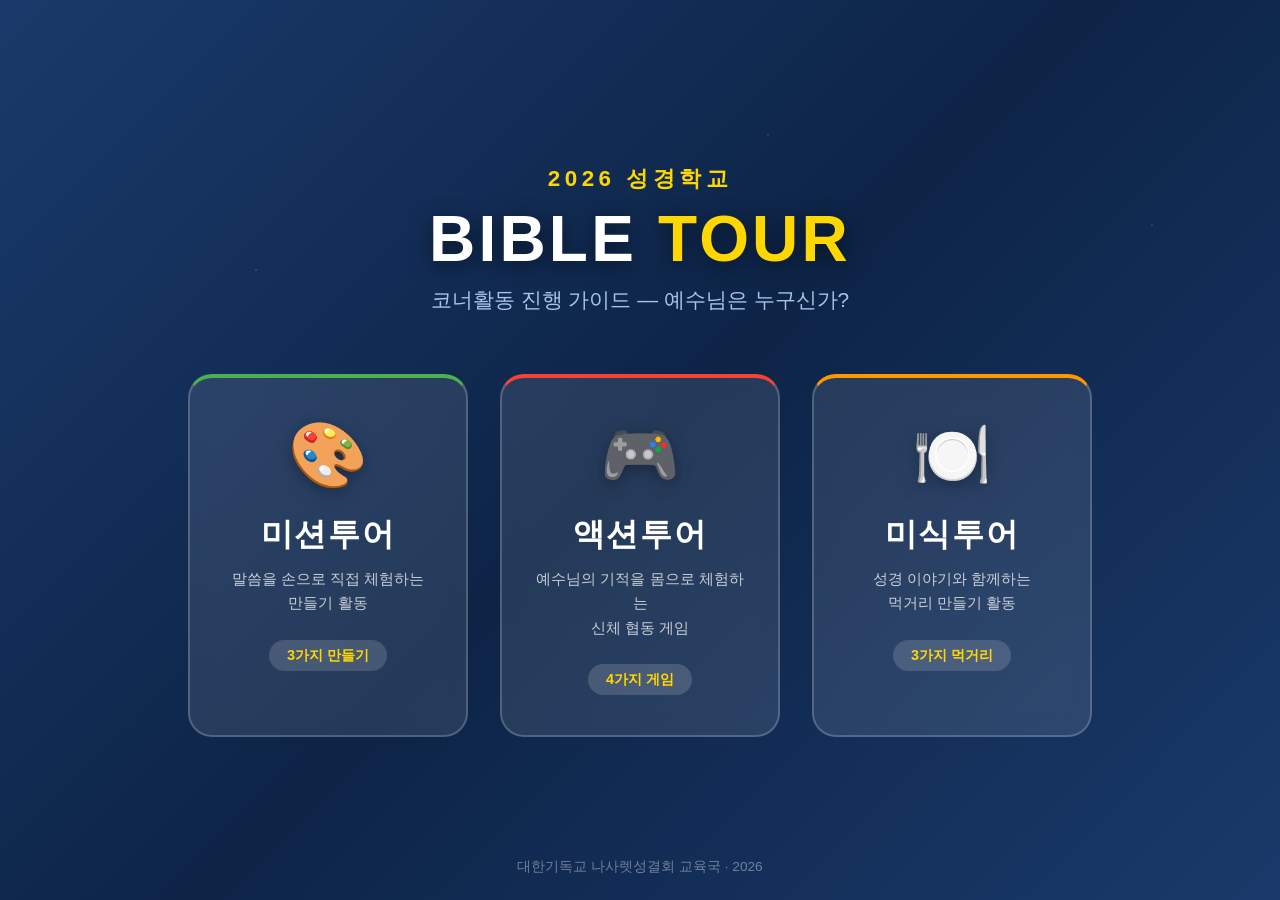
<file: html/index.html>
<!DOCTYPE html>
<html lang="ko">
<head>
<meta charset="UTF-8">
<meta name="viewport" content="width=device-width, initial-scale=1.0">
<title>BIBLE TOUR — 코너활동 진행 가이드</title>
<style>
  * { margin: 0; padding: 0; box-sizing: border-box; }
  body {
    font-family: 'Malgun Gothic', '맑은 고딕', sans-serif;
    background: linear-gradient(135deg, #1a3a6b 0%, #0d2447 50%, #1a3a6b 100%);
    min-height: 100vh;
    display: flex;
    flex-direction: column;
    align-items: center;
    justify-content: center;
    overflow: hidden;
  }
  .stars {
    position: fixed; inset: 0; pointer-events: none;
    background-image:
      radial-gradient(1px 1px at 20% 30%, rgba(255,255,255,0.4) 0%, transparent 100%),
      radial-gradient(1px 1px at 60% 15%, rgba(255,255,255,0.3) 0%, transparent 100%),
      radial-gradient(1px 1px at 80% 60%, rgba(255,255,255,0.4) 0%, transparent 100%),
      radial-gradient(1px 1px at 10% 80%, rgba(255,255,255,0.2) 0%, transparent 100%),
      radial-gradient(2px 2px at 45% 70%, rgba(255,220,100,0.3) 0%, transparent 100%),
      radial-gradient(1px 1px at 90% 25%, rgba(255,255,255,0.3) 0%, transparent 100%);
  }
  .main-title {
    text-align: center;
    margin-bottom: 60px;
    position: relative;
    z-index: 1;
  }
  .main-title .year { color: #ffd700; font-size: 1.4rem; font-weight: 600; letter-spacing: 0.2em; margin-bottom: 8px; }
  .main-title h1 {
    font-size: 4rem;
    font-weight: 900;
    color: #fff;
    text-shadow: 0 4px 20px rgba(0,0,0,0.5);
    letter-spacing: 0.05em;
  }
  .main-title h1 span { color: #ffd700; }
  .main-title .subtitle { color: #a8c4e8; font-size: 1.3rem; margin-top: 10px; }
  .tour-grid {
    display: flex;
    gap: 32px;
    position: relative;
    z-index: 1;
  }
  .tour-card {
    width: 280px;
    background: rgba(255,255,255,0.1);
    backdrop-filter: blur(10px);
    border: 2px solid rgba(255,255,255,0.2);
    border-radius: 24px;
    padding: 40px 28px;
    text-align: center;
    cursor: pointer;
    transition: all 0.3s ease;
    text-decoration: none;
    color: #fff;
    display: flex;
    flex-direction: column;
    align-items: center;
  }
  .tour-card:hover {
    transform: translateY(-8px);
    background: rgba(255,255,255,0.18);
    border-color: rgba(255,255,255,0.5);
    box-shadow: 0 20px 60px rgba(0,0,0,0.4);
  }
  .tour-card .icon {
    font-size: 4rem;
    margin-bottom: 20px;
    filter: drop-shadow(0 4px 8px rgba(0,0,0,0.3));
  }
  .tour-card .tour-name {
    font-size: 2rem;
    font-weight: 900;
    margin-bottom: 10px;
    letter-spacing: 0.05em;
  }
  .tour-card .tour-desc {
    font-size: 0.95rem;
    color: rgba(255,255,255,0.75);
    line-height: 1.6;
    margin-bottom: 24px;
  }
  .tour-card .tour-count {
    background: rgba(255,255,255,0.15);
    border-radius: 20px;
    padding: 6px 18px;
    font-size: 0.9rem;
    color: #ffd700;
    font-weight: 700;
  }
  .card-mission { border-top: 4px solid #4CAF50; }
  .card-action  { border-top: 4px solid #f44336; }
  .card-food    { border-top: 4px solid #FF9800; }
  .card-mission:hover { box-shadow: 0 20px 60px rgba(76,175,80,0.3); }
  .card-action:hover  { box-shadow: 0 20px 60px rgba(244,67,54,0.3); }
  .card-food:hover    { box-shadow: 0 20px 60px rgba(255,152,0,0.3); }
  .footer { position: fixed; bottom: 24px; color: rgba(255,255,255,0.4); font-size: 0.85rem; z-index: 1; }
  @media (max-width: 768px) {
    body { overflow-y: auto; justify-content: flex-start; padding: 48px 0 80px; }
    .main-title { margin-bottom: 32px; }
    .main-title h1 { font-size: 2.8rem; }
    .main-title .year { font-size: 1.1rem; }
    .main-title .subtitle { font-size: 1rem; }
    .tour-grid { flex-direction: column; gap: 14px; width: 100%; padding: 0 20px; }
    .tour-card { width: 100%; padding: 22px 20px; }
    .tour-card .icon { font-size: 3rem; margin-bottom: 12px; }
    .tour-card .tour-name { font-size: 1.5rem; }
    .footer { position: static; margin-top: 32px; text-align: center; }
  }
</style>
</head>
<body>
<div class="stars"></div>

<div class="main-title">
  <div class="year">2026 성경학교</div>
  <h1>BIBLE <span>TOUR</span></h1>
  <div class="subtitle">코너활동 진행 가이드 — 예수님은 누구신가?</div>
</div>

<div class="tour-grid">
  <a class="tour-card card-mission" href="mission-tour.html">
    <div class="icon">🎨</div>
    <div class="tour-name">미션투어</div>
    <div class="tour-desc">말씀을 손으로 직접 체험하는<br>만들기 활동</div>
    <div class="tour-count">3가지 만들기</div>
  </a>
  <a class="tour-card card-action" href="action-tour.html">
    <div class="icon">🎮</div>
    <div class="tour-name">액션투어</div>
    <div class="tour-desc">예수님의 기적을 몸으로 체험하는<br>신체 협동 게임</div>
    <div class="tour-count">4가지 게임</div>
  </a>
  <a class="tour-card card-food" href="food-tour.html">
    <div class="icon">🍽️</div>
    <div class="tour-name">미식투어</div>
    <div class="tour-desc">성경 이야기와 함께하는<br>먹거리 만들기 활동</div>
    <div class="tour-count">3가지 먹거리</div>
  </a>
</div>

<div class="footer">대한기독교 나사렛성결회 교육국 · 2026</div>
</body>
</html>
</file>
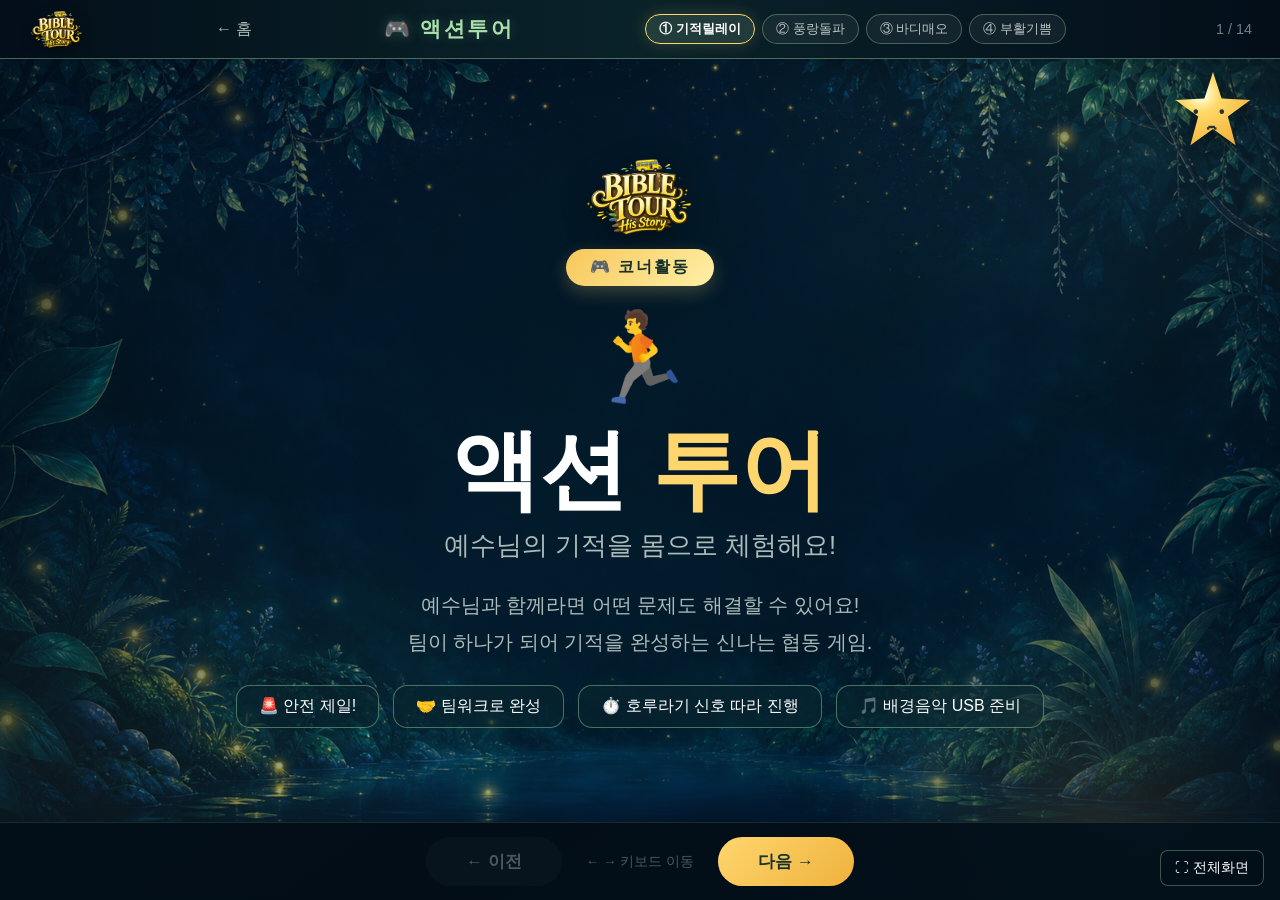
<file: html/action-tour.html>
<!DOCTYPE html>
<html lang="ko">
<head>
<meta charset="UTF-8">
<meta name="viewport" content="width=device-width, initial-scale=1.0">
<title>액션투어 — BIBLE TOUR 2026</title>
<style>
* { margin:0; padding:0; box-sizing:border-box; }
body { font-family:'Malgun Gothic','맑은 고딕',sans-serif; background:#12050a; color:#fff; height:100vh; overflow:hidden; display:flex; flex-direction:column; }
.top-nav { display:flex; align-items:center; justify-content:space-between; padding:12px 32px; background:rgba(0,0,0,.5); border-bottom:2px solid #c0392b; flex-shrink:0; }
.nav-home { color:rgba(255,255,255,.5); text-decoration:none; font-size:1rem; }
.nav-home:hover { color:#fff; }
.nav-title { font-size:1.3rem; font-weight:900; color:#f44336; letter-spacing:.12em; }
.progress-wrap { display:flex; align-items:center; gap:10px; }
.dots-row { display:flex; gap:7px; }
.dot { width:12px; height:12px; border-radius:50%; background:rgba(255,255,255,.18); cursor:pointer; transition:all .3s; }
.dot.active { background:#f44336; transform:scale(1.3); }
.dot.done { background:rgba(244,67,54,.4); }
.slide-ctr { font-size:.9rem; color:rgba(255,255,255,.45); min-width:55px; text-align:right; }
.slide-area { flex:1; position:relative; overflow:hidden; }
.slide { position:absolute; inset:0; display:flex; align-items:center; justify-content:center; opacity:0; transform:translateX(80px); transition:all .4s cubic-bezier(.4,0,.2,1); pointer-events:none; padding:28px 48px; }
.slide.active { opacity:1; transform:translateX(0); pointer-events:all; }
.slide.prev { opacity:0; transform:translateX(-80px); }

.s-cover { flex-direction:column; text-align:center; background:linear-gradient(135deg,#2d0808 0%,#110203 100%); }
.badge { display:inline-block; background:#f44336; color:#fff; font-weight:700; font-size:1rem; padding:8px 24px; border-radius:30px; letter-spacing:.12em; margin-bottom:20px; }
.cover-h1 { font-size:5.5rem; font-weight:900; line-height:1; }
.cover-h1 span { color:#f44336; }
.cover-sub { font-size:1.6rem; color:rgba(255,255,255,.65); margin-top:14px; }
.cover-body { max-width:700px; font-size:1.25rem; line-height:1.85; color:rgba(255,255,255,.8); margin-top:24px; }
.chip-row { display:flex; gap:14px; flex-wrap:wrap; justify-content:center; margin-top:24px; }
.chip { background:rgba(244,67,54,.18); border:1px solid rgba(244,67,54,.4); border-radius:14px; padding:10px 22px; font-size:1rem; }

.s-game-intro { flex-direction:column; align-items:flex-start; background:#100308; }
.act-badge { display:flex; align-items:center; gap:14px; margin-bottom:18px; }
.act-badge .num { width:52px; height:52px; background:#f44336; border-radius:50%; display:flex; align-items:center; justify-content:center; font-size:1.6rem; font-weight:900; flex-shrink:0; }
.act-badge .lbl { font-size:1rem; color:rgba(255,255,255,.5); letter-spacing:.12em; }
.act-h2 { font-size:3.2rem; font-weight:900; line-height:1.15; margin-bottom:18px; }
.act-h2 span { color:#f44336; }
.verse-box { width:100%; background:rgba(244,67,54,.12); border-left:6px solid #f44336; border-radius:0 16px 16px 0; padding:16px 24px; margin-bottom:20px; }
.verse-ref { font-size:.9rem; color:#f44336; font-weight:700; letter-spacing:.1em; margin-bottom:8px; }
.verse-text { font-size:1.2rem; line-height:1.75; color:rgba(255,255,255,.9); }
.obj-label { font-size:.85rem; color:#f44336; font-weight:700; letter-spacing:.15em; margin-bottom:10px; }
.obj-text { font-size:1.25rem; line-height:1.8; color:rgba(255,255,255,.85); }

.s-mat { flex-direction:column; align-items:flex-start; background:#100308; }
.mat-header { margin-bottom:24px; }
.mat-act-label { font-size:.9rem; color:#f44336; font-weight:700; letter-spacing:.12em; margin-bottom:6px; }
.mat-h2 { font-size:3rem; font-weight:900; }
.mat-grid { display:grid; grid-template-columns:repeat(3,1fr); gap:16px; width:100%; }
.mat-card { background:rgba(255,255,255,.06); border:2px solid rgba(244,67,54,.28); border-radius:18px; padding:20px 18px; display:flex; align-items:center; gap:14px; }
.mat-card .m-ico { font-size:2rem; flex-shrink:0; }
.mat-card .m-txt { font-size:1.1rem; line-height:1.5; color:rgba(255,255,255,.9); font-weight:600; }
.mat-card.wide { grid-column:span 3; }
.mat-card.span2 { grid-column:span 2; }

.s-infographic { flex-direction:column; align-items:flex-start; background:#100308; }
.info-header { margin-bottom:18px; }
.info-act-label { font-size:.9rem; color:#f44336; font-weight:700; letter-spacing:.12em; margin-bottom:6px; }
.info-h2 { font-size:2.6rem; font-weight:900; }
.info-flow { display:flex; align-items:stretch; gap:10px; width:100%; flex-wrap:nowrap; }
.flow-card { flex:1; min-width:0; background:rgba(244,67,54,.1); border:2px solid rgba(244,67,54,.3); border-radius:16px; padding:16px 12px; text-align:center; }
.flow-card .f-step { font-size:.75rem; color:#f44336; font-weight:700; letter-spacing:.1em; margin-bottom:8px; }
.flow-card .f-icon { font-size:2.2rem; margin-bottom:8px; }
.flow-card .f-txt { font-size:.95rem; line-height:1.45; color:rgba(255,255,255,.85); font-weight:600; }
.flow-arrow { font-size:1.8rem; color:rgba(244,67,54,.5); flex-shrink:0; display:flex; align-items:center; }
.step-cards { display:flex; gap:14px; width:100%; align-items:stretch; flex:1; }
.step-card {
  flex:1; text-align:center; padding:22px 10px; border-radius:22px;
  border:2px solid rgba(255,255,255,.1); background:rgba(255,255,255,.04);
  display:flex; flex-direction:column; align-items:center; gap:8px;
  transition:all .35s cubic-bezier(.4,0,.2,1);
  opacity:.28; transform:scale(.88);
}
.step-card.done { opacity:.52; transform:scale(.94); border-color:rgba(244,67,54,.35); background:rgba(244,67,54,.09); }
.step-card.active { opacity:1; transform:scale(1.06); border-color:#f44336; background:rgba(244,67,54,.22); box-shadow:0 0 34px rgba(244,67,54,.28); }
.sc-num { width:34px;height:34px; border-radius:50%; background:rgba(255,255,255,.12); display:flex;align-items:center;justify-content:center; font-size:.95rem; font-weight:900; flex-shrink:0; }
.step-card.active .sc-num { background:#f44336; color:#fff; }
.step-card.done .sc-num { background:rgba(244,67,54,.4); }
.sc-icon { display:flex; align-items:center; justify-content:center; width:100%; height:52px; transition:transform .35s; }
.sc-icon svg { width:90%; max-height:52px; }
.step-card.active .sc-icon { transform:scale(1.12); height:58px; }
.sc-label { font-size:.95rem; font-weight:700; color:rgba(255,255,255,.45); transition:all .35s; }
.step-card.active .sc-label { color:#fff; font-size:1.1rem; }
.sc-note { font-size:.78rem; color:rgba(255,255,255,.25); line-height:1.4; transition:color .35s; }
.step-card.active .sc-note { color:rgba(255,255,255,.72); }
.step-card.done .sc-label { color:rgba(255,255,255,.6); }
.step-card.done .sc-note { color:rgba(255,255,255,.4); }
.step-hint { font-size:.82rem; color:rgba(255,255,255,.28); text-align:center; margin-top:8px; letter-spacing:.05em; }
.s-infographic.has-photo .step-cards { flex:0 0 250px; }
.activity-photo { width:min(570px,100%); height:clamp(190px,34vh,380px); margin:14px auto 0; overflow:hidden; border:1px solid rgba(255,255,255,.18); border-radius:18px; box-shadow:0 10px 30px rgba(0,0,0,.28); background:rgba(0,0,0,.24); cursor:zoom-in; }
.activity-photo img { width:100%; height:100%; display:block; object-fit:contain; object-position:center; }
.photo-lightbox { position:fixed; inset:0; z-index:100; display:none; align-items:center; justify-content:center; padding:48px; background:rgba(0,0,0,.88); cursor:zoom-out; }
.photo-lightbox.open { display:flex; }
.photo-lightbox img { max-width:92vw; max-height:86vh; object-fit:contain; border-radius:18px; box-shadow:0 20px 70px rgba(0,0,0,.65); }
.photo-lightbox button { position:absolute; top:20px; right:28px; border:1px solid rgba(255,255,255,.45); border-radius:50%; width:42px; height:42px; color:#fff; background:rgba(0,0,0,.32); font-size:1.5rem; cursor:pointer; }
.s-infographic.has-step-gallery { display:grid; grid-template-columns:minmax(250px,300px) minmax(0,1fr); grid-template-rows:auto minmax(0,1fr) auto; column-gap:28px; row-gap:10px; align-items:stretch; }
.has-step-gallery .info-header { grid-column:1/-1; margin-bottom:0; }
.has-step-gallery .step-cards { grid-column:1; grid-row:2; flex:1; flex-direction:column; gap:10px; min-height:0; }
.has-step-gallery .step-card { min-height:0; padding:10px 14px; display:grid; grid-template-columns:34px 46px minmax(0,1fr); grid-template-rows:1fr 1fr; align-items:center; column-gap:8px; text-align:left; transform:none; cursor:pointer; }
.has-step-gallery .step-card.active { transform:none; }
.has-step-gallery .sc-num { grid-row:1/3; }
.has-step-gallery .sc-icon { grid-row:1/3; width:46px; height:46px; }
.has-step-gallery .sc-icon svg { width:100%; max-height:46px; }
.has-step-gallery .sc-label { align-self:end; font-size:.92rem; }
.has-step-gallery .step-card.active .sc-label { font-size:1rem; }
.has-step-gallery .sc-note { align-self:start; }
.has-step-gallery .step-hint { grid-column:1/-1; grid-row:3; margin-top:0; }
.step-detail { grid-column:2; grid-row:2; min-width:0; min-height:0; display:flex; flex-direction:column; gap:12px; padding:18px; overflow:hidden; border:1px solid rgba(255,255,255,.14); border-radius:22px; background:rgba(255,255,255,.04); box-shadow:0 10px 34px rgba(0,0,0,.18); }
.step-detail-head { display:flex; align-items:baseline; gap:10px; }
.step-detail-num { color:#f44336; font-weight:900; font-size:1rem; }
.step-detail-title { color:#fff; font-size:1.55rem; font-weight:900; }
.step-detail-photo { flex:1; min-height:0; display:flex; align-items:center; justify-content:center; overflow:hidden; border-radius:15px; background:rgba(0,0,0,.25); }
.step-detail-photo img { width:100%; height:100%; object-fit:contain; cursor:zoom-in; }
.step-detail-note { color:rgba(255,255,255,.68); font-size:1.05rem; line-height:1.5; text-align:center; }

.note-box { margin-top:14px; width:100%; background:rgba(255,215,0,.08); border:2px solid rgba(255,215,0,.25); border-radius:14px; padding:16px 22px; font-size:1.05rem; line-height:1.7; color:rgba(255,255,255,.85); }
.note-box strong { color:#ffd700; }

.s-imgfull { flex-direction:column; background:#080108; }
.imgfull-label { font-size:1rem; color:#f44336; font-weight:700; letter-spacing:.12em; margin-bottom:14px; }
.imgfull-wrap { flex:1; display:flex; align-items:center; justify-content:center; width:100%; }
.imgfull-wrap img { max-width:90%; max-height:72vh; border-radius:20px; box-shadow:0 12px 60px rgba(0,0,0,.7); object-fit:contain; }
.imgfull-caption { margin-top:14px; font-size:1.1rem; color:rgba(255,255,255,.6); text-align:center; }

.s-apply { flex-direction:column; align-items:flex-start; background:#100308; }
.apply-act-label { font-size:.9rem; color:#ffd700; font-weight:700; letter-spacing:.12em; margin-bottom:10px; }
.apply-h2 { font-size:2.8rem; font-weight:900; margin-bottom:22px; }
.apply-box { width:100%; background:rgba(255,215,0,.08); border:2px solid rgba(255,215,0,.3); border-radius:16px; padding:22px 28px; }
.apply-label { font-size:.85rem; color:#ffd700; font-weight:700; letter-spacing:.1em; margin-bottom:10px; }
.apply-text { font-size:1.25rem; line-height:1.85; color:rgba(255,255,255,.9); }
.apply-text strong { color:#ffd700; }
.q-row { display:flex; gap:14px; width:100%; margin-top:14px; }
.q-card { flex:1; background:rgba(255,255,255,.05); border:1px solid rgba(255,255,255,.12); border-radius:14px; padding:16px 18px; }
.q-type { font-size:.8rem; color:#f44336; font-weight:700; margin-bottom:8px; }
.q-text { font-size:1.05rem; line-height:1.65; }

.s-finale { flex-direction:column; text-align:center; background:linear-gradient(135deg,#2d0808 0%,#110203 100%); }
.prayer-box { background:rgba(244,67,54,.1); border:2px solid rgba(244,67,54,.3); border-radius:24px; padding:30px 40px; max-width:680px; text-align:center; margin-top:22px; }
.prayer-label { font-size:.9rem; color:#f44336; font-weight:700; letter-spacing:.12em; margin-bottom:14px; }
.prayer-text { font-size:1.2rem; line-height:2; color:rgba(255,255,255,.9); }

.controls { display:flex; align-items:center; justify-content:center; gap:24px; padding:14px; flex-shrink:0; background:rgba(0,0,0,.4); }
.btn { padding:13px 40px; border:none; border-radius:30px; font-size:1.05rem; font-weight:700; font-family:inherit; cursor:pointer; transition:all .2s; }
.btn-prev { background:rgba(255,255,255,.1); color:#fff; }
.btn-prev:hover { background:rgba(255,255,255,.2); }
.btn-next { background:#f44336; color:#fff; }
.btn-next:hover { background:#e53935; transform:scale(1.05); }
.btn:disabled { opacity:.3; cursor:not-allowed; transform:none !important; }
.key-hint { font-size:.85rem; color:rgba(255,255,255,.3); }
.fs-btn { position:fixed; bottom:14px; right:16px; background:rgba(255,255,255,.1); border:1px solid rgba(255,255,255,.2); color:#fff; border-radius:8px; padding:8px 14px; cursor:pointer; font-size:.85rem; font-family:inherit; }
.act-jumps { display:flex; gap:7px; }
.act-jump { background:rgba(255,255,255,.07); border:1.5px solid rgba(255,255,255,.2); color:rgba(255,255,255,.65); border-radius:20px; padding:5px 13px; cursor:pointer; font-size:.82rem; font-family:inherit; transition:all .2s; white-space:nowrap; }
.act-jump:hover { background:rgba(244,67,54,.25); border-color:#f44336; color:#fff; }
.act-jump.on { background:rgba(244,67,54,.25); border-color:#f44336; color:#fff; font-weight:700; }
@media (max-width: 768px) {
  /* NAV */
  .top-nav { padding:8px 12px; gap:6px; flex-wrap:wrap; }
  .brand-lockup { display:none; }
  .nav-title { font-size:.95rem; }
  .act-jumps { gap:4px; order:10; width:100%; justify-content:center; }
  .act-jump { padding:4px 9px; font-size:.7rem; }
  .progress-wrap, .journey-mascot, .key-hint, .fs-btn { display:none !important; }
  /* SLIDES */
  .slide { padding:14px 16px; overflow-y:auto; }
  /* COVER */
  .cover-h1 { font-size:2.6rem; }
  .cover-sub { font-size:.95rem; }
  .cover-body { font-size:.9rem; }
  /* GAME INTRO */
  .act-h2 { font-size:1.9rem; }
  .verse-text { font-size:1.05rem; }
  .obj-text { font-size:1.05rem; }
  /* MATERIALS */
  .mat-h2 { font-size:1.7rem; margin-bottom:16px; }
  .mat-grid { grid-template-columns:1fr 1fr; gap:10px; }
  .mat-card { padding:10px 12px; gap:10px; }
  .mat-card .m-ico { font-size:1.8rem; }
  .mat-card .m-txt { font-size:.9rem; }
  .mat-card.wide { grid-column:span 2; }
  .note-box { font-size:.9rem; padding:12px 16px; }
  /* STEP GALLERY */
  .info-h2, .apply-h2 { font-size:1.7rem; }
  .s-infographic.has-step-gallery {
    inset:0 !important;
    grid-template-columns:1fr !important;
    grid-template-rows:auto auto 1fr auto !important;
    padding:12px 14px 8px !important;
    overflow:hidden !important;
  }
  .has-step-gallery .info-header { margin-bottom:6px; }
  .has-step-gallery .info-h2 { font-size:1.5rem; }
  .has-step-gallery .step-cards {
    grid-column:1 !important; grid-row:2 !important;
    flex-direction:row !important; overflow-x:auto;
    gap:8px; height:100px; max-height:100px;
    padding-bottom:4px; min-height:0; flex-shrink:0;
  }
  .has-step-gallery .step-card {
    min-width:84px; max-width:84px; flex-shrink:0;
    display:flex !important; flex-direction:column !important;
    align-items:center; text-align:center; padding:6px 4px;
  }
  .has-step-gallery .sc-num { grid-row:unset; width:28px; height:28px; font-size:.8rem; }
  .has-step-gallery .sc-icon { grid-row:unset; width:30px; height:30px; }
  .has-step-gallery .sc-icon svg { max-height:30px; }
  .has-step-gallery .sc-label { font-size:.72rem; }
  .has-step-gallery .sc-note { display:none; }
  .has-step-gallery .step-detail {
    grid-column:1 !important; grid-row:3 !important;
    min-height:0; overflow:hidden; padding:12px !important;
    display:flex; flex-direction:column; gap:8px;
  }
  .has-step-gallery .step-hint { grid-column:1 !important; grid-row:4 !important; font-size:.75rem; }
  .step-detail-title { font-size:1.15rem; }
  .step-detail-photo { flex:1; min-height:0; }
  .step-detail-note { font-size:.9rem; }
  .has-step-gallery .step-progress { display:none !important; }
  /* APPLY */
  .q-row { flex-direction:column; }
  /* CONTROLS */
  .controls { padding:8px 12px; gap:10px; }
  .btn { padding:9px 20px; font-size:.9rem; }
  .prayer-box { padding:18px 20px; }
}
</style>
<link rel="stylesheet" href="theme-night-garden.css">
</head>
<body>
<div class="journey-mascot" aria-hidden="true"><span>⌣</span></div>

<div class="top-nav">
  <div class="brand-lockup"><img class="tour-brand-logo" src="img/brand/bible-tour-logo.png" alt="BIBLE TOUR His Story"></div>
  <a class="nav-home" href="index.html">← 홈</a>
  <div class="nav-title">🎮 액션투어</div>
  <div class="act-jumps">
    <button class="act-jump on" onclick="go(1)" id="aj1">① 기적릴레이</button>
    <button class="act-jump" onclick="go(5)" id="aj2">② 풍랑돌파</button>
    <button class="act-jump" onclick="go(7)" id="aj3">③ 바디매오</button>
    <button class="act-jump" onclick="go(9)" id="aj4">④ 부활기쁨</button>
  </div>
  <div class="progress-wrap">
    <div class="dots-row" id="dots"></div>
    <div class="slide-ctr" id="ctr">1 / 14</div>
  </div>
</div>

<div class="slide-area">

<!-- 0. COVER -->
<div class="slide s-cover active" data-i="0">
  <img class="cover-tour-logo" src="img/brand/bible-tour-logo.png" alt="BIBLE TOUR His Story">
  <div class="badge">🎮 코너활동</div>
  <div style="font-size:5.5rem; margin-bottom:16px;">🏃</div>
  <div class="cover-h1">액션 <span>투어</span></div>
  <div class="cover-sub">예수님의 기적을 몸으로 체험해요!</div>
  <div class="cover-body">예수님과 함께라면 어떤 문제도 해결할 수 있어요!<br>팀이 하나가 되어 기적을 완성하는 신나는 협동 게임.</div>
  <div class="chip-row">
    <div class="chip">🚨 안전 제일!</div>
    <div class="chip">🤝 팀워크로 완성</div>
    <div class="chip">⏱️ 호루라기 신호 따라 진행</div>
    <div class="chip">🎵 배경음악 USB 준비</div>
  </div>
</div>

<!-- 1. 게임1 인트로 -->
<div class="slide s-game-intro" data-i="1">
  <div class="act-badge"><div class="num">1</div><div class="lbl">첫번째 게임</div></div>
  <div class="act-h2">최고의 해결사!<br><span>기적의 릴레이</span> 🥄</div>
  <div class="verse-box">
    <div class="verse-ref">📖 요한복음 2장 7절</div>
    <div class="verse-text">예수께서 그들에게 이르시되 항아리에 <strong>물을 채우라</strong> 하신대 그들이 아귀까지 채우니</div>
  </div>
  <div class="obj-label">게임 핵심 메시지</div>
  <div class="obj-text">
    가나 잔칫집 하인들처럼, 팀이 힘을 모아<br>
    <strong style="color:#f44336;">숟가락으로 볼풍공(물)을 날라 빈 항아리를 채워요!</strong><br>
    순종의 발걸음 하나하나가 기적을 만듭니다.
  </div>
</div>

<!-- 2. 게임1 준비물 -->
<div class="slide s-mat" data-i="2">
  <div class="mat-header">
    <div class="mat-act-label">첫번째 게임 — 기적의 릴레이</div>
    <div class="mat-h2">📦 준비물</div>
  </div>
  <div class="mat-grid">
    <div class="mat-card"><div class="m-ico">🥄</div><div class="m-txt">플라스틱 숟가락<br><span style="font-size:.85rem;color:rgba(255,255,255,.5);">인원수+여유분</span></div></div>
    <div class="mat-card"><div class="m-ico">⚪</div><div class="m-txt">볼풍공<br><span style="font-size:.85rem;color:rgba(255,255,255,.5);">흰색/투명, 다수</span></div></div>
    <div class="mat-card"><div class="m-ico">🧺</div><div class="m-txt">바구니 1개<br>긴 통 2개<br><span style="font-size:.85rem;color:rgba(255,255,255,.5);">(항아리 역할)</span></div></div>
    <div class="mat-card"><div class="m-ico">📣</div><div class="m-txt">호루라기</div></div>
    <div class="mat-card"><div class="m-ico">🚧</div><div class="m-txt">기준선 표지판</div></div>
    <div class="mat-card"><div class="m-ico">🎵</div><div class="m-txt">배경음악<br><span style="font-size:.85rem;color:rgba(255,255,255,.5);">USB 참조</span></div></div>
  </div>
</div>

<!-- 3. 게임1 진행 인포그래픽 -->
<div class="slide s-infographic has-step-gallery" data-i="3" data-gallery="action-relay">
  <div class="info-header">
    <div class="info-act-label">첫번째 게임 — 기적의 릴레이</div>
    <div class="info-h2">🎮 게임 진행 방법</div>
  </div>
  <div class="step-cards">
    <div class="step-card active">
      <div class="sc-num">1</div>
      <div class="sc-icon"><svg viewBox="0 0 80 55" xmlns="http://www.w3.org/2000/svg"><circle cx="26" cy="16" r="8" fill="rgba(244,67,54,.5)" stroke="#f44336" stroke-width="1.5"/><rect x="19" y="27" width="14" height="18" rx="4" fill="rgba(244,67,54,.35)" stroke="#f44336" stroke-width="1.5"/><circle cx="54" cy="16" r="8" fill="rgba(244,67,54,.5)" stroke="#f44336" stroke-width="1.5"/><rect x="47" y="27" width="14" height="18" rx="4" fill="rgba(244,67,54,.35)" stroke="#f44336" stroke-width="1.5"/><line x1="8" y1="47" x2="72" y2="47" stroke="rgba(255,255,255,.4)" stroke-width="2" stroke-dasharray="5,3"/><text x="40" y="44" fill="rgba(255,255,255,.5)" font-size="7" text-anchor="middle">출발선</text></svg></div>
      <div class="sc-label">팀 나누기</div>
      <div class="sc-note">출발선에<br>줄 서기</div>
    </div>
    <div class="step-card">
      <div class="sc-num">2</div>
      <div class="sc-icon"><svg viewBox="0 0 80 55" xmlns="http://www.w3.org/2000/svg"><ellipse cx="28" cy="38" rx="16" ry="9" fill="rgba(200,150,80,.3)" stroke="rgba(200,150,80,.6)" stroke-width="1.5"/><ellipse cx="28" cy="31" rx="16" ry="5" fill="rgba(200,150,80,.4)" stroke="rgba(200,150,80,.7)" stroke-width="1.5"/><circle cx="24" cy="25" r="5" fill="rgba(255,255,255,.3)" stroke="rgba(255,255,255,.5)" stroke-width="1.5"/><circle cx="32" cy="25" r="5" fill="rgba(255,255,255,.3)" stroke="rgba(255,255,255,.5)" stroke-width="1.5"/><line x1="13" y1="12" x2="19" y2="25" stroke="#ccc" stroke-width="2"/><line x1="23" y1="10" x2="24" y2="20" stroke="#ccc" stroke-width="2"/><text x="28" y="44" fill="rgba(200,150,80,.8)" font-size="6" text-anchor="middle">바구니</text><rect x="49" y="20" width="24" height="10" rx="3" fill="rgba(200,150,80,.4)" stroke="rgba(200,150,80,.7)" stroke-width="1.5"/><circle cx="61" cy="14" r="6" fill="rgba(255,255,255,.25)" stroke="rgba(255,255,255,.5)" stroke-width="1.5"/><text x="61" y="38" fill="rgba(200,150,80,.8)" font-size="6" text-anchor="middle">숟가락</text></svg></div>
      <div class="sc-label">도구 확인</div>
      <div class="sc-note">바구니·볼풍공<br>숟가락</div>
    </div>
    <div class="step-card">
      <div class="sc-num">3</div>
      <div class="sc-icon"><svg viewBox="0 0 80 55" xmlns="http://www.w3.org/2000/svg"><ellipse cx="35" cy="28" rx="22" ry="20" fill="rgba(244,67,54,.15)" stroke="rgba(244,67,54,.5)" stroke-width="1.5"/><line x1="35" y1="4" x2="35" y2="8" stroke="#f44336" stroke-width="2.5"/><line x1="35" y1="8" x2="35" y2="28" stroke="rgba(244,67,54,.5)" stroke-width="1.5"/><path d="M20,22 Q35,38 50,22" fill="none" stroke="#f44336" stroke-width="2"/><text x="35" y="32" fill="#f44336" font-size="10" text-anchor="middle" font-weight="bold">GO!</text><polygon points="58,22 70,28 58,34" fill="#ffd700" opacity=".8"/></svg></div>
      <div class="sc-label">출발 신호!</div>
      <div class="sc-note">호루라기 후<br>숟가락으로 이동</div>
    </div>
    <div class="step-card">
      <div class="sc-num">4</div>
      <div class="sc-icon"><svg viewBox="0 0 80 55" xmlns="http://www.w3.org/2000/svg"><circle cx="40" cy="32" r="8" fill="rgba(255,255,255,.25)" stroke="rgba(255,255,255,.5)" stroke-width="1.5"/><path d="M28,14 Q18,22 22,33" fill="none" stroke="rgba(244,67,54,.7)" stroke-width="2" stroke-dasharray="3,2"/><polygon points="19,32 25,38 26,30" fill="rgba(244,67,54,.7)"/><path d="M52,14 Q62,22 58,33" fill="none" stroke="rgba(76,175,80,.7)" stroke-width="2"/><polygon points="61,32 55,38 54,30" fill="rgba(76,175,80,.7)"/><text x="40" y="20" fill="rgba(244,67,54,.9)" font-size="14" text-anchor="middle">↓</text><text x="40" y="51" fill="rgba(76,175,80,.9)" font-size="7" text-anchor="middle">다시 줍고 계속!</text></svg></div>
      <div class="sc-label">떨어뜨리면</div>
      <div class="sc-note">다시 줍고<br>계속!</div>
    </div>
    <div class="step-card">
      <div class="sc-num">5</div>
      <div class="sc-icon"><svg viewBox="0 0 80 55" xmlns="http://www.w3.org/2000/svg"><polygon points="40,5 45,18 60,18 48,27 52,40 40,32 28,40 32,27 20,18 35,18" fill="rgba(255,215,0,.8)" stroke="#ffd700" stroke-width="1.5"/><ellipse cx="40" cy="47" rx="18" ry="6" fill="rgba(255,215,0,.2)" stroke="rgba(255,215,0,.4)" stroke-width="1"/><line x1="40" y1="40" x2="40" y2="44" stroke="#ffd700" stroke-width="2"/></svg></div>
      <div class="sc-label">더 많이 채운 팀!</div>
      <div class="sc-note">제한시간 안에<br>승리!</div>
    </div>
  </div>
  <div class="step-hint">→ 키로 다음 단계 &nbsp;|&nbsp; 안전: 아이들 간 적정 간격 유지 · 손 대지 않고 숟가락만 사용!</div>
  <div class="step-detail"><div class="step-detail-head"><span class="step-detail-num">01</span><span class="step-detail-title"></span></div><div class="step-detail-photo"><img class="step-detail-img" alt=""></div><div class="step-detail-note"></div></div>
</div>

<!-- 4. 게임1 교육 포인트 -->
<div class="slide s-apply" data-i="4">
  <div class="apply-act-label">첫번째 게임 마무리</div>
  <div class="apply-h2">🎯 교육 포인트 &amp; 마무리</div>
  <div class="apply-box">
    <div class="apply-label">💬 마무리 멘트</div>
    <div class="apply-text">
      오늘 우리가 체험한 이 게임처럼, 잔칫집의 하인들도<br>
      예수님 말씀에 따라 항아리에 물을 가득 채웠어요.<br>
      평범한 물이었지만, <strong>예수님의 말씀에 끝까지 순종했을 때<br>
      세상에서 가장 맛있는 포도주로 변하는 기적이 일어났어요!</strong><br><br>
      막막하고 어려운 문제가 생길 때, 최고의 해결사이신<br>
      예수님께 나아가세요. 마음을 모아 순종할 때, 기적이 일어납니다!
    </div>
  </div>
  <div class="q-row">
    <div class="q-card"><div class="q-type">🔍 나눔 질문</div><div class="q-text">"오늘 게임에서 가장 힘들었던 순간은? 그때 어떻게 했나요?"</div></div>
    <div class="q-card"><div class="q-type">❤️ 적용 질문</div><div class="q-text">"예수님께 맡기고 싶은 나의 '항아리 빈 곳'은 무엇인가요?"</div></div>
  </div>
</div>

<!-- 5. 게임2 인트로 -->
<div class="slide s-game-intro" data-i="5">
  <div class="act-badge"><div class="num">2</div><div class="lbl">두번째 게임</div></div>
  <div class="act-h2">풍랑을 뚫고<br><span>전진하라!</span> 🌊</div>
  <div class="verse-box">
    <div class="verse-ref">📖 마태복음 8장 26절</div>
    <div class="verse-text"><strong>"잠잠하라 고요하라"</strong> — 예수께서 바람과 바다를 꾸짖으시니 아주 잔잔하게 되거늘</div>
  </div>
  <div class="obj-label">게임 핵심 메시지</div>
  <div class="obj-text">
    예수님과 함께라면 큰 풍랑도 이겨낼 수 있어요!<br>
    발판(원형 박스 조각)을 이어가며 <strong style="color:#f44336;">팀이 함께 목적지까지</strong> 건너가는 협동 게임.
  </div>
</div>

<!-- 6. 게임2 진행 -->
<div class="slide s-infographic has-step-gallery" data-i="6" data-gallery="action-storm">
  <div class="info-header">
    <div class="info-act-label">두번째 게임 — 풍랑을 뚫고 전진</div>
    <div class="info-h2">🎮 게임 진행 방법</div>
  </div>
  <div class="step-cards">
    <div class="step-card active">
      <div class="sc-num">1</div>
      <div class="sc-icon"><svg viewBox="0 0 80 55" xmlns="http://www.w3.org/2000/svg"><line x1="10" y1="44" x2="70" y2="44" stroke="rgba(255,255,255,.4)" stroke-width="2" stroke-dasharray="5,3"/><line x1="10" y1="10" x2="70" y2="10" stroke="rgba(255,255,255,.4)" stroke-width="2" stroke-dasharray="5,3"/><text x="8" y="9" fill="rgba(255,255,255,.5)" font-size="7">출발</text><text x="58" y="9" fill="rgba(255,255,255,.5)" font-size="7">도착</text><circle cx="22" cy="28" r="7" fill="rgba(244,67,54,.5)" stroke="#f44336" stroke-width="1.5"/><rect x="16" y="37" width="12" height="13" rx="3" fill="rgba(244,67,54,.3)" stroke="#f44336" stroke-width="1.5"/><circle cx="40" cy="28" r="7" fill="rgba(244,67,54,.5)" stroke="#f44336" stroke-width="1.5"/><rect x="34" y="37" width="12" height="13" rx="3" fill="rgba(244,67,54,.3)" stroke="#f44336" stroke-width="1.5"/><rect x="57" y="18" width="14" height="36" rx="3" fill="rgba(255,152,0,.4)" stroke="rgba(255,152,0,.8)" stroke-width="1.5"/></svg></div>
      <div class="sc-label">준비</div>
      <div class="sc-note">출발·도착선 설정<br>팀 나누기</div>
    </div>
    <div class="step-card">
      <div class="sc-num">2</div>
      <div class="sc-icon"><svg viewBox="0 0 80 55" xmlns="http://www.w3.org/2000/svg"><circle cx="22" cy="14" r="8" fill="rgba(244,67,54,.5)" stroke="#f44336" stroke-width="1.5"/><rect x="16" y="24" width="12" height="16" rx="3" fill="rgba(244,67,54,.35)" stroke="#f44336" stroke-width="1.5"/><rect x="12" y="38" width="8" height="12" rx="2" fill="rgba(244,67,54,.3)" stroke="#f44336" stroke-width="1"/><rect x="26" y="38" width="8" height="12" rx="2" fill="rgba(244,67,54,.3)" stroke="#f44336" stroke-width="1"/><rect x="32" y="22" width="18" height="12" rx="3" fill="rgba(255,152,0,.5)" stroke="rgba(255,152,0,.8)" stroke-width="1.5"/><rect x="55" y="28" width="18" height="12" rx="3" fill="rgba(255,152,0,.4)" stroke="rgba(255,152,0,.7)" stroke-width="1.5"/><line x1="50" y1="28" x2="55" y2="34" stroke="rgba(244,67,54,.6)" stroke-width="2" stroke-dasharray="2,2"/></svg></div>
      <div class="sc-label">개인전</div>
      <div class="sc-note">발판 1개씩<br>직접 이어가기</div>
    </div>
    <div class="step-card">
      <div class="sc-num">3</div>
      <div class="sc-icon"><svg viewBox="0 0 80 55" xmlns="http://www.w3.org/2000/svg"><circle cx="22" cy="12" r="7" fill="rgba(244,67,54,.5)" stroke="#f44336" stroke-width="1.5"/><circle cx="40" cy="12" r="7" fill="rgba(244,67,54,.5)" stroke="#f44336" stroke-width="1.5"/><circle cx="58" cy="12" r="7" fill="rgba(244,67,54,.5)" stroke="#f44336" stroke-width="1.5"/><rect x="12" y="22" width="56" height="18" rx="4" fill="rgba(255,152,0,.4)" stroke="rgba(255,152,0,.8)" stroke-width="2"/><text x="40" y="35" fill="rgba(255,152,0,.9)" font-size="8" text-anchor="middle" font-weight="bold">공유 발판</text><line x1="16" y1="40" x2="16" y2="50" stroke="rgba(244,67,54,.5)" stroke-width="2"/><line x1="40" y1="40" x2="40" y2="50" stroke="rgba(244,67,54,.5)" stroke-width="2"/><line x1="64" y1="40" x2="64" y2="50" stroke="rgba(244,67,54,.5)" stroke-width="2"/></svg></div>
      <div class="sc-label">팀전</div>
      <div class="sc-note">큰 발판 공유<br>팀원 모두 함께!</div>
    </div>
    <div class="step-card">
      <div class="sc-num">4</div>
      <div class="sc-icon"><svg viewBox="0 0 80 55" xmlns="http://www.w3.org/2000/svg"><rect x="22" y="18" width="36" height="28" rx="4" fill="rgba(255,152,0,.3)" stroke="rgba(255,152,0,.8)" stroke-width="2"/><text x="40" y="38" fill="rgba(255,152,0,.9)" font-size="20" text-anchor="middle" font-weight="bold">!</text><text x="40" y="14" fill="rgba(255,152,0,.8)" font-size="10" text-anchor="middle">⚠</text><circle cx="22" cy="14" r="6" fill="rgba(244,67,54,.5)" stroke="#f44336" stroke-width="1.5"/><line x1="26" y1="47" x2="6" y2="55" stroke="rgba(244,67,54,.6)" stroke-width="1.5" stroke-dasharray="3,2"/><text x="6" y="50" fill="rgba(255,255,255,.5)" font-size="6">OUT!</text></svg></div>
      <div class="sc-label">규칙</div>
      <div class="sc-note">발판 밖 밟으면<br>출발 다시!</div>
    </div>
    <div class="step-card">
      <div class="sc-num">5</div>
      <div class="sc-icon"><svg viewBox="0 0 80 55" xmlns="http://www.w3.org/2000/svg"><polygon points="40,5 45,18 60,18 48,27 52,40 40,32 28,40 32,27 20,18 35,18" fill="rgba(255,215,0,.8)" stroke="#ffd700" stroke-width="1.5"/><ellipse cx="40" cy="47" rx="18" ry="6" fill="rgba(255,215,0,.2)" stroke="rgba(255,215,0,.4)" stroke-width="1"/><line x1="40" y1="40" x2="40" y2="44" stroke="#ffd700" stroke-width="2"/></svg></div>
      <div class="sc-label">전원 먼저 도착!</div>
      <div class="sc-note">팀 전원 도착<br>먼저 한 팀 승리</div>
    </div>
  </div>
  <div class="step-hint">→ 키로 다음 단계 &nbsp;|&nbsp; 발판 = 예수님과 함께하는 한 걸음 · 풍랑(바닥) = 두려움과 문제</div>
  <div class="step-detail"><div class="step-detail-head"><span class="step-detail-num">01</span><span class="step-detail-title"></span></div><div class="step-detail-photo"><img class="step-detail-img" alt=""></div><div class="step-detail-note"></div></div>
</div>

<!-- 7. 게임3 인트로 -->
<div class="slide s-game-intro" data-i="7">
  <div class="act-badge"><div class="num">3</div><div class="lbl">세번째 게임</div></div>
  <div class="act-h2">바디매오의<br><span>간절한 외침!</span> 🙏</div>
  <div class="verse-box">
    <div class="verse-ref">📖 누가복음 18장 38절</div>
    <div class="verse-text">그가 외쳐 이르되 <strong>"다윗의 자손 예수여 나를 불쌍히 여기소서!"</strong></div>
  </div>
  <div class="obj-label">게임 핵심 메시지</div>
  <div class="obj-text">
    앞을 못 보는 절망 속에서도 예수님만을 향해 외쳤던 바디매오처럼,<br>
    <strong style="color:#f44336;">안대를 쓰고 팀원 목소리만 믿고 바구니에 볼풍공을 던지는</strong> 팀 대항 게임!
  </div>
</div>

<!-- 8. 게임3 진행 -->
<div class="slide s-infographic has-step-gallery" data-i="8" data-gallery="action-bartimaeus">
  <div class="info-header">
    <div class="info-act-label">세번째 게임 — 바디매오의 간절한 외침</div>
    <div class="info-h2">🎮 게임 진행 방법</div>
  </div>
  <div class="step-cards">
    <div class="step-card active">
      <div class="sc-num">1</div>
      <div class="sc-icon"><svg viewBox="0 0 80 55" xmlns="http://www.w3.org/2000/svg"><circle cx="40" cy="22" r="14" fill="rgba(244,67,54,.2)" stroke="rgba(244,67,54,.5)" stroke-width="1.5"/><rect x="26" y="18" width="28" height="8" rx="4" fill="rgba(244,67,54,.6)" stroke="#f44336" stroke-width="1.5"/><rect x="23" y="17" width="5" height="10" rx="2" fill="rgba(180,50,30,.7)"/><rect x="52" y="17" width="5" height="10" rx="2" fill="rgba(180,50,30,.7)"/><path d="M28,28 Q40,35 52,28" fill="none" stroke="rgba(244,67,54,.5)" stroke-width="1.5"/><text x="40" y="47" fill="rgba(255,255,255,.5)" font-size="7" text-anchor="middle">실명 체험</text></svg></div>
      <div class="sc-label">안대 착용</div>
      <div class="sc-note">던지는 사람<br>실명 체험</div>
    </div>
    <div class="step-card">
      <div class="sc-num">2</div>
      <div class="sc-icon"><svg viewBox="0 0 80 55" xmlns="http://www.w3.org/2000/svg"><ellipse cx="52" cy="22" rx="20" ry="14" fill="rgba(244,67,54,.15)" stroke="rgba(244,67,54,.5)" stroke-width="1.5"/><path d="M36,16 Q52,10 68,16 L68,28 Q52,34 36,28 Z" fill="rgba(244,67,54,.2)" stroke="rgba(244,67,54,.6)" stroke-width="1.5"/><text x="52" y="26" fill="#f44336" font-size="9" text-anchor="middle" font-weight="bold">이쪽!</text><circle cx="18" cy="22" r="10" fill="rgba(244,67,54,.2)" stroke="rgba(244,67,54,.4)" stroke-width="1.5"/><rect x="12" y="16" width="12" height="12" rx="3" fill="rgba(244,67,54,.4)"/><line x1="28" y1="22" x2="34" y2="22" stroke="rgba(244,67,54,.6)" stroke-width="1.5"/><polygon points="32,19 36,22 32,25" fill="rgba(244,67,54,.6)"/></svg></div>
      <div class="sc-label">방향 안내</div>
      <div class="sc-note">팀원들이<br>"이쪽이에요!" 외침</div>
    </div>
    <div class="step-card">
      <div class="sc-num">3</div>
      <div class="sc-icon"><svg viewBox="0 0 80 55" xmlns="http://www.w3.org/2000/svg"><circle cx="22" cy="28" r="10" fill="rgba(255,255,255,.3)" stroke="rgba(255,255,255,.6)" stroke-width="2"/><rect x="18" y="22" width="8" height="8" rx="2" fill="rgba(244,67,54,.6)"/><line x1="32" y1="22" x2="50" y2="22" stroke="rgba(255,255,255,.4)" stroke-width="2" stroke-dasharray="3,2"/><polygon points="48,18 58,22 48,26" fill="rgba(255,255,255,.6)"/><ellipse cx="62" cy="37" rx="12" ry="10" fill="rgba(200,150,80,.3)" stroke="rgba(200,150,80,.6)" stroke-width="1.5"/><ellipse cx="62" cy="32" rx="12" ry="5" fill="rgba(200,150,80,.4)" stroke="rgba(200,150,80,.7)" stroke-width="1.5"/></svg></div>
      <div class="sc-label">볼풍공 던지기!</div>
      <div class="sc-note">소리만 믿고<br>던지기!</div>
    </div>
    <div class="step-card">
      <div class="sc-num">4</div>
      <div class="sc-icon"><svg viewBox="0 0 80 55" xmlns="http://www.w3.org/2000/svg"><polygon points="40,5 45,18 60,18 48,27 52,40 40,32 28,40 32,27 20,18 35,18" fill="rgba(255,215,0,.8)" stroke="#ffd700" stroke-width="1.5"/><ellipse cx="40" cy="47" rx="18" ry="6" fill="rgba(255,215,0,.2)" stroke="rgba(255,215,0,.4)" stroke-width="1"/><line x1="40" y1="40" x2="40" y2="44" stroke="#ffd700" stroke-width="2"/></svg></div>
      <div class="sc-label">더 많이 넣은 팀!</div>
      <div class="sc-note">시간 내<br>승리!</div>
    </div>
  </div>
  <div class="step-hint">→ 키로 다음 단계 &nbsp;|&nbsp; 안대=실명 · 볼풍공=외침 · 바구니=예수님 &nbsp; 안대 착용 시 보조 교사 옆 배치!</div>
  <div class="step-detail"><div class="step-detail-head"><span class="step-detail-num">01</span><span class="step-detail-title"></span></div><div class="step-detail-photo"><img class="step-detail-img" alt=""></div><div class="step-detail-note"></div></div>
</div>

<!-- 9. 게임4 인트로 -->
<div class="slide s-game-intro" data-i="9">
  <div class="act-badge"><div class="num">4</div><div class="lbl">네번째 게임</div></div>
  <div class="act-h2">점점 커지는<br><span>부활의 기쁨!</span> 🎈</div>
  <div class="verse-box">
    <div class="verse-ref">📖 누가복음 24장 9절</div>
    <div class="verse-text">무덤에서 돌아가 이 모든 것을 열한 사도와 <strong>다른 모든 이에게 알리니</strong></div>
  </div>
  <div class="obj-label">게임 핵심 메시지</div>
  <div class="obj-text">
    부활 소식을 들은 여인들이 달려가 기쁨을 전했던 것처럼,<br>
    팀원이 한 명씩 <strong style="color:#f44336;">풍선(부활의 기쁨)을 더해가며</strong> 온 세상에 전하는 릴레이!
  </div>
</div>

<!-- 10. 게임4 진행 -->
<div class="slide s-infographic has-step-gallery" data-i="10" data-gallery="action-resurrection">
  <div class="info-header">
    <div class="info-act-label">네번째 게임 — 점점 커지는 부활의 기쁨</div>
    <div class="info-h2">🎮 게임 진행 방법</div>
  </div>
  <div class="step-cards">
    <div class="step-card active">
      <div class="sc-num">1</div>
      <div class="sc-icon"><svg viewBox="0 0 80 55" xmlns="http://www.w3.org/2000/svg"><ellipse cx="22" cy="37" rx="14" ry="9" fill="rgba(200,150,80,.3)" stroke="rgba(200,150,80,.6)" stroke-width="1.5"/><ellipse cx="22" cy="30" rx="14" ry="5" fill="rgba(200,150,80,.4)" stroke="rgba(200,150,80,.7)" stroke-width="1.5"/><ellipse cx="36" cy="20" rx="10" ry="13" fill="rgba(244,67,54,.5)" stroke="#f44336" stroke-width="1.5"/><line x1="36" y1="33" x2="36" y2="37" stroke="#f44336" stroke-width="1.5"/><ellipse cx="55" cy="22" rx="9" ry="11" fill="rgba(255,152,0,.5)" stroke="rgba(255,152,0,.8)" stroke-width="1.5"/><line x1="55" y1="33" x2="55" y2="37" stroke="rgba(255,152,0,.8)" stroke-width="1.5"/><ellipse cx="70" cy="24" rx="8" ry="10" fill="rgba(76,175,80,.5)" stroke="#4CAF50" stroke-width="1.5"/><line x1="70" y1="34" x2="70" y2="37" stroke="#4CAF50" stroke-width="1.5"/></svg></div>
      <div class="sc-label">풍선 준비</div>
      <div class="sc-note">출발선 바구니에<br>풍선 가득</div>
    </div>
    <div class="step-card">
      <div class="sc-num">2</div>
      <div class="sc-icon"><svg viewBox="0 0 80 55" xmlns="http://www.w3.org/2000/svg"><circle cx="35" cy="20" r="8" fill="rgba(244,67,54,.5)" stroke="#f44336" stroke-width="1.5"/><rect x="29" y="30" width="12" height="16" rx="3" fill="rgba(244,67,54,.35)" stroke="#f44336" stroke-width="1.5"/><ellipse cx="55" cy="15" rx="9" ry="11" fill="rgba(244,67,54,.5)" stroke="#f44336" stroke-width="1.5"/><line x1="55" y1="26" x2="55" y2="36" stroke="#f44336" stroke-width="1.5"/><text x="55" y="12" fill="white" font-size="10" text-anchor="middle" font-weight="bold">1</text><line x1="37" y1="46" x2="65" y2="46" stroke="rgba(255,255,255,.3)" stroke-width="1.5" stroke-dasharray="4,3"/><polygon points="48,36 55,28 62,36" fill="rgba(244,67,54,.4)" stroke="rgba(244,67,54,.6)" stroke-width="1"/></svg></div>
      <div class="sc-label">1번 주자</div>
      <div class="sc-note">풍선 1개<br>들고 달리기</div>
    </div>
    <div class="step-card">
      <div class="sc-num">3</div>
      <div class="sc-icon"><svg viewBox="0 0 80 55" xmlns="http://www.w3.org/2000/svg"><ellipse cx="20" cy="26" rx="8" ry="10" fill="rgba(244,67,54,.5)" stroke="#f44336" stroke-width="1.5"/><line x1="20" y1="36" x2="20" y2="42" stroke="#f44336" stroke-width="1.5"/><ellipse cx="36" cy="22" rx="8" ry="10" fill="rgba(255,152,0,.5)" stroke="rgba(255,152,0,.8)" stroke-width="1.5"/><line x1="36" y1="32" x2="36" y2="42" stroke="rgba(255,152,0,.8)" stroke-width="1.5"/><ellipse cx="52" cy="18" rx="8" ry="10" fill="rgba(76,175,80,.5)" stroke="#4CAF50" stroke-width="1.5"/><line x1="52" y1="28" x2="52" y2="42" stroke="#4CAF50" stroke-width="1.5"/><text x="65" y="22" fill="rgba(255,215,0,.9)" font-size="14" text-anchor="middle" font-weight="bold">+1</text><text x="40" y="52" fill="rgba(255,255,255,.5)" font-size="7" text-anchor="middle">주자마다 +1</text></svg></div>
      <div class="sc-label">점점 늘어나요!</div>
      <div class="sc-note">2개, 3개…<br>주자마다 +1</div>
    </div>
    <div class="step-card">
      <div class="sc-num">4</div>
      <div class="sc-icon"><svg viewBox="0 0 80 55" xmlns="http://www.w3.org/2000/svg"><ellipse cx="40" cy="22" rx="10" ry="12" fill="rgba(244,67,54,.4)" stroke="#f44336" stroke-width="1.5"/><line x1="40" y1="34" x2="40" y2="38" stroke="#f44336" stroke-width="1.5"/><line x1="28" y1="38" x2="52" y2="38" stroke="rgba(255,255,255,.3)" stroke-width="1" stroke-dasharray="3,2"/><line x1="32" y1="14" x2="48" y2="30" stroke="rgba(255,50,50,.7)" stroke-width="2.5"/><line x1="48" y1="14" x2="32" y2="30" stroke="rgba(255,50,50,.7)" stroke-width="2.5"/><path d="M20,48 Q40,38 60,48" fill="none" stroke="#4CAF50" stroke-width="2"/><polygon points="57,44 62,52 64,44" fill="#4CAF50"/><text x="40" y="53" fill="rgba(76,175,80,.8)" font-size="6" text-anchor="middle">다시 담고 계속!</text></svg></div>
      <div class="sc-label">떨어지면</div>
      <div class="sc-note">다시 담아서<br>계속!</div>
    </div>
    <div class="step-card">
      <div class="sc-num">5</div>
      <div class="sc-icon"><svg viewBox="0 0 80 55" xmlns="http://www.w3.org/2000/svg"><polygon points="40,5 45,18 60,18 48,27 52,40 40,32 28,40 32,27 20,18 35,18" fill="rgba(255,215,0,.8)" stroke="#ffd700" stroke-width="1.5"/><ellipse cx="40" cy="47" rx="18" ry="6" fill="rgba(255,215,0,.2)" stroke="rgba(255,215,0,.4)" stroke-width="1"/><line x1="40" y1="40" x2="40" y2="44" stroke="#ffd700" stroke-width="2"/></svg></div>
      <div class="sc-label">더 많은 풍선!</div>
      <div class="sc-note">시간 내<br>더 많이 모은 팀</div>
    </div>
  </div>
  <div class="step-hint">→ 키로 다음 단계 &nbsp;|&nbsp; 풍선 = 부활의 기쁨 · 나눌수록 커집니다!</div>
  <div class="step-detail"><div class="step-detail-head"><span class="step-detail-num">01</span><span class="step-detail-title"></span></div><div class="step-detail-photo"><img class="step-detail-img" alt=""></div><div class="step-detail-note"></div></div>
</div>

<!-- 11. 주의사항 총정리 -->
<div class="slide s-mat" data-i="11">
  <div class="mat-header">
    <div class="mat-act-label">액션투어 전체 공통</div>
    <div class="mat-h2">⚠️ 안전 &amp; 진행 가이드</div>
  </div>
  <div style="display:grid; grid-template-columns:1fr 1fr; gap:18px; width:100%;">
    <div style="background:rgba(244,67,54,.1); border:2px solid rgba(244,67,54,.3); border-radius:18px; padding:22px 24px;">
      <div style="color:#f44336; font-size:1rem; font-weight:700; margin-bottom:14px;">🚨 안전 수칙</div>
      <div style="font-size:1.1rem; line-height:2;">
        ① 아이들 간 적정 간격 유지<br>
        ② 발판 위에서 뛰지 않기<br>
        ③ 안대 착용 시 옆에 보조 교사 배치<br>
        ④ 풍선 알레르기 사전 확인
      </div>
    </div>
    <div style="background:rgba(255,152,0,.1); border:2px solid rgba(255,152,0,.3); border-radius:18px; padding:22px 24px;">
      <div style="color:#ffb74d; font-size:1rem; font-weight:700; margin-bottom:14px;">🎯 진행 팁</div>
      <div style="font-size:1.1rem; line-height:2;">
        ① 게임 전 규칙을 명확히 설명<br>
        ② 배경음악으로 분위기 조성<br>
        ③ 속도보다 팀워크 강조<br>
        ④ 승패보다 참여 과정에 집중
      </div>
    </div>
    <div style="background:rgba(76,175,80,.1); border:2px solid rgba(76,175,80,.3); border-radius:18px; padding:22px 24px; grid-column:span 2;">
      <div style="color:#4CAF50; font-size:1rem; font-weight:700; margin-bottom:10px;">💬 게임 후 공통 마무리 멘트</div>
      <div style="font-size:1.15rem; line-height:1.8; color:rgba(255,255,255,.9);">"오늘 게임을 통해 예수님이 우리 삶의 <strong style="color:#4CAF50;">최고의 해결사</strong>이심을 느꼈나요?<br>어떤 문제 앞에서도 <strong style="color:#4CAF50;">예수님께 먼저 나아가는</strong> 친구들이 됩시다!"</div>
    </div>
  </div>
</div>

<!-- 12. 교육 효과 -->
<div class="slide s-apply" data-i="12">
  <div class="apply-act-label">액션투어 — 교육 &amp; 기대효과</div>
  <div class="apply-h2">📚 교육 &amp; 기대효과</div>
  <div style="display:grid; grid-template-columns:1fr 1fr; gap:16px; width:100%;">
    <div style="background:rgba(244,67,54,.1); border:2px solid rgba(244,67,54,.25); border-radius:16px; padding:20px 22px;">
      <div style="color:#f44336; font-size:1rem; font-weight:700; margin-bottom:12px;">1️⃣ 순종의 가치 학습</div>
      <div style="font-size:1.05rem; line-height:1.7;">말씀에 끝까지 반응한 하인들의 믿음을 체험합니다.</div>
    </div>
    <div style="background:rgba(244,67,54,.1); border:2px solid rgba(244,67,54,.25); border-radius:16px; padding:20px 22px;">
      <div style="color:#f44336; font-size:1rem; font-weight:700; margin-bottom:12px;">2️⃣ 공동체 의식</div>
      <div style="font-size:1.05rem; line-height:1.7;">함께 협동하여 기적을 완성하는 기쁨을 누립니다.</div>
    </div>
    <div style="background:rgba(244,67,54,.1); border:2px solid rgba(244,67,54,.25); border-radius:16px; padding:20px 22px;">
      <div style="color:#f44336; font-size:1rem; font-weight:700; margin-bottom:12px;">3️⃣ 예수님 신뢰</div>
      <div style="font-size:1.05rem; line-height:1.7;">우리 삶의 결핍을 채워 주시는 예수님을 신뢰하게 됩니다.</div>
    </div>
    <div style="background:rgba(244,67,54,.1); border:2px solid rgba(244,67,54,.25); border-radius:16px; padding:20px 22px;">
      <div style="color:#f44336; font-size:1rem; font-weight:700; margin-bottom:12px;">4️⃣ 간절한 기도</div>
      <div style="font-size:1.05rem; line-height:1.7;">어떤 상황에서도 예수님께 부르짖는 믿음을 키웁니다.</div>
    </div>
  </div>
</div>

<!-- 13. 마무리 -->
<div class="slide s-finale" data-i="13">
  <div style="font-size:5rem; margin-bottom:16px;">🏆</div>
  <div class="cover-h1" style="font-size:3.5rem;">액션투어 <span>완료!</span></div>
  <div class="cover-sub" style="margin-top:12px;">온몸으로 기적을 체험했나요? 예수님이 함께하시면 다 됩니다!</div>
  <div class="prayer-box">
    <div class="prayer-label">🙏 마침 기도</div>
    <div class="prayer-text">
      "사랑의 예수님, 오늘 게임처럼<br>
      마음을 모아 순종할 때 <strong style="color:#f44336;">기적이 일어남</strong>을 배웠어요.<br><br>
      우리의 슬픔을 기쁨으로, 평범한 일상을 기적으로<br>
      바꾸어 주시는 예수님을 믿고 의지하게 해주세요.<br>
      예수님의 이름으로 기도합니다. <strong style="color:#f44336;">아멘.</strong>"
    </div>
  </div>
  <div style="margin-top:24px;"><a href="index.html" style="color:rgba(255,255,255,.4); text-decoration:none; font-size:1rem;">← 홈으로</a></div>
</div>

</div>

<div class="controls">
  <button class="btn btn-prev" id="btnP" onclick="go(cur-1)">← 이전</button>
  <span class="key-hint">← → 키보드 이동</span>
  <button class="btn btn-next" id="btnN" onclick="go(cur+1)">다음 →</button>
</div>
<button class="fs-btn" onclick="toggleFS()">⛶ 전체화면</button>

<script>
const TOTAL=14,slides=[...document.querySelectorAll('.slide')];
const dotsEl=document.getElementById('dots'),ctrEl=document.getElementById('ctr');
const btnP=document.getElementById('btnP'),btnN=document.getElementById('btnN');
let cur=0, subStep=0;
for(let i=0;i<TOTAL;i++){const d=document.createElement('div');d.className='dot'+(i===0?' active':'');d.onclick=()=>go(i);dotsEl.appendChild(d);}
function go(n){
  if(n<0)return;
  if(n>=TOTAL){location.href='food-tour.html';return;}
  const sl=slides[cur];
  const steps=sl.querySelectorAll('.step-card').length;
  if(steps>0){
    if(n>cur&&subStep<steps-1){subStep++;updateCards(sl,subStep);return;}
    if(n<cur&&subStep>0){subStep--;updateCards(sl,subStep);return;}
  }
  slides[cur].classList.remove('active');slides[cur].classList.add('prev');
  setTimeout(()=>slides[cur].classList.remove('prev'),400);
  cur=n;subStep=0;slides[cur].classList.add('active');
  const newSl=slides[cur];
  if(newSl.querySelectorAll('.step-card').length>0)updateCards(newSl,0);
  upd();
}
function updateCards(sl,s){
  [...sl.querySelectorAll('.step-card')].forEach((c,i)=>{
    c.className='step-card'+(i===s?' active':i<s?' done':'');
  });
  const activeCard=sl.querySelector('.step-card.active');
  if(activeCard)activeCard.scrollIntoView({behavior:'smooth',block:'nearest',inline:'center'});
  updateDetail(sl,s);
}
function updateDetail(sl,s){
  const detail=sl.querySelector('.step-detail');if(!detail)return;
  const card=sl.querySelectorAll('.step-card')[s];if(!card)return;
  const title=card.querySelector('.sc-label')?.innerText||'';
  const note=card.querySelector('.sc-note')?.innerText.replace(/\n/g,' ')||'';
  const count=sl.querySelectorAll('.step-card').length;
  let progress=detail.querySelector('.step-progress');
  if(!progress){ progress=document.createElement('div'); progress.className='step-progress'; detail.querySelector('.step-detail-head').insertAdjacentElement('afterend',progress); }
  progress.innerHTML=[...Array(count)].map((_,i)=>`<span class="step-progress-dot ${i===s?'active':i<s?'done':''}"></span>`).join('');
  detail.querySelector('.step-detail-num').textContent=String(s+1).padStart(2,'0');
  detail.querySelector('.step-detail-title').textContent=title;
  detail.querySelector('.step-detail-note').textContent=note;
  const img=detail.querySelector('.step-detail-img');img.src=`img/activity/steps/${sl.dataset.gallery}-${s+1}.png`;img.alt=`${title} 활동 사진`;
}
function upd(){
  ctrEl.textContent=(cur+1)+' / '+TOTAL;btnP.disabled=cur===0;btnN.disabled=false;
  [...document.querySelectorAll('.dot')].forEach((d,i)=>d.className='dot'+(i===cur?' active':i<cur?' done':''));
  const a=cur>=9?'aj4':cur>=7?'aj3':cur>=5?'aj2':'aj1';
  ['aj1','aj2','aj3','aj4'].forEach(id=>{const b=document.getElementById(id);if(b)b.className='act-jump'+(id===a?' on':'');});
  updateDetail(slides[cur],subStep);
}
document.addEventListener('keydown',e=>{
  if(e.key==='1')go(1); if(e.key==='2')go(5); if(e.key==='3')go(7); if(e.key==='4')go(9);
  if(e.key==='ArrowRight'||e.key==='ArrowDown')go(cur+1);if(e.key==='ArrowLeft'||e.key==='ArrowUp')go(cur-1);});
document.addEventListener('click',e=>{const card=e.target.closest('.has-step-gallery .step-card');if(!card)return;const sl=card.closest('.slide');if(sl!==slides[cur])return;subStep=[...sl.querySelectorAll('.step-card')].indexOf(card);updateCards(sl,subStep);});
function toggleFS(){if(!document.fullscreenElement)document.documentElement.requestFullscreen();else document.exitFullscreen();}
const lightbox=document.createElement('div');lightbox.className='photo-lightbox';lightbox.innerHTML='<button type="button" aria-label="사진 닫기">×</button><img alt="확대된 활동 사진">';document.body.appendChild(lightbox);
const lightboxImg=lightbox.querySelector('img');
document.addEventListener('click',e=>{const img=e.target.closest('.activity-photo img, .step-detail-photo img');if(img){lightboxImg.src=img.src;lightboxImg.alt=img.alt;lightbox.classList.add('open');}else if(e.target===lightbox||e.target.closest('.photo-lightbox button'))lightbox.classList.remove('open');});
document.addEventListener('keydown',e=>{if(e.key==='Escape')lightbox.classList.remove('open');});
upd();
let _tx=0;
document.addEventListener('touchstart',e=>{_tx=e.touches[0].clientX;},{passive:true});
document.addEventListener('touchend',e=>{const dx=e.changedTouches[0].clientX-_tx;if(Math.abs(dx)>50){go(dx<0?cur+1:cur-1);}});
</script>
</body>
</html>
</file>
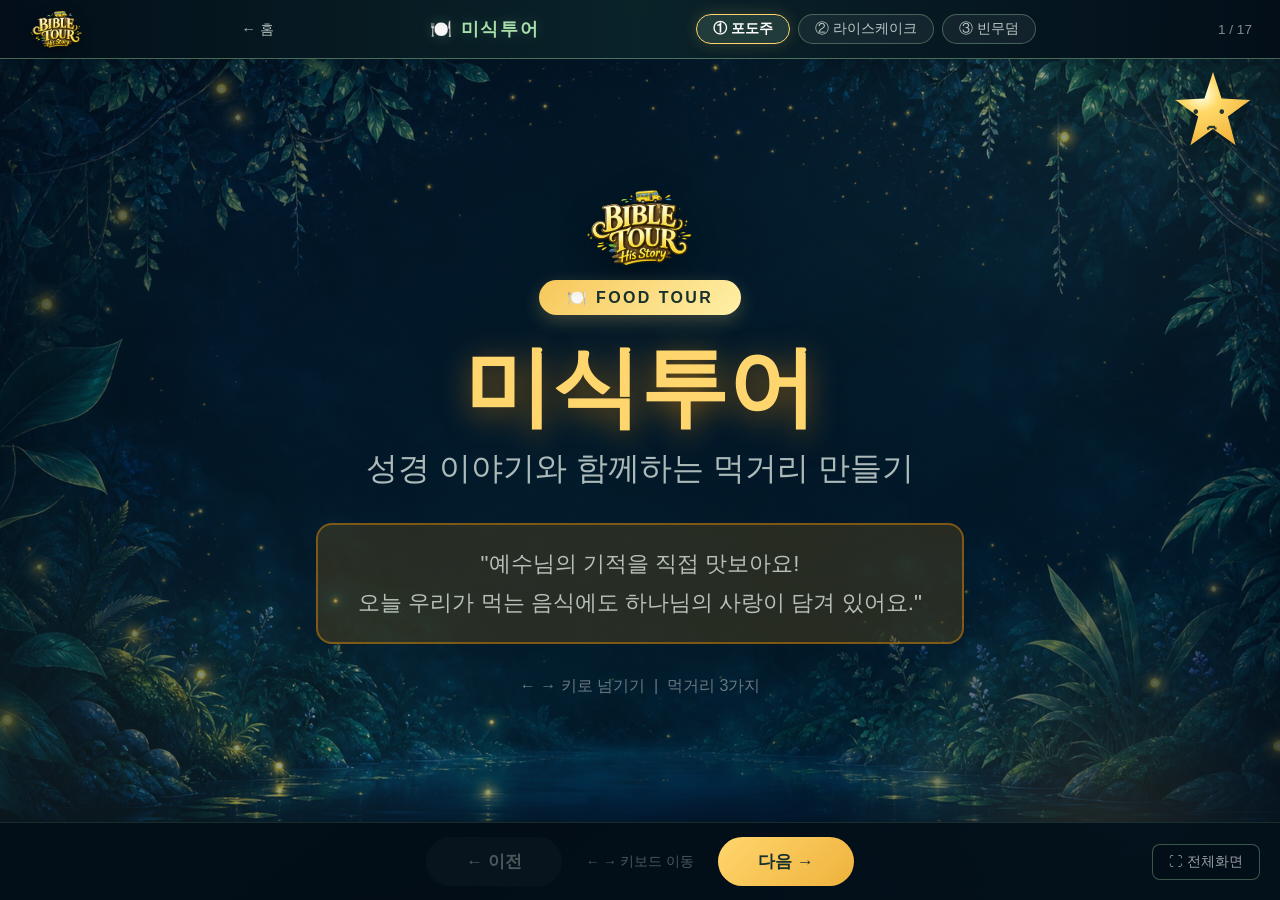
<file: html/food-tour.html>
<!DOCTYPE html>
<html lang="ko">
<head>
<meta charset="UTF-8">
<meta name="viewport" content="width=device-width, initial-scale=1.0">
<title>미식투어 — BIBLE TOUR 2026</title>
<style>
  * { margin: 0; padding: 0; box-sizing: border-box; }
  body {
    font-family: 'Malgun Gothic', '맑은 고딕', sans-serif;
    background: #1a0f00;
    color: #fff;
    height: 100vh;
    overflow: hidden;
    display: flex;
    flex-direction: column;
  }
  .top-nav {
    display: flex; align-items: center; justify-content: space-between;
    padding: 12px 32px;
    background: rgba(0,0,0,0.5);
    border-bottom: 1px solid rgba(255,152,0,0.2);
    flex-shrink: 0;
  }
  .nav-home { color: rgba(255,255,255,0.5); text-decoration: none; font-size: 0.9rem; }
  .nav-home:hover { color: #fff; }
  .nav-title { font-size: 1.1rem; font-weight: 700; color: #FF9800; letter-spacing: 0.1em; }
  .progress-wrap { display: flex; align-items: center; gap: 10px; }
  .progress-dots { display: flex; gap: 6px; }
  .dot { width: 10px; height: 10px; border-radius: 50%; background: rgba(255,255,255,0.2); transition: background 0.3s; cursor: pointer; }
  .dot.active { background: #FF9800; }
  .dot.done { background: rgba(255,152,0,0.4); }
  .slide-counter { font-size: 0.85rem; color: rgba(255,255,255,0.5); min-width: 60px; text-align: right; }
  .slide-area { flex: 1; position: relative; overflow: hidden; }
  .slide {
    position: absolute; inset: 0;
    display: flex; align-items: center; justify-content: center;
    opacity: 0; transform: translateX(80px);
    transition: all 0.4s cubic-bezier(0.4,0,0.2,1);
    pointer-events: none;
  }
  .slide.active { opacity: 1; transform: translateX(0); pointer-events: all; }
  .slide.prev { opacity: 0; transform: translateX(-80px); }

  /* COVER */
  .s-cover {
    flex-direction: column; text-align: center;
    background: radial-gradient(ellipse at center, #4a2000 0%, #1a0900 70%);
    padding: 40px;
  }
  .cover-badge {
    background: #FF9800; color: #000; font-size: 1rem; font-weight: 900;
    padding: 8px 28px; border-radius: 30px; letter-spacing: 0.15em;
    margin-bottom: 28px; display: inline-block;
  }
  .cover-main {
    font-size: 5.5rem; font-weight: 900; color: #FF9800;
    text-shadow: 0 6px 30px rgba(255,152,0,0.5);
    line-height: 1; margin-bottom: 16px;
  }
  .cover-sub { font-size: 2rem; color: rgba(255,255,255,0.8); margin-bottom: 32px; }
  .cover-verse {
    background: rgba(255,152,0,0.15); border: 2px solid rgba(255,152,0,0.4);
    border-radius: 16px; padding: 20px 40px;
    font-size: 1.4rem; color: #FFD180; line-height: 1.7;
    max-width: 700px;
  }
  .cover-keys {
    margin-top: 32px; color: rgba(255,255,255,0.4); font-size: 1rem;
  }

  /* INTRO */
  .s-intro {
    flex-direction: column; align-items: flex-start;
    padding: 50px 80px;
    background: linear-gradient(160deg, #2a1300 0%, #150900 100%);
  }
  .act-number {
    font-size: 0.95rem; font-weight: 700; color: #FF9800; letter-spacing: 0.2em;
    text-transform: uppercase; margin-bottom: 12px;
  }
  .act-title {
    font-size: 3.4rem; font-weight: 900; color: #fff;
    line-height: 1.1; margin-bottom: 24px;
  }
  .act-title span { color: #FF9800; }
  .act-verse {
    background: rgba(255,152,0,0.12); border-left: 5px solid #FF9800;
    border-radius: 0 12px 12px 0; padding: 18px 28px;
    font-size: 1.3rem; color: #FFD180; line-height: 1.8;
    margin-bottom: 28px; max-width: 780px;
  }
  .act-message {
    font-size: 1.4rem; color: rgba(255,255,255,0.85); line-height: 1.8;
    max-width: 780px;
  }
  .act-message strong { color: #FF9800; }

  /* MATERIALS */
  .s-mat {
    flex-direction: column; align-items: flex-start;
    padding: 40px 80px;
    background: #150900;
  }
  .section-label {
    font-size: 1rem; font-weight: 700; color: #FF9800;
    letter-spacing: 0.2em; margin-bottom: 20px;
  }
  .section-title {
    font-size: 2.4rem; font-weight: 900; color: #fff;
    margin-bottom: 36px;
  }
  .mat-grid {
    display: grid;
    grid-template-columns: repeat(4, 1fr);
    gap: 20px; width: 100%;
  }
  .mat-grid.col3 { grid-template-columns: repeat(3, 1fr); }
  .mat-grid.col5 { grid-template-columns: repeat(5, 1fr); }
  .mat-item {
    background: rgba(255,152,0,0.1);
    border: 2px solid rgba(255,152,0,0.3);
    border-radius: 18px; padding: 24px 16px;
    text-align: center;
  }
  .mat-item .mat-icon { font-size: 3rem; margin-bottom: 12px; }
  .mat-item .mat-name { font-size: 1.15rem; font-weight: 700; color: #fff; margin-bottom: 6px; }
  .mat-item .mat-note { font-size: 0.9rem; color: rgba(255,255,255,0.5); }
  .teacher-tip {
    margin-top: 28px;
    background: rgba(255,200,0,0.1); border: 2px solid rgba(255,200,0,0.3);
    border-radius: 12px; padding: 16px 24px;
    font-size: 1.1rem; color: #FFD180; width: 100%;
  }
  .teacher-tip::before { content: "👩‍🏫 선생님 TIP  "; font-weight: 700; }

  /* INFOGRAPHIC */
  .s-infographic {
    flex-direction: column; align-items: flex-start;
    padding: 36px 80px;
    background: #120800;
  }
  .info-flow {
    display: flex; align-items: stretch; gap: 10px;
    width: 100%; margin-top: 12px;
  }
  .info-step {
    flex: 1; background: rgba(255,152,0,0.1);
    border: 2px solid rgba(255,152,0,0.35);
    border-radius: 16px; padding: 22px 16px;
    text-align: center; display: flex; flex-direction: column; align-items: center;
  }
  .info-step .step-num {
    width: 36px; height: 36px; border-radius: 50%;
    background: #FF9800; color: #000; font-weight: 900;
    display: flex; align-items: center; justify-content: center;
    font-size: 1.1rem; margin-bottom: 12px;
  }
  .info-step .step-icon { font-size: 2.4rem; margin-bottom: 10px; }
  .info-step .step-label { font-size: 1.05rem; font-weight: 700; color: #fff; margin-bottom: 6px; }
  .info-step .step-note { font-size: 0.85rem; color: rgba(255,255,255,0.55); line-height: 1.4; }
  .info-arrow {
    display: flex; align-items: center; color: #FF9800;
    font-size: 1.8rem; flex-shrink: 0;
  }
  .svg-banner {
    width: 100%; margin-top: 20px;
    border-radius: 14px; overflow: hidden;
  }

  /* FULL IMAGE */
  .s-imgfull {
    background: #0e0700;
    padding: 24px;
    flex-direction: column;
    gap: 16px;
  }
  .imgfull-label {
    font-size: 1rem; font-weight: 700; color: #FF9800;
    letter-spacing: 0.15em;
  }
  .imgfull-wrap {
    flex: 1; display: flex; align-items: center; justify-content: center;
    width: 100%;
  }
  .imgfull-wrap img {
    max-width: 90%; max-height: 72vh;
    border-radius: 20px;
    box-shadow: 0 12px 60px rgba(0,0,0,0.6);
    object-fit: contain;
  }

  /* APPLY */
  .s-apply {
    flex-direction: column; align-items: flex-start;
    padding: 48px 80px;
    background: linear-gradient(160deg, #1e0e00 0%, #0e0700 100%);
  }
  .apply-qs { width: 100%; margin-top: 16px; display: flex; flex-direction: column; gap: 18px; }
  .apply-q {
    background: rgba(255,152,0,0.1); border-left: 5px solid #FF9800;
    border-radius: 0 14px 14px 0; padding: 20px 28px;
    font-size: 1.3rem; color: #fff; line-height: 1.6;
  }
  .apply-q .q-label { font-size: 0.9rem; color: #FF9800; font-weight: 700; margin-bottom: 8px; }
  .prayer-box {
    width: 100%; margin-top: 28px;
    background: rgba(255,152,0,0.08); border: 2px solid rgba(255,152,0,0.3);
    border-radius: 16px; padding: 24px 32px;
    font-size: 1.25rem; color: #FFD180; line-height: 2;
    text-align: center;
  }
  .prayer-box .prayer-title { font-size: 1rem; color: #FF9800; font-weight: 700; letter-spacing: 0.1em; margin-bottom: 12px; }

  /* FINALE */
  .s-finale {
    flex-direction: column; text-align: center; align-items: center;
    background: radial-gradient(ellipse at center, #3d1f00 0%, #0e0700 70%);
    padding: 40px;
  }
  .finale-icon { font-size: 5rem; margin-bottom: 24px; }
  .finale-title { font-size: 3rem; font-weight: 900; color: #FF9800; margin-bottom: 16px; }
  .finale-verse {
    font-size: 1.5rem; color: rgba(255,255,255,0.8); line-height: 1.8;
    margin-bottom: 32px; max-width: 700px;
  }
  .finale-grid {
    display: grid; grid-template-columns: repeat(3, 1fr); gap: 20px; width: 100%;
    max-width: 800px;
  }
  .finale-item {
    background: rgba(255,152,0,0.12); border: 2px solid rgba(255,152,0,0.3);
    border-radius: 14px; padding: 20px 16px; text-align: center;
  }
  .finale-item .fi-icon { font-size: 2.2rem; margin-bottom: 10px; }
  .finale-item .fi-text { font-size: 1.05rem; color: #fff; font-weight: 600; }

  /* NAV BUTTONS */
  .nav-btn {
    position: fixed; top: 50%; transform: translateY(-50%);
    background: rgba(255,152,0,0.2); border: 2px solid rgba(255,152,0,0.4);
    color: #FF9800; border-radius: 50%; width: 52px; height: 52px;
    font-size: 1.4rem; cursor: pointer; display: flex; align-items: center; justify-content: center;
    transition: all 0.2s; z-index: 10;
  }
  .nav-btn:hover { background: rgba(255,152,0,0.4); }
  .nav-btn.left { left: 16px; }
  .nav-btn.right { right: 16px; }
  .nav-btn:disabled { opacity: 0.2; cursor: default; }
  .fullscreen-btn {
    position: fixed; bottom: 20px; right: 20px;
    background: rgba(255,255,255,0.1); border: 1px solid rgba(255,255,255,0.2);
    color: rgba(255,255,255,0.6); border-radius: 8px;
    padding: 8px 16px; cursor: pointer; font-size: 0.85rem;
    transition: all 0.2s; z-index: 10;
  }
  .fullscreen-btn:hover { background: rgba(255,255,255,0.2); color: #fff; }
  .controls { display:flex; align-items:center; justify-content:center; gap:24px; padding:14px; flex-shrink:0; background:rgba(0,0,0,.4); }
  .btn { padding:13px 40px; border:none; border-radius:30px; font-size:1.05rem; font-weight:700; font-family:inherit; cursor:pointer; transition:all .2s; }
  .btn-prev { background:rgba(255,255,255,.1); color:#fff; }
  .btn-prev:hover { background:rgba(255,255,255,.2); }
  .btn-next { background:#FF9800; color:#1a0f00; }
  .btn-next:hover { background:#ffad33; transform:scale(1.05); }
  .btn:disabled { opacity:.3; cursor:not-allowed; transform:none !important; }
  .key-hint { font-size:.85rem; color:rgba(255,255,255,.3); }
  .nav-btn { display:none; }
  .step-cards { display:flex; gap:14px; width:100%; align-items:stretch; flex:1; }
  .step-card {
    flex:1; text-align:center; padding:20px 10px; border-radius:22px;
    border:2px solid rgba(255,255,255,.1); background:rgba(255,255,255,.04);
    display:flex; flex-direction:column; align-items:center; gap:8px;
    transition:all .35s cubic-bezier(.4,0,.2,1);
    opacity:.28; transform:scale(.88);
  }
  .step-card.done { opacity:.52; transform:scale(.94); border-color:rgba(255,152,0,.35); background:rgba(255,152,0,.09); }
  .step-card.active { opacity:1; transform:scale(1.06); border-color:#FF9800; background:rgba(255,152,0,.22); box-shadow:0 0 34px rgba(255,152,0,.28); }
  .sc-num { width:34px;height:34px; border-radius:50%; background:rgba(255,255,255,.12); display:flex;align-items:center;justify-content:center; font-size:.95rem; font-weight:900; flex-shrink:0; }
  .step-card.active .sc-num { background:#FF9800; color:#000; }
  .step-card.done .sc-num { background:rgba(255,152,0,.4); }
  .sc-icon { display:flex; align-items:center; justify-content:center; width:100%; height:52px; transition:transform .35s; }
  .sc-icon svg { width:90%; max-height:52px; }
  .step-card.active .sc-icon { transform:scale(1.12); height:58px; }
  .sc-label { font-size:.95rem; font-weight:700; color:rgba(255,255,255,.45); transition:all .35s; }
  .step-card.active .sc-label { color:#fff; font-size:1.1rem; }
  .sc-note { font-size:.78rem; color:rgba(255,255,255,.25); line-height:1.4; transition:color .35s; }
  .step-card.active .sc-note { color:rgba(255,255,255,.72); }
  .step-card.done .sc-label { color:rgba(255,255,255,.6); }
  .step-card.done .sc-note { color:rgba(255,255,255,.4); }
  .step-hint { font-size:.82rem; color:rgba(255,255,255,.28); text-align:center; margin-top:8px; letter-spacing:.05em; }
  .s-infographic.has-photo .step-cards { flex:0 0 250px; }
  .activity-photo { width:min(570px,100%); height:clamp(190px,34vh,380px); margin:14px auto 0; overflow:hidden; border:1px solid rgba(255,255,255,.18); border-radius:18px; box-shadow:0 10px 30px rgba(0,0,0,.28); background:rgba(0,0,0,.24); cursor:zoom-in; }
  .activity-photo img { width:100%; height:100%; display:block; object-fit:contain; object-position:center; }
  .photo-lightbox { position:fixed; inset:0; z-index:100; display:none; align-items:center; justify-content:center; padding:48px; background:rgba(0,0,0,.88); cursor:zoom-out; }
  .photo-lightbox.open { display:flex; }
  .photo-lightbox img { max-width:92vw; max-height:86vh; object-fit:contain; border-radius:18px; box-shadow:0 20px 70px rgba(0,0,0,.65); }
  .photo-lightbox button { position:absolute; top:20px; right:28px; border:1px solid rgba(255,255,255,.45); border-radius:50%; width:42px; height:42px; color:#fff; background:rgba(0,0,0,.32); font-size:1.5rem; cursor:pointer; }
.s-infographic.has-step-gallery { display:grid; grid-template-columns:minmax(250px,300px) minmax(0,1fr); grid-template-rows:auto auto minmax(0,1fr) auto; column-gap:28px; row-gap:10px; align-items:stretch; }
  .has-step-gallery .section-label, .has-step-gallery .section-title { grid-column:1/-1; }
  .has-step-gallery .section-label { margin-bottom:-12px; }
  .has-step-gallery .step-cards { grid-column:1; grid-row:3; flex:1; flex-direction:column; gap:10px; min-height:0; }
  .has-step-gallery .step-card { min-height:0; padding:10px 14px; display:grid; grid-template-columns:34px 46px minmax(0,1fr); grid-template-rows:1fr 1fr; align-items:center; column-gap:8px; text-align:left; transform:none; cursor:pointer; }
  .has-step-gallery .step-card.active { transform:none; }
  .has-step-gallery .sc-num { grid-row:1/3; }
  .has-step-gallery .sc-icon { grid-row:1/3; width:46px; height:46px; }
  .has-step-gallery .sc-icon svg { width:100%; max-height:46px; }
  .has-step-gallery .sc-label { align-self:end; font-size:.92rem; }
  .has-step-gallery .step-card.active .sc-label { font-size:1rem; }
  .has-step-gallery .sc-note { align-self:start; }
  .has-step-gallery .step-hint { grid-column:1/-1; grid-row:4; margin-top:0; }
  .step-detail { grid-column:2; grid-row:3; min-width:0; min-height:0; display:flex; flex-direction:column; gap:12px; padding:18px; overflow:hidden; border:1px solid rgba(255,255,255,.14); border-radius:22px; background:rgba(255,255,255,.04); box-shadow:0 10px 34px rgba(0,0,0,.18); }
  .step-detail-head { display:flex; align-items:baseline; gap:10px; }
  .step-detail-num { color:#FF9800; font-weight:900; font-size:1rem; }
  .step-detail-title { color:#fff; font-size:1.55rem; font-weight:900; }
  .step-detail-photo { flex:1; min-height:0; display:flex; align-items:center; justify-content:center; overflow:hidden; border-radius:15px; background:rgba(0,0,0,.25); }
  .step-detail-photo img { width:100%; height:100%; object-fit:contain; cursor:zoom-in; }
  .step-detail-note { color:rgba(255,255,255,.68); font-size:1.05rem; line-height:1.5; text-align:center; }
  .act-jumps { display: flex; gap: 8px; }
  .act-jump { background: rgba(255,255,255,0.07); border: 1.5px solid rgba(255,255,255,0.2); color: rgba(255,255,255,0.65); border-radius: 20px; padding: 5px 16px; cursor: pointer; font-size: 0.85rem; font-family: inherit; transition: all 0.2s; white-space: nowrap; }
  .act-jump:hover { background: rgba(255,152,0,0.25); border-color: #FF9800; color: #fff; }
  .act-jump.on { background: rgba(255,152,0,0.25); border-color: #FF9800; color: #fff; font-weight: 700; }
  @media (max-width: 768px) {
    /* NAV */
    .top-nav { padding:8px 12px; gap:6px; flex-wrap:wrap; }
    .brand-lockup { display:none; }
    .nav-title { font-size:.95rem; }
    .act-jumps { gap:4px; order:10; width:100%; justify-content:center; }
    .act-jump { padding:4px 10px; font-size:.72rem; }
    .progress-wrap, .progress-dots, .slide-counter, .journey-mascot, .key-hint, .fullscreen-btn { display:none !important; }
    .nav-btn { width:36px; font-size:1.5rem; }
    /* SLIDES — allow scroll for content-heavy slides */
    .slide { overflow-y:auto; }
    /* COVER */
    .s-cover { padding:24px 20px !important; }
    .cover-main { font-size:2.8rem; }
    .cover-sub { font-size:1.1rem; }
    .cover-verse { font-size:.95rem; padding:12px 18px; }
    .cover-badge { font-size:.85rem; padding:6px 18px; }
    .cover-keys { display:none; }
    /* INTRO */
    .s-intro { padding:18px 20px !important; }
    .act-number { font-size:.85rem; }
    .act-title { font-size:1.9rem; }
    .act-verse { font-size:.95rem; padding:12px 16px; }
    .act-message { font-size:.95rem; }
    /* MATERIALS */
    .s-mat { padding:18px 20px !important; }
    .section-title { font-size:1.6rem; margin-bottom:14px; }
    .mat-grid { grid-template-columns:1fr 1fr !important; gap:10px; }
    .mat-grid.col5 { grid-template-columns:repeat(3,1fr) !important; }
    .mat-item { padding:12px 8px; }
    .mat-item .mat-icon { font-size:1.9rem; margin-bottom:6px; }
    .mat-item .mat-name { font-size:1rem; }
    .mat-item .mat-note { font-size:.82rem; }
    /* STEP GALLERY — food-tour has section-label + section-title = 2 extra rows */
    .s-infographic.has-step-gallery {
      inset:0 !important;
      grid-template-columns:1fr !important;
      grid-template-rows:auto auto auto 1fr auto !important;
      padding:12px 14px 8px !important;
      overflow:hidden !important;
    }
    .has-step-gallery .section-label { grid-column:1 !important; grid-row:1 !important; margin-bottom:0; }
    .has-step-gallery .section-title { grid-column:1 !important; grid-row:2 !important; font-size:1.5rem; margin-bottom:6px; }
    .has-step-gallery .step-cards {
      grid-column:1 !important; grid-row:3 !important;
      flex-direction:row !important; overflow-x:auto;
      gap:8px; height:100px; max-height:100px;
      padding-bottom:4px; min-height:0; flex-shrink:0;
    }
    .has-step-gallery .step-card {
      min-width:84px; max-width:84px; flex-shrink:0;
      display:flex !important; flex-direction:column !important;
      align-items:center; text-align:center; padding:6px 4px;
    }
    .has-step-gallery .sc-num { grid-row:unset; width:28px; height:28px; font-size:.8rem; }
    .has-step-gallery .sc-icon { grid-row:unset; width:30px; height:30px; }
    .has-step-gallery .sc-icon svg { max-height:30px; }
    .has-step-gallery .sc-label { font-size:.72rem; }
    .has-step-gallery .sc-note { display:none; }
    .has-step-gallery .step-detail {
      grid-column:1 !important; grid-row:4 !important;
      min-height:0; overflow:hidden; padding:12px !important;
      display:flex; flex-direction:column; gap:8px;
    }
    .has-step-gallery .step-hint { grid-column:1 !important; grid-row:5 !important; font-size:.75rem; }
    .step-detail-title { font-size:1.15rem; }
    .step-detail-photo { flex:1; min-height:0; }
    .step-detail-note { font-size:.9rem; }
    .has-step-gallery .step-progress { display:none !important; }
    /* CONTROLS */
    .controls { padding:8px 12px; gap:10px; }
    .btn { padding:9px 20px; font-size:.9rem; }
  }
</style>
<link rel="stylesheet" href="theme-night-garden.css">
</head>
<body>
<div class="journey-mascot" aria-hidden="true"><span>⌣</span></div>

<div class="top-nav">
  <div class="brand-lockup"><img class="tour-brand-logo" src="img/brand/bible-tour-logo.png" alt="BIBLE TOUR His Story"></div>
  <a class="nav-home" href="index.html">← 홈</a>
  <div class="nav-title">🍽️ 미식투어</div>
  <div class="act-jumps">
    <button class="act-jump on" onclick="goTo(1)" id="aj1">① 포도주</button>
    <button class="act-jump" onclick="goTo(6)" id="aj2">② 라이스케이크</button>
    <button class="act-jump" onclick="goTo(11)" id="aj3">③ 빈무덤</button>
  </div>
  <div class="progress-wrap">
    <div class="progress-dots" id="dots"></div>
    <div class="slide-counter" id="counter"></div>
  </div>
</div>

<div class="slide-area" id="slideArea"></div>

<div class="controls">
  <button class="btn btn-prev" id="btnPrevBottom" onclick="go(-1)">← 이전</button>
  <span class="key-hint">← → 키보드 이동</span>
  <button class="btn btn-next" id="btnNextBottom" onclick="go(1)">다음 →</button>
</div>

<button class="nav-btn left" id="btnPrev" onclick="go(-1)">‹</button>
<button class="nav-btn right" id="btnNext" onclick="go(1)">›</button>
<button class="fullscreen-btn" onclick="toggleFS()">⛶ 전체화면</button>

<script>
const slides = [
  // 0 — COVER
  { type:'cover', html:`
    <div class="s-cover slide active" id="s0">
      <img class="cover-tour-logo" src="img/brand/bible-tour-logo.png" alt="BIBLE TOUR His Story">
      <div class="cover-badge">🍽️ FOOD TOUR</div>
      <div class="cover-main">미식투어</div>
      <div class="cover-sub">성경 이야기와 함께하는 먹거리 만들기</div>
      <div class="cover-verse">
        "예수님의 기적을 직접 맛보아요!<br>
        오늘 우리가 먹는 음식에도 하나님의 사랑이 담겨 있어요."
      </div>
      <div class="cover-keys">← → 키로 넘기기 &nbsp;|&nbsp; 먹거리 3가지</div>
    </div>
  `},

  // 1 — Activity 1 INTRO: 물이 변하여 포도주
  { type:'intro', html:`
    <div class="s-intro slide" id="s1">
      <div class="act-number">먹거리 활동 1 / 3</div>
      <div class="act-title">물이 변하여<br><span>포도주 됐어요!</span></div>
      <div class="act-verse">
        "연회장은 물로 된 포도주를 맛보고도 어디서 났는지 알지 못하되
        물 떠온 하인들은 알더라 연회장이 신랑을 불러 말하되…"<br>
        <strong>— 요한복음 2:9-11</strong>
      </div>
      <div class="act-message">
        예수님은 물을 <strong>포도주</strong>로 바꾸는 첫 번째 기적을 베푸셨어요.<br>
        오늘은 우리도 손으로 직접 기적을 체험해요!
      </div>
    </div>
  `},

  // 2 — Activity 1 MATERIALS
  { type:'mat', html:`
    <div class="s-mat slide" id="s2">
      <div class="section-label">먹거리 1 — 준비물</div>
      <div class="section-title">필요한 재료를 확인해요</div>
      <div class="mat-grid col4">
        <div class="mat-item">
          <div class="mat-icon">💧</div>
          <div class="mat-name">탄산수</div>
          <div class="mat-note">1인 1컵 분량</div>
        </div>
        <div class="mat-item">
          <div class="mat-icon">🍇</div>
          <div class="mat-name">포도주스</div>
          <div class="mat-note">농축 원액 권장</div>
        </div>
        <div class="mat-item">
          <div class="mat-icon">🥛</div>
          <div class="mat-name">투명 컵</div>
          <div class="mat-note">색 변화를 볼 수 있게</div>
        </div>
        <div class="mat-item">
          <div class="mat-icon">🧊</div>
          <div class="mat-name">얼음</div>
          <div class="mat-note">1~2조각씩</div>
        </div>
      </div>
      <div class="teacher-tip">투명 컵을 사용해야 물이 포도색으로 변하는 장면이 극적으로 보여요!</div>
    </div>
  `},

  // 3 — Activity 1 INFOGRAPHIC
  { type:'infographic', html:`
    <div class="s-infographic slide has-step-gallery" id="s3" data-gallery="food-grape-drink">
      <div class="section-label">먹거리 1 — 만드는 순서</div>
      <div class="section-title">순서대로 따라해요</div>
      <div class="step-cards">
        <div class="step-card active">
          <div class="sc-num">1</div>
          <div class="sc-icon"><svg viewBox="0 0 80 55" xmlns="http://www.w3.org/2000/svg"><rect x="24" y="15" width="32" height="36" rx="2" fill="rgba(200,230,255,.08)" stroke="rgba(200,230,255,.55)" stroke-width="1.5"/><ellipse cx="40" cy="15" rx="16" ry="5" fill="rgba(200,230,255,.15)" stroke="rgba(200,230,255,.4)" stroke-width="1"/><rect x="26" y="24" width="16" height="14" rx="3" fill="rgba(200,240,255,.3)" stroke="rgba(200,240,255,.5)" stroke-width="1.5"/><rect x="28" y="26" width="6" height="5" rx="1" fill="rgba(255,255,255,.25)"/><rect x="44" y="20" width="10" height="10" rx="2" fill="rgba(200,240,255,.28)" stroke="rgba(200,240,255,.45)" stroke-width="1"/><text x="40" y="53" fill="rgba(255,255,255,.45)" font-size="6.5" text-anchor="middle">얼음 1~2조각</text></svg></div>
          <div class="sc-label">컵에 얼음</div>
          <div class="sc-note">투명 컵에<br>얼음 1~2조각</div>
        </div>
        <div class="step-card">
          <div class="sc-num">2</div>
          <div class="sc-icon"><svg viewBox="0 0 80 55" xmlns="http://www.w3.org/2000/svg"><rect x="24" y="15" width="32" height="36" rx="2" fill="rgba(200,230,255,.08)" stroke="rgba(200,230,255,.55)" stroke-width="1.5"/><ellipse cx="40" cy="15" rx="16" ry="5" fill="rgba(200,230,255,.15)" stroke="rgba(200,230,255,.4)" stroke-width="1"/><rect x="25" y="28" width="30" height="22" rx="0" fill="rgba(200,220,255,.18)"/><circle cx="30" cy="35" r="2.5" fill="rgba(255,255,255,.35)"/><circle cx="36" cy="28" r="2" fill="rgba(255,255,255,.3)"/><circle cx="45" cy="33" r="3" fill="rgba(255,255,255,.3)"/><circle cx="50" cy="27" r="2" fill="rgba(255,255,255,.3)"/><polygon points="34,3 40,0 46,3 44,12 36,12" fill="rgba(200,220,255,.5)" stroke="rgba(200,220,255,.7)" stroke-width="1"/><line x1="40" y1="12" x2="40" y2="15" stroke="rgba(200,220,255,.6)" stroke-width="1.5"/><line x1="22" y1="25" x2="18" y2="25" stroke="rgba(255,152,0,.7)" stroke-width="1.5" stroke-dasharray="2,1"/><text x="14" y="29" fill="rgba(255,152,0,.8)" font-size="6">2/3</text></svg></div>
          <div class="sc-label">탄산수 붓기</div>
          <div class="sc-note">컵의 2/3<br>채우기</div>
        </div>
        <div class="step-card">
          <div class="sc-num">3</div>
          <div class="sc-icon"><svg viewBox="0 0 80 55" xmlns="http://www.w3.org/2000/svg"><rect x="30" y="20" width="24" height="32" rx="2" fill="rgba(200,230,255,.08)" stroke="rgba(200,230,255,.5)" stroke-width="1.5"/><ellipse cx="42" cy="20" rx="12" ry="4" fill="rgba(200,230,255,.15)" stroke="rgba(200,230,255,.35)" stroke-width="1"/><rect x="31" y="34" width="22" height="17" rx="0" fill="rgba(150,0,200,.45)"/><rect x="31" y="28" width="22" height="6" rx="0" fill="rgba(180,100,230,.35)"/><circle cx="14" cy="12" rx="10" r="10" fill="rgba(150,0,180,.4)" stroke="rgba(180,80,220,.7)" stroke-width="1.5"/><line x1="14" y1="12" x2="14" y2="20" stroke="rgba(150,0,180,.5)" stroke-width="1"/><line x1="14" y1="20" x2="29" y2="26" stroke="rgba(150,0,180,.5)" stroke-width="1.5" stroke-dasharray="2,2"/><polygon points="27,23 31,28 33,22" fill="rgba(150,0,180,.6)"/></svg></div>
          <div class="sc-label">포도주스 추가</div>
          <div class="sc-note">천천히<br>따르기</div>
        </div>
        <div class="step-card">
          <div class="sc-num">4</div>
          <div class="sc-icon"><svg viewBox="0 0 80 55" xmlns="http://www.w3.org/2000/svg"><rect x="28" y="14" width="24" height="32" rx="2" fill="rgba(150,0,200,.25)" stroke="rgba(180,80,220,.6)" stroke-width="1.5"/><ellipse cx="40" cy="14" rx="12" ry="4" fill="rgba(180,80,220,.2)" stroke="rgba(180,80,220,.4)" stroke-width="1"/><rect x="29" y="28" width="22" height="17" rx="0" fill="rgba(100,0,150,.5)"/><circle cx="60" cy="22" r="12" fill="rgba(200,230,255,.06)" stroke="rgba(200,230,255,.45)" stroke-width="1.5"/><circle cx="60" cy="22" r="8" fill="rgba(200,230,255,.04)" stroke="rgba(200,230,255,.3)" stroke-width="1"/><line x1="56" y1="18" x2="64" y2="26" stroke="rgba(200,230,255,.5)" stroke-width="1.5"/><line x1="64" y1="18" x2="56" y2="26" stroke="rgba(200,230,255,.5)" stroke-width="1.5"/><text x="40" y="52" fill="rgba(255,152,0,.8)" font-size="7" text-anchor="middle">색이 변해요!</text></svg></div>
          <div class="sc-label">색 변화 관찰</div>
          <div class="sc-note">물이 포도색으로<br>변해요!</div>
        </div>
        <div class="step-card">
          <div class="sc-num">5</div>
          <div class="sc-icon"><svg viewBox="0 0 80 55" xmlns="http://www.w3.org/2000/svg"><rect x="28" y="12" width="24" height="34" rx="2" fill="rgba(100,0,150,.4)" stroke="rgba(180,80,220,.6)" stroke-width="1.5"/><ellipse cx="40" cy="12" rx="12" ry="4" fill="rgba(180,80,220,.25)" stroke="rgba(180,80,220,.45)" stroke-width="1"/><circle cx="52" cy="20" r="6" fill="rgba(255,152,0,.8)" stroke="rgba(255,152,0,.9)" stroke-width="1.5"/><path d="M49,21 Q52,25 55,21" fill="none" stroke="white" stroke-width="1.5" stroke-linecap="round"/><circle cx="50" cy="18" r="1.5" fill="white"/><circle cx="54" cy="18" r="1.5" fill="white"/><text x="40" y="52" fill="rgba(255,152,0,.9)" font-size="8" text-anchor="middle" font-weight="bold">맛보기!</text></svg></div>
          <div class="sc-label">맛보기!</div>
          <div class="sc-note">예수님 기적을<br>직접 느껴봐요</div>
        </div>
      </div>
  <div class="step-hint">→ 키로 다음 단계 &nbsp;|&nbsp; 투명 컵 사용해야 색 변화가 잘 보여요!</div>
  <div class="step-detail"><div class="step-detail-head"><span class="step-detail-num">01</span><span class="step-detail-title"></span></div><div class="step-detail-photo"><img class="step-detail-img" alt=""></div><div class="step-detail-note"></div></div>
    </div>
  `},

  // 4 — Activity 1 IMAGE
  { type:'imgfull', html:`
    <div class="s-imgfull slide" id="s4">
      <div class="imgfull-label">📸 먹거리 1 — 완성 모습</div>
      <div class="imgfull-wrap">
        <svg viewBox="0 0 680 440" xmlns="http://www.w3.org/2000/svg" style="max-width:88%;max-height:70vh;">
          <defs>
            <radialGradient id="tableGrad" cx="50%" cy="50%" r="60%">
              <stop offset="0%" stop-color="#2a1400" stop-opacity="0.8"/>
              <stop offset="100%" stop-color="#0e0700"/>
            </radialGradient>
            <linearGradient id="juiceGrad" x1="0" y1="0" x2="0" y2="1">
              <stop offset="0%" stop-color="#d4a0e0" stop-opacity="0.6"/>
              <stop offset="40%" stop-color="#8b3a9e" stop-opacity="0.9"/>
              <stop offset="100%" stop-color="#5c1a7a" stop-opacity="0.95"/>
            </linearGradient>
            <linearGradient id="waterGrad" x1="0" y1="0" x2="0" y2="1">
              <stop offset="0%" stop-color="rgba(200,230,255,0.25)"/>
              <stop offset="100%" stop-color="rgba(180,220,255,0.15)"/>
            </linearGradient>
            <radialGradient id="glassShine" cx="25%" cy="20%" r="50%">
              <stop offset="0%" stop-color="rgba(255,255,255,0.25)"/>
              <stop offset="100%" stop-color="transparent"/>
            </radialGradient>
          </defs>

          <!-- Background -->
          <rect width="680" height="440" fill="url(#tableGrad)"/>

          <!-- Table surface line -->
          <rect x="0" y="340" width="680" height="100" rx="0" fill="rgba(80,40,10,0.5)"/>
          <line x1="0" y1="340" x2="680" y2="340" stroke="rgba(180,120,50,0.4)" stroke-width="2"/>

          <!-- LEFT GLASS (탄산수 — clear) -->
          <!-- Glass body -->
          <rect x="120" y="160" width="130" height="180" rx="0" fill="url(#waterGrad)"/>
          <!-- Tapered bottom -->
          <polygon points="120,340 250,340 240,355 130,355" fill="rgba(180,220,255,0.1)"/>
          <!-- Glass rim (top) -->
          <ellipse cx="185" cy="160" rx="65" ry="10" fill="rgba(200,230,255,0.18)" stroke="rgba(200,230,255,0.4)" stroke-width="2"/>
          <!-- Glass walls -->
          <rect x="120" y="160" width="5" height="180" fill="rgba(200,230,255,0.2)"/>
          <rect x="245" y="160" width="5" height="180" fill="rgba(200,230,255,0.15)"/>
          <!-- Shine on left wall -->
          <rect x="128" y="170" width="12" height="150" rx="6" fill="rgba(255,255,255,0.12)"/>
          <!-- Bubbles in water -->
          <circle cx="155" cy="300" r="4" fill="rgba(255,255,255,0.35)"/>
          <circle cx="175" cy="270" r="3" fill="rgba(255,255,255,0.3)"/>
          <circle cx="200" cy="290" r="5" fill="rgba(255,255,255,0.28)"/>
          <circle cx="220" cy="250" r="3" fill="rgba(255,255,255,0.32)"/>
          <circle cx="165" cy="240" r="4" fill="rgba(255,255,255,0.28)"/>
          <circle cx="235" cy="310" r="3" fill="rgba(255,255,255,0.3)"/>
          <!-- Ice cubes -->
          <rect x="140" y="180" width="40" height="40" rx="5" fill="rgba(200,240,255,0.35)" stroke="rgba(200,240,255,0.5)" stroke-width="1.5"/>
          <rect x="145" y="183" width="15" height="10" rx="2" fill="rgba(255,255,255,0.25)"/>
          <rect x="190" y="175" width="38" height="38" rx="5" fill="rgba(200,240,255,0.32)" stroke="rgba(200,240,255,0.5)" stroke-width="1.5"/>
          <rect x="194" y="178" width="12" height="8" rx="2" fill="rgba(255,255,255,0.22)"/>
          <!-- Glass bottom ellipse -->
          <ellipse cx="185" cy="340" rx="65" ry="10" fill="rgba(200,230,255,0.12)" stroke="rgba(200,230,255,0.3)" stroke-width="1.5"/>
          <text x="185" y="385" fill="rgba(200,220,255,0.75)" font-size="16" font-family="Malgun Gothic,sans-serif" font-weight="bold" text-anchor="middle">탄산수</text>

          <!-- ARROW in middle -->
          <text x="305" y="240" fill="#FF9800" font-size="56" text-anchor="middle" dominant-baseline="middle">→</text>
          <text x="305" y="285" fill="#FF9800" font-size="14" font-family="Malgun Gothic,sans-serif" font-weight="bold" text-anchor="middle">포도주스 추가!</text>

          <!-- RIGHT GLASS (포도주 — purple) -->
          <!-- Glass body filled with purple juice -->
          <rect x="430" y="160" width="130" height="180" rx="0" fill="url(#juiceGrad)"/>
          <!-- Mixing zone at top (lighter, still mixing) -->
          <rect x="430" y="160" width="130" height="45" rx="0" fill="rgba(180,100,220,0.5)"/>
          <!-- Fizz bubbles at liquid surface -->
          <circle cx="450" cy="168" r="5" fill="rgba(255,255,255,0.4)"/>
          <circle cx="468" cy="162" r="4" fill="rgba(255,255,255,0.35)"/>
          <circle cx="490" cy="170" r="6" fill="rgba(255,255,255,0.38)"/>
          <circle cx="515" cy="163" r="4" fill="rgba(255,255,255,0.35)"/>
          <circle cx="538" cy="168" r="5" fill="rgba(255,255,255,0.4)"/>
          <circle cx="555" cy="162" r="3" fill="rgba(255,255,255,0.3)"/>
          <!-- Rising bubbles in juice -->
          <circle cx="458" cy="260" r="4" fill="rgba(255,255,255,0.2)"/>
          <circle cx="485" cy="230" r="3" fill="rgba(255,255,255,0.18)"/>
          <circle cx="510" cy="255" r="5" fill="rgba(255,255,255,0.2)"/>
          <circle cx="535" cy="235" r="3" fill="rgba(255,255,255,0.18)"/>
          <circle cx="548" cy="285" r="4" fill="rgba(255,255,255,0.18)"/>
          <!-- Glass walls -->
          <rect x="430" y="160" width="5" height="180" fill="rgba(200,180,220,0.2)"/>
          <rect x="555" y="160" width="5" height="180" fill="rgba(200,180,220,0.18)"/>
          <!-- Shine -->
          <rect x="438" y="170" width="12" height="150" rx="6" fill="rgba(255,255,255,0.1)"/>
          <!-- Glass rim -->
          <ellipse cx="495" cy="160" rx="65" ry="10" fill="rgba(200,160,230,0.2)" stroke="rgba(200,180,230,0.5)" stroke-width="2"/>
          <!-- Ice cube showing through purple -->
          <rect x="448" y="190" width="38" height="38" rx="5" fill="rgba(220,200,240,0.25)" stroke="rgba(220,200,240,0.4)" stroke-width="1.5"/>
          <!-- Glass bottom ellipse -->
          <ellipse cx="495" cy="340" rx="65" ry="10" fill="rgba(120,40,160,0.3)" stroke="rgba(150,80,180,0.4)" stroke-width="1.5"/>
          <!-- Tapered bottom -->
          <polygon points="430,340 560,340 550,355 440,355" fill="rgba(120,40,160,0.25)"/>
          <text x="495" y="385" fill="#cc80ff" font-size="16" font-family="Malgun Gothic,sans-serif" font-weight="bold" text-anchor="middle">포도주!</text>

          <!-- Stars sparkle effect on right glass -->
          <text x="580" y="190" fill="rgba(255,200,255,0.7)" font-size="18">✨</text>
          <text x="598" y="220" fill="rgba(255,200,255,0.55)" font-size="14">✦</text>
          <text x="590" y="250" fill="rgba(255,200,255,0.65)" font-size="16">✨</text>

          <!-- Title -->
          <text x="340" y="48" fill="rgba(255,255,255,0.95)" font-size="24" font-family="Malgun Gothic,sans-serif" font-weight="bold" text-anchor="middle">물이 변하여 포도주 됐어요!</text>
          <text x="340" y="80" fill="rgba(255,152,0,0.85)" font-size="16" font-family="Malgun Gothic,sans-serif" text-anchor="middle">탄산수 + 포도주스 → 색이 변해요! (요한복음 2장)</text>

          <!-- Sparkle at glass top -->
          <text x="185" y="140" fill="rgba(200,230,255,0.6)" font-size="18" text-anchor="middle">✦</text>
          <text x="495" y="130" fill="rgba(200,160,255,0.7)" font-size="22" text-anchor="middle">🎉</text>
        </svg>
      </div>
    </div>
  `},

  // 5 — Activity 1 APPLY
  { type:'apply', html:`
    <div class="s-apply slide" id="s5">
      <div class="section-label">먹거리 1 — 나눔과 기도</div>
      <div class="section-title">함께 이야기해요</div>
      <div class="apply-qs">
        <div class="apply-q">
          <div class="q-label">💬 나눔 질문 1</div>
          물이 포도주로 변하는 것을 보고 어떤 느낌이 들었나요?
        </div>
        <div class="apply-q">
          <div class="q-label">💬 나눔 질문 2</div>
          예수님이 이 기적을 행하신 이유는 무엇일까요?
        </div>
      </div>
      <div class="prayer-box">
        <div class="prayer-title">🙏 기도</div>
        예수님, 오늘 우리에게 첫 번째 기적을 알려주셔서 감사해요.<br>
        예수님이 행하시는 기적을 믿는 우리가 되게 해 주세요. 아멘.
      </div>
    </div>
  `},

  // 6 — Activity 2 INTRO: 얼굴 라이스 케이크
  { type:'intro', html:`
    <div class="s-intro slide" id="s6">
      <div class="act-number">먹거리 활동 2 / 3</div>
      <div class="act-title">얼굴<br><span>라이스 케이크</span></div>
      <div class="act-verse">
        "예수께서 그에게 이르시되 보라 네 믿음이 너를 구원하였느니라 하시매
        곧 보게 되어 하나님께 영광을 돌리며 예수를 따르니…"<br>
        <strong>— 누가복음 18:42-43</strong>
      </div>
      <div class="act-message">
        눈이 멀었던 <strong>바디매오</strong>가 예수님을 부르자 눈이 뜨였어요.<br>
        우리도 떡뻥으로 바디매오의 얼굴을 만들며 믿음을 표현해요!
      </div>
    </div>
  `},

  // 7 — Activity 2 MATERIALS
  { type:'mat', html:`
    <div class="s-mat slide" id="s7">
      <div class="section-label">먹거리 2 — 준비물</div>
      <div class="section-title">필요한 재료를 확인해요</div>
      <div class="mat-grid col3">
        <div class="mat-item">
          <div class="mat-icon">🍘</div>
          <div class="mat-name">떡뻥</div>
          <div class="mat-note">1인 1개 (얼굴 베이스)</div>
        </div>
        <div class="mat-item">
          <div class="mat-icon">🍫</div>
          <div class="mat-name">초코렛 (소스)</div>
          <div class="mat-note">눈·코·입 그리기용</div>
        </div>
        <div class="mat-item">
          <div class="mat-icon">🍬</div>
          <div class="mat-name">과자류</div>
          <div class="mat-note">귀, 머리 꾸미기용</div>
        </div>
      </div>
      <div class="teacher-tip">초코렛 소스를 작은 짤주머니에 넣어두면 아이들이 쉽게 쓸 수 있어요!</div>
    </div>
  `},

  // 8 — Activity 2 INFOGRAPHIC
  { type:'infographic', html:`
    <div class="s-infographic slide has-step-gallery" id="s8" data-gallery="food-rice-cake">
      <div class="section-label">먹거리 2 — 만드는 순서</div>
      <div class="section-title">바디매오 얼굴을 꾸며요</div>
      <div class="step-cards">
        <div class="step-card active">
          <div class="sc-num">1</div>
          <div class="sc-icon"><svg viewBox="0 0 80 55" xmlns="http://www.w3.org/2000/svg"><ellipse cx="40" cy="38" rx="28" ry="8" fill="rgba(255,255,255,.08)" stroke="rgba(255,255,255,.2)" stroke-width="1"/><ellipse cx="40" cy="28" rx="26" ry="22" fill="rgba(245,232,200,.7)" stroke="rgba(200,170,100,.6)" stroke-width="2"/><circle cx="30" cy="24" r="2" fill="rgba(180,140,70,.3)"/><circle cx="42" cy="20" r="1.5" fill="rgba(180,140,70,.25)"/><circle cx="50" cy="27" r="2" fill="rgba(180,140,70,.28)"/><text x="40" y="52" fill="rgba(255,152,0,.8)" font-size="6.5" text-anchor="middle">접시에 올리기</text></svg></div>
          <div class="sc-label">떡뻥 준비</div>
          <div class="sc-note">접시에<br>떡뻥 올리기</div>
        </div>
        <div class="step-card">
          <div class="sc-num">2</div>
          <div class="sc-icon"><svg viewBox="0 0 80 55" xmlns="http://www.w3.org/2000/svg"><ellipse cx="32" cy="30" rx="22" ry="18" fill="rgba(245,232,200,.6)" stroke="rgba(200,170,100,.5)" stroke-width="1.5"/><ellipse cx="25" cy="25" rx="5" ry="6" fill="rgba(60,30,10,.7)" stroke="rgba(60,30,10,.5)" stroke-width="1"/><ellipse cx="39" cy="25" rx="5" ry="6" fill="rgba(60,30,10,.7)" stroke="rgba(60,30,10,.5)" stroke-width="1"/><ellipse cx="32" cy="34" rx="3" ry="2.5" fill="rgba(60,30,10,.6)"/><path d="M22,40 Q32,46 42,40" fill="none" stroke="rgba(60,30,10,.7)" stroke-width="2" stroke-linecap="round"/><line x1="58" y1="6" x2="45" y2="34" stroke="rgba(80,40,15,.8)" stroke-width="3" stroke-linecap="round"/><rect x="56" y="2" width="9" height="11" rx="3" fill="rgba(80,40,15,.7)"/><rect x="58" y="1" width="5" height="4" rx="1" fill="rgba(120,70,30,.6)"/></svg></div>
          <div class="sc-label">눈·코·입 그리기</div>
          <div class="sc-note">초코소스로<br>얼굴 표정 완성</div>
        </div>
        <div class="step-card">
          <div class="sc-num">3</div>
          <div class="sc-icon"><svg viewBox="0 0 80 55" xmlns="http://www.w3.org/2000/svg"><ellipse cx="35" cy="32" rx="22" ry="18" fill="rgba(245,232,200,.55)" stroke="rgba(200,170,100,.5)" stroke-width="1.5"/><ellipse cx="27" cy="27" rx="4" ry="5" fill="rgba(60,30,10,.6)"/><ellipse cx="43" cy="27" rx="4" ry="5" fill="rgba(60,30,10,.6)"/><path d="M26,38 Q35,44 44,38" fill="none" stroke="rgba(60,30,10,.65)" stroke-width="2" stroke-linecap="round"/><circle cx="12" cy="22" r="7" fill="rgba(255,100,150,.7)" stroke="rgba(255,100,150,.5)" stroke-width="1.5"/><circle cx="9" cy="19" r="2.5" fill="rgba(255,255,255,.4)"/><circle cx="60" cy="16" r="7" fill="rgba(255,215,0,.7)" stroke="rgba(255,215,0,.5)" stroke-width="1.5"/><text x="60" y="20" fill="white" font-size="10" text-anchor="middle">★</text><circle cx="68" cy="35" r="6" fill="rgba(100,180,255,.6)" stroke="rgba(100,180,255,.5)" stroke-width="1.5"/><circle cx="66" cy="32" r="2" fill="rgba(255,255,255,.4)"/></svg></div>
          <div class="sc-label">과자로 꾸미기</div>
          <div class="sc-note">머리·귀 등<br>자유롭게 장식</div>
        </div>
        <div class="step-card">
          <div class="sc-num">4</div>
          <div class="sc-icon"><svg viewBox="0 0 80 55" xmlns="http://www.w3.org/2000/svg"><ellipse cx="40" cy="28" rx="22" ry="20" fill="rgba(245,232,200,.55)" stroke="rgba(200,170,100,.5)" stroke-width="1.5"/><path d="M29,22 Q33,24 37,22" fill="none" stroke="rgba(60,30,10,.7)" stroke-width="2" stroke-linecap="round"/><path d="M43,22 Q47,24 51,22" fill="none" stroke="rgba(60,30,10,.7)" stroke-width="2" stroke-linecap="round"/><ellipse cx="40" cy="30" rx="3" ry="2" fill="rgba(60,30,10,.5)"/><path d="M30,38 Q40,44 50,38" fill="none" stroke="rgba(60,30,10,.6)" stroke-width="1.8" stroke-linecap="round"/><text x="40" y="13" fill="rgba(255,152,0,.8)" font-size="7" text-anchor="middle">눈 감은 얼굴</text><line x1="18" y1="8" x2="30" y2="18" stroke="rgba(255,152,0,.5)" stroke-width="1.5" stroke-dasharray="2,2"/></svg></div>
          <div class="sc-label">"눈 뜨게 해줘요"</div>
          <div class="sc-note">처음엔 눈을<br>감게 그리기</div>
        </div>
        <div class="step-card">
          <div class="sc-num">5</div>
          <div class="sc-icon"><svg viewBox="0 0 80 55" xmlns="http://www.w3.org/2000/svg"><ellipse cx="40" cy="26" rx="22" ry="20" fill="rgba(245,232,200,.55)" stroke="rgba(200,170,100,.5)" stroke-width="1.5"/><ellipse cx="30" cy="21" rx="5" ry="6" fill="rgba(60,30,10,.6)"/><ellipse cx="50" cy="21" rx="5" ry="6" fill="rgba(60,30,10,.6)"/><circle cx="31" cy="19" r="2" fill="rgba(255,255,255,.45)"/><circle cx="51" cy="19" r="2" fill="rgba(255,255,255,.45)"/><ellipse cx="40" cy="28" rx="3" ry="2" fill="rgba(60,30,10,.5)"/><path d="M28,36 Q40,44 52,36" fill="none" stroke="rgba(60,30,10,.7)" stroke-width="2.5" stroke-linecap="round"/><ellipse cx="22" cy="30" rx="8" ry="5" fill="rgba(255,150,150,.3)"/><ellipse cx="58" cy="30" rx="8" ry="5" fill="rgba(255,150,150,.3)"/><text x="40" y="52" fill="rgba(255,152,0,.9)" font-size="6.5" text-anchor="middle">기도 후 맛보기!</text></svg></div>
          <div class="sc-label">기도 후 맛보기</div>
          <div class="sc-note">믿음으로<br>바디매오처럼!</div>
        </div>
      </div>
  <div class="step-hint">→ 키로 다음 단계 &nbsp;|&nbsp; 처음엔 눈 감은 얼굴 → 기도 후 눈 뜬 얼굴 추가!</div>
  <div class="step-detail"><div class="step-detail-head"><span class="step-detail-num">01</span><span class="step-detail-title"></span></div><div class="step-detail-photo"><img class="step-detail-img" alt=""></div><div class="step-detail-note"></div></div>
    </div>
  `},

  // 9 — Activity 2 IMAGE
  { type:'imgfull', html:`
    <div class="s-imgfull slide" id="s9">
      <div class="imgfull-label">📸 먹거리 2 — 완성 모습</div>
      <div class="imgfull-wrap">
        <svg viewBox="0 0 680 440" xmlns="http://www.w3.org/2000/svg" style="max-width:88%;max-height:70vh;">
          <defs>
            <radialGradient id="ddeokGrad" cx="50%" cy="40%" r="55%">
              <stop offset="0%" stop-color="#f5e8c8"/>
              <stop offset="70%" stop-color="#e8d4a0"/>
              <stop offset="100%" stop-color="#d4bc80"/>
            </radialGradient>
            <radialGradient id="chocoDrop" cx="30%" cy="25%" r="60%">
              <stop offset="0%" stop-color="#6b3d1e"/>
              <stop offset="100%" stop-color="#3d1f08"/>
            </radialGradient>
            <radialGradient id="plateGrad" cx="50%" cy="50%" r="55%">
              <stop offset="0%" stop-color="rgba(255,255,255,0.15)"/>
              <stop offset="100%" stop-color="rgba(255,255,255,0.04)"/>
            </radialGradient>
          </defs>

          <!-- Dark background -->
          <rect width="680" height="440" fill="#120800"/>

          <!-- Plate -->
          <ellipse cx="340" cy="340" rx="200" ry="28" fill="rgba(255,255,255,0.08)" stroke="rgba(255,255,255,0.2)" stroke-width="2"/>
          <ellipse cx="340" cy="335" rx="185" ry="22" fill="url(#plateGrad)" stroke="rgba(255,255,255,0.12)" stroke-width="1"/>

          <!-- Title -->
          <text x="340" y="50" fill="rgba(255,255,255,0.95)" font-size="26" font-family="Malgun Gothic,sans-serif" font-weight="bold" text-anchor="middle">바디매오의 얼굴 라이스 케이크!</text>
          <text x="340" y="82" fill="rgba(255,152,0,0.85)" font-size="16" font-family="Malgun Gothic,sans-serif" text-anchor="middle">떡뻥 + 초코소스 + 과자 → 나만의 얼굴 완성! (누가복음 18장)</text>

          <!-- DDEOKBBANG (rice cake base) — large circle -->
          <ellipse cx="340" cy="230" rx="155" ry="148" fill="url(#ddeokGrad)" stroke="rgba(200,170,100,0.6)" stroke-width="3"/>
          <!-- Texture dots on surface -->
          <circle cx="270" cy="180" r="3" fill="rgba(180,140,70,0.3)"/>
          <circle cx="310" cy="165" r="2.5" fill="rgba(180,140,70,0.25)"/>
          <circle cx="360" cy="172" r="3" fill="rgba(180,140,70,0.28)"/>
          <circle cx="400" cy="182" r="2.5" fill="rgba(180,140,70,0.25)"/>
          <circle cx="280" cy="280" r="2.5" fill="rgba(180,140,70,0.22)"/>
          <circle cx="400" cy="285" r="3" fill="rgba(180,140,70,0.25)"/>
          <!-- Slight shadow on bottom of rice cake -->
          <ellipse cx="340" cy="355" rx="148" ry="16" fill="rgba(0,0,0,0.25)"/>

          <!-- LEFT EYE (chocolate drop) — closed/squinting eye (바디매오 before) -->
          <ellipse cx="295" cy="202" rx="22" ry="20" fill="url(#chocoDrop)" stroke="rgba(80,40,10,0.4)" stroke-width="1.5"/>
          <!-- Eye shine -->
          <ellipse cx="288" cy="196" rx="7" ry="6" fill="rgba(255,255,255,0.3)"/>
          <circle cx="286" cy="195" r="3" fill="rgba(255,255,255,0.5)"/>

          <!-- RIGHT EYE (chocolate drop) -->
          <ellipse cx="385" cy="202" rx="22" ry="20" fill="url(#chocoDrop)" stroke="rgba(80,40,10,0.4)" stroke-width="1.5"/>
          <!-- Eye shine -->
          <ellipse cx="378" cy="196" rx="7" ry="6" fill="rgba(255,255,255,0.3)"/>
          <circle cx="376" cy="195" r="3" fill="rgba(255,255,255,0.5)"/>

          <!-- NOSE (small dot) -->
          <ellipse cx="340" cy="238" rx="7" ry="6" fill="url(#chocoDrop)"/>

          <!-- SMILE (chocolate line curved) -->
          <path d="M305,268 Q340,300 375,268" fill="none" stroke="#3d1f08" stroke-width="6" stroke-linecap="round"/>

          <!-- Rosy cheeks -->
          <ellipse cx="262" cy="250" rx="22" ry="16" fill="rgba(255,120,120,0.35)"/>
          <ellipse cx="418" cy="250" rx="22" ry="16" fill="rgba(255,120,120,0.35)"/>

          <!-- Candy/cookie decorations around the edge -->
          <!-- Top center: star candy -->
          <text x="340" y="100" fill="#FFD700" font-size="22" text-anchor="middle">★</text>
          <!-- Top left: pink candy -->
          <circle cx="222" cy="150" r="12" fill="#ff6b9d" stroke="rgba(255,255,255,0.3)" stroke-width="1.5"/>
          <circle cx="218" cy="146" r="4" fill="rgba(255,255,255,0.4)"/>
          <!-- Top right: yellow candy -->
          <circle cx="458" cy="150" r="12" fill="#ffd700" stroke="rgba(255,255,255,0.3)" stroke-width="1.5"/>
          <circle cx="454" cy="146" r="4" fill="rgba(255,255,255,0.4)"/>
          <!-- Left: green candy -->
          <circle cx="192" cy="230" r="11" fill="#4caf50" stroke="rgba(255,255,255,0.3)" stroke-width="1.5"/>
          <circle cx="188" cy="226" r="3.5" fill="rgba(255,255,255,0.4)"/>
          <!-- Right: orange candy -->
          <circle cx="488" cy="230" r="11" fill="#ff9800" stroke="rgba(255,255,255,0.3)" stroke-width="1.5"/>
          <circle cx="484" cy="226" r="3.5" fill="rgba(255,255,255,0.4)"/>
          <!-- Bottom left: purple candy -->
          <circle cx="220" cy="310" r="12" fill="#9c27b0" stroke="rgba(255,255,255,0.3)" stroke-width="1.5"/>
          <circle cx="216" cy="306" r="4" fill="rgba(255,255,255,0.4)"/>
          <!-- Bottom right: red candy -->
          <circle cx="460" cy="310" r="12" fill="#f44336" stroke="rgba(255,255,255,0.3)" stroke-width="1.5"/>
          <circle cx="456" cy="306" r="4" fill="rgba(255,255,255,0.4)"/>
          <!-- Bottom center: heart candy -->
          <text x="340" y="350" fill="#f06292" font-size="22" text-anchor="middle">♥</text>

          <!-- Chocolate drizzle art lines around face -->
          <path d="M295,160 Q280,145 295,130" fill="none" stroke="rgba(80,40,10,0.35)" stroke-width="2.5" stroke-dasharray="3"/>
          <path d="M385,160 Q400,145 385,130" fill="none" stroke="rgba(80,40,10,0.35)" stroke-width="2.5" stroke-dasharray="3"/>

          <!-- Label -->
          <text x="340" y="405" fill="rgba(255,255,255,0.9)" font-size="20" font-family="Malgun Gothic,sans-serif" font-weight="bold" text-anchor="middle">🍘 초코소스로 바디매오 얼굴을 꾸며봐요!</text>
        </svg>
      </div>
    </div>
  `},

  // 10 — Activity 2 APPLY
  { type:'apply', html:`
    <div class="s-apply slide" id="s10">
      <div class="section-label">먹거리 2 — 나눔과 기도</div>
      <div class="section-title">함께 이야기해요</div>
      <div class="apply-qs">
        <div class="apply-q">
          <div class="q-label">💬 나눔 질문 1</div>
          바디매오는 왜 사람들이 막는데도 계속 예수님을 불렀을까요?
        </div>
        <div class="apply-q">
          <div class="q-label">💬 나눔 질문 2</div>
          내가 예수님께 간절히 부탁하고 싶은 것이 있다면 무엇인가요?
        </div>
      </div>
      <div class="prayer-box">
        <div class="prayer-title">🙏 기도</div>
        예수님, 바디매오처럼 포기하지 않고 믿음으로 구하게 해 주세요.<br>
        우리의 눈과 마음을 열어주셔서 감사해요. 아멘.
      </div>
    </div>
  `},

  // 11 — Activity 3 INTRO: 초코파이 빈 무덤
  { type:'intro', html:`
    <div class="s-intro slide" id="s11">
      <div class="act-number">먹거리 활동 3 / 3</div>
      <div class="act-title">초코파이<br><span>빈 무덤</span></div>
      <div class="act-verse">
        "어찌하여 살아 있는 자를 죽은 자 가운데서 찾느냐<br>
        여기 계시지 않고 살아나셨느니라…"<br>
        <strong>— 누가복음 24:5-6</strong>
      </div>
      <div class="act-message">
        예수님이 부활하셨어요! 무덤은 <strong>비어 있었어요</strong>.<br>
        초코파이로 빈 무덤을 직접 만들며 부활의 기쁨을 느껴봐요!
      </div>
    </div>
  `},

  // 12 — Activity 3 MATERIALS
  { type:'mat', html:`
    <div class="s-mat slide" id="s12">
      <div class="section-label">먹거리 3 — 준비물</div>
      <div class="section-title">필요한 재료를 확인해요</div>
      <div class="mat-grid col5">
        <div class="mat-item">
          <div class="mat-icon">🍪</div>
          <div class="mat-name">크래커</div>
          <div class="mat-note">언덕 모양 받침</div>
        </div>
        <div class="mat-item">
          <div class="mat-icon">🧁</div>
          <div class="mat-name">크림치즈</div>
          <div class="mat-note">언덕 표현용</div>
        </div>
        <div class="mat-item">
          <div class="mat-icon">🍫</div>
          <div class="mat-name">초코파이</div>
          <div class="mat-note">무덤 역할</div>
        </div>
        <div class="mat-item">
          <div class="mat-icon">🍪</div>
          <div class="mat-name">오레오</div>
          <div class="mat-note">굴린 돌 역할</div>
        </div>
        <div class="mat-item">
          <div class="mat-icon">🚩</div>
          <div class="mat-name">깃발</div>
          <div class="mat-note">색종이+꼬치막대</div>
        </div>
      </div>
      <div class="teacher-tip">깃발에 미리 "예수님 부활하셨어요!"를 적어 두면 더욱 의미 있어요!</div>
    </div>
  `},

  // 13 — Activity 3 INFOGRAPHIC
  { type:'infographic', html:`
    <div class="s-infographic slide has-step-gallery" id="s13" data-gallery="food-empty-tomb">
      <div class="section-label">먹거리 3 — 만드는 순서</div>
      <div class="section-title">빈 무덤을 만들어요</div>
      <div class="step-cards">
        <div class="step-card active">
          <div class="sc-num">1</div>
          <div class="sc-icon"><svg viewBox="0 0 80 55" xmlns="http://www.w3.org/2000/svg"><rect x="14" y="30" width="52" height="16" rx="4" fill="rgba(212,168,85,.7)" stroke="rgba(184,138,48,.8)" stroke-width="2"/><line x1="30" y1="30" x2="30" y2="46" stroke="rgba(160,110,30,.4)" stroke-width="1.5"/><line x1="46" y1="30" x2="46" y2="46" stroke="rgba(160,110,30,.4)" stroke-width="1.5"/><line x1="14" y1="38" x2="66" y2="38" stroke="rgba(160,110,30,.4)" stroke-width="1.5"/><rect x="14" y="22" width="52" height="10" rx="3" fill="rgba(255,250,240,.55)" stroke="rgba(220,200,160,.5)" stroke-width="1.5"/><text x="40" y="31" fill="rgba(180,140,80,.7)" font-size="6" text-anchor="middle">크림치즈</text><text x="40" y="52" fill="rgba(255,152,0,.7)" font-size="6" text-anchor="middle">크래커 언덕</text></svg></div>
          <div class="sc-label">크래커 언덕</div>
          <div class="sc-note">크래커에 크림치즈<br>발라 언덕 만들기</div>
        </div>
        <div class="step-card">
          <div class="sc-num">2</div>
          <div class="sc-icon"><svg viewBox="0 0 80 55" xmlns="http://www.w3.org/2000/svg"><rect x="12" y="34" width="36" height="10" rx="3" fill="rgba(212,168,85,.55)" stroke="rgba(184,138,48,.6)" stroke-width="1.5"/><ellipse cx="30" cy="26" rx="18" ry="16" fill="rgba(60,25,8,.85)" stroke="rgba(80,40,10,.6)" stroke-width="2"/><ellipse cx="30" cy="18" rx="16" ry="10" fill="rgba(45,18,5,.9)"/><ellipse cx="24" cy="14" rx="6" ry="4" fill="rgba(255,255,255,.08)"/><ellipse cx="30" cy="33" rx="14" ry="5" fill="rgba(255,250,240,.35)" stroke="rgba(220,200,160,.3)" stroke-width="1"/><ellipse cx="30" cy="31" rx="10" ry="7" fill="#060300"/><ellipse cx="30" cy="30" rx="8" ry="5" fill="#030100"/><text x="55" y="28" fill="rgba(200,160,80,.8)" font-size="6" text-anchor="middle">초코파이</text><text x="55" y="36" fill="rgba(255,255,255,.4)" font-size="5.5" text-anchor="middle">무덤</text><line x1="50" y1="28" x2="46" y2="28" stroke="rgba(200,160,80,.4)" stroke-width="1"/></svg></div>
          <div class="sc-label">초코파이 무덤</div>
          <div class="sc-note">언덕 위에<br>초코파이 올리기</div>
        </div>
        <div class="step-card">
          <div class="sc-num">3</div>
          <div class="sc-icon"><svg viewBox="0 0 80 55" xmlns="http://www.w3.org/2000/svg"><rect x="4" y="32" width="34" height="10" rx="3" fill="rgba(212,168,85,.45)" stroke="rgba(184,138,48,.5)" stroke-width="1.5"/><ellipse cx="20" cy="24" rx="15" ry="14" fill="rgba(45,18,5,.8)" stroke="rgba(80,40,10,.5)" stroke-width="1.5"/><ellipse cx="20" cy="22" rx="13" ry="8" fill="rgba(35,12,3,.9)"/><ellipse cx="20" cy="30" rx="12" ry="4" fill="rgba(255,250,240,.3)" stroke="rgba(220,200,160,.3)" stroke-width="1"/><ellipse cx="20" cy="28" rx="8" ry="6" fill="#060300"/><circle cx="55" cy="28" r="18" fill="rgba(30,30,30,.85)" stroke="rgba(70,70,70,.6)" stroke-width="2"/><circle cx="55" cy="28" r="13" fill="rgba(255,255,255,.06)" stroke="rgba(180,180,180,.25)" stroke-width="1"/><text x="55" y="33" fill="rgba(200,200,200,.55)" font-size="8" text-anchor="middle">OREO</text><text x="55" y="51" fill="rgba(255,152,0,.7)" font-size="6" text-anchor="middle">오레오=돌</text></svg></div>
          <div class="sc-label">오레오 돌</div>
          <div class="sc-note">무덤 앞에<br>오레오 세우기</div>
        </div>
        <div class="step-card">
          <div class="sc-num">4</div>
          <div class="sc-icon"><svg viewBox="0 0 80 55" xmlns="http://www.w3.org/2000/svg"><ellipse cx="22" cy="30" rx="15" ry="14" fill="rgba(45,18,5,.75)" stroke="rgba(80,40,10,.5)" stroke-width="1.5"/><ellipse cx="22" cy="27" rx="13" ry="8" fill="rgba(35,12,3,.85)"/><ellipse cx="22" cy="35" rx="11" ry="4" fill="rgba(255,250,240,.25)"/><ellipse cx="22" cy="33" rx="7" ry="5" fill="#060300"/><circle cx="56" cy="38" r="14" fill="rgba(30,30,30,.7)" stroke="rgba(70,70,70,.5)" stroke-width="1.5"/><text x="56" y="43" fill="rgba(180,180,180,.5)" font-size="7" text-anchor="middle">OREO</text><path d="M34,25 Q42,15 52,24" fill="none" stroke="rgba(255,152,0,.7)" stroke-width="2" stroke-dasharray="4,2"/><polygon points="50,20 56,26 52,28" fill="rgba(255,152,0,.7)"/><line x1="36" y1="8" x2="36" y2="24" stroke="rgba(180,140,60,.8)" stroke-width="2.5" stroke-linecap="round"/><path d="M36,8 L55,15 L36,22 Z" fill="rgba(255,152,0,.85)" stroke="rgba(255,152,0,.5)" stroke-width="1.5"/><text x="46" y="18" fill="white" font-size="5.5" text-anchor="middle" font-weight="bold">부활!</text></svg></div>
          <div class="sc-label">돌을 옆으로!</div>
          <div class="sc-note">오레오 굴리고<br>깃발 꽂기!</div>
        </div>
        <div class="step-card">
          <div class="sc-num">5</div>
          <div class="sc-icon"><svg viewBox="0 0 80 55" xmlns="http://www.w3.org/2000/svg"><ellipse cx="32" cy="34" rx="22" ry="14" fill="rgba(45,18,5,.65)" stroke="rgba(80,40,10,.4)" stroke-width="1.5"/><ellipse cx="32" cy="30" rx="18" ry="9" fill="rgba(35,12,3,.8)"/><ellipse cx="32" cy="36" rx="18" ry="5" fill="rgba(255,250,240,.2)"/><ellipse cx="32" cy="34" rx="12" ry="6" fill="#050200"/><line x1="32" y1="22" x2="32" y2="4" stroke="rgba(180,140,60,.8)" stroke-width="2.5" stroke-linecap="round"/><path d="M32,4 L58,12 L32,20 Z" fill="rgba(255,152,0,.85)" stroke="rgba(255,152,0,.5)" stroke-width="1.5"/><text x="46" y="14" fill="white" font-size="6" text-anchor="middle" font-weight="bold">부활!</text><text x="32" y="52" fill="rgba(255,215,0,.9)" font-size="7" text-anchor="middle" font-weight="bold">예수님 부활하셨어요!</text></svg></div>
          <div class="sc-label">부활 선포!</div>
          <div class="sc-note">"예수님<br>부활하셨어요!"</div>
        </div>
      </div>
  <div class="step-hint">→ 키로 다음 단계 &nbsp;|&nbsp; 오레오(돌)를 옆으로 굴리는 순간이 하이라이트!</div>
  <div class="step-detail"><div class="step-detail-head"><span class="step-detail-num">01</span><span class="step-detail-title"></span></div><div class="step-detail-photo"><img class="step-detail-img" alt=""></div><div class="step-detail-note"></div></div>
    </div>
  `},

  // 14 — Activity 3 IMAGE (빈 무덤 완성 그림)
  { type:'imgfull', html:`
    <div class="s-imgfull slide" id="s14">
      <div class="imgfull-label">📸 먹거리 3 — 완성 모습</div>
      <div class="imgfull-wrap">
        <svg viewBox="0 0 760 440" xmlns="http://www.w3.org/2000/svg" style="max-width:88%;max-height:70vh;">
          <defs>
            <linearGradient id="groundGrad" x1="0" y1="0" x2="0" y2="1">
              <stop offset="0%" stop-color="#8B6914" stop-opacity="0.85"/>
              <stop offset="100%" stop-color="#5c4210" stop-opacity="0.9"/>
            </linearGradient>
            <radialGradient id="hillGrad" cx="50%" cy="30%" r="60%">
              <stop offset="0%" stop-color="#c8a050"/>
              <stop offset="100%" stop-color="#8B6914"/>
            </radialGradient>
            <radialGradient id="chopieGrad" cx="35%" cy="25%" r="55%">
              <stop offset="0%" stop-color="#5a3010"/>
              <stop offset="100%" stop-color="#2a1205"/>
            </radialGradient>
            <radialGradient id="oreoGrad" cx="35%" cy="25%" r="55%">
              <stop offset="0%" stop-color="#333"/>
              <stop offset="100%" stop-color="#111"/>
            </radialGradient>
            <linearGradient id="skyGrad" x1="0" y1="0" x2="0" y2="1">
              <stop offset="0%" stop-color="#0a0520"/>
              <stop offset="100%" stop-color="#1a0d08"/>
            </linearGradient>
          </defs>

          <!-- Sky background -->
          <rect width="760" height="440" fill="url(#skyGrad)"/>
          <!-- Stars in sky -->
          <circle cx="80" cy="40" r="2" fill="white" opacity="0.6"/>
          <circle cx="150" cy="65" r="1.5" fill="white" opacity="0.5"/>
          <circle cx="230" cy="30" r="2" fill="white" opacity="0.7"/>
          <circle cx="350" cy="50" r="1.5" fill="white" opacity="0.5"/>
          <circle cx="500" cy="35" r="2" fill="white" opacity="0.65"/>
          <circle cx="620" cy="55" r="1.5" fill="white" opacity="0.55"/>
          <circle cx="700" cy="30" r="2" fill="white" opacity="0.6"/>
          <!-- Cross in sky (부활 상징) -->
          <rect x="680" y="40" width="10" height="36" rx="3" fill="rgba(255,215,0,0.7)"/>
          <rect x="668" y="52" width="34" height="10" rx="3" fill="rgba(255,215,0,0.7)"/>
          <!-- Glow around cross -->
          <ellipse cx="685" cy="58" rx="28" ry="22" fill="rgba(255,215,0,0.1)"/>

          <!-- Ground layer -->
          <rect x="0" y="330" width="760" height="110" fill="url(#groundGrad)"/>
          <!-- Ground texture lines -->
          <line x1="0" y1="335" x2="760" y2="335" stroke="rgba(180,130,50,0.3)" stroke-width="1"/>
          <line x1="0" y1="345" x2="760" y2="345" stroke="rgba(150,100,30,0.2)" stroke-width="1"/>

          <!-- CRACKER base (언덕 크래커) — the sandy hill -->
          <ellipse cx="310" cy="330" rx="200" ry="22" fill="rgba(0,0,0,0.3)"/>
          <!-- Cracker platform -->
          <rect x="140" y="295" width="340" height="52" rx="6" fill="#d4a855" stroke="#b88a30" stroke-width="2.5"/>
          <!-- Cracker grid pattern -->
          <line x1="210" y1="295" x2="210" y2="347" stroke="rgba(160,110,30,0.4)" stroke-width="1.5"/>
          <line x1="280" y1="295" x2="280" y2="347" stroke="rgba(160,110,30,0.4)" stroke-width="1.5"/>
          <line x1="350" y1="295" x2="350" y2="347" stroke="rgba(160,110,30,0.4)" stroke-width="1.5"/>
          <line x1="420" y1="295" x2="420" y2="347" stroke="rgba(160,110,30,0.4)" stroke-width="1.5"/>
          <line x1="140" y1="320" x2="480" y2="320" stroke="rgba(160,110,30,0.4)" stroke-width="1.5"/>
          <!-- Cream cheese spread on cracker -->
          <rect x="142" y="282" width="336" height="18" rx="5" fill="rgba(255,250,240,0.65)" stroke="rgba(220,200,160,0.5)" stroke-width="1.5"/>
          <text x="310" y="294" fill="rgba(180,140,80,0.7)" font-size="11" font-family="Malgun Gothic,sans-serif" text-anchor="middle">크림치즈 (언덕)</text>

          <!-- HILL mound shape (크래커 + 크림치즈 언덕 형태) -->
          <ellipse cx="310" cy="283" rx="170" ry="28" fill="rgba(255,250,240,0.15)"/>

          <!-- CHOCOPIE (무덤) — round dome shape on hill -->
          <ellipse cx="295" cy="248" rx="68" ry="58" fill="url(#chopieGrad)" stroke="rgba(80,40,10,0.5)" stroke-width="2.5"/>
          <!-- Chocopie top dome arch -->
          <ellipse cx="295" cy="225" rx="62" ry="36" fill="rgba(60,25,8,0.85)"/>
          <!-- Chocopie sheen -->
          <ellipse cx="278" cy="215" rx="20" ry="12" fill="rgba(255,255,255,0.1)"/>
          <!-- Marshmallow filling visible at base -->
          <ellipse cx="295" cy="264" rx="60" ry="10" fill="rgba(255,250,240,0.4)" stroke="rgba(220,200,160,0.3)" stroke-width="1"/>
          <!-- Cave opening (무덤 입구) -->
          <ellipse cx="295" cy="258" rx="30" ry="22" fill="#0a0500"/>
          <ellipse cx="295" cy="256" rx="26" ry="18" fill="#050200"/>
          <text x="295" y="285" fill="rgba(255,200,100,0.6)" font-size="10" font-family="Malgun Gothic,sans-serif" text-anchor="middle">빈 무덤!</text>

          <!-- OREO (굴린 돌) — pushed to the side -->
          <ellipse cx="448" cy="298" rx="8" ry="44" fill="rgba(0,0,0,0.3)"/>
          <ellipse cx="440" cy="295" rx="42" ry="42" fill="url(#oreoGrad)" stroke="rgba(80,80,80,0.5)" stroke-width="2"/>
          <!-- Oreo cream center -->
          <ellipse cx="440" cy="295" rx="32" ry="32" fill="rgba(255,255,255,0.08)" stroke="rgba(200,200,200,0.25)" stroke-width="1"/>
          <!-- Oreo pattern detail -->
          <ellipse cx="440" cy="295" rx="26" ry="26" fill="rgba(255,255,255,0.12)"/>
          <text x="440" y="300" fill="rgba(200,200,200,0.6)" font-size="11" font-family="Malgun Gothic,sans-serif" text-anchor="middle">OREO</text>
          <!-- Rolling arrows showing oreo was moved -->
          <path d="M380,270 Q400,250 420,265" fill="none" stroke="rgba(255,152,0,0.6)" stroke-width="2" stroke-dasharray="5,3"/>
          <polygon points="418,260 425,270 415,272" fill="rgba(255,152,0,0.6)"/>
          <text x="390" y="248" fill="rgba(255,152,0,0.8)" font-size="12" font-family="Malgun Gothic,sans-serif" text-anchor="middle">돌을 옆으로!</text>

          <!-- VICTORY FLAG (부활 깃발) -->
          <!-- Flag pole -->
          <line x1="295" y1="198" x2="295" y2="130" stroke="rgba(180,150,80,0.9)" stroke-width="3.5" stroke-linecap="round"/>
          <!-- Flag body -->
          <path d="M295,130 L370,145 L295,160 Z" fill="#FF9800" stroke="rgba(255,150,0,0.5)" stroke-width="1.5"/>
          <!-- Flag text -->
          <text x="330" y="152" fill="white" font-size="12" font-family="Malgun Gothic,sans-serif" font-weight="bold" text-anchor="middle">부활!</text>
          <!-- Sparkle around flag -->
          <text x="380" y="134" fill="rgba(255,220,60,0.85)" font-size="14">✨</text>
          <text x="262" y="128" fill="rgba(255,220,60,0.7)" font-size="12">✦</text>

          <!-- Title -->
          <text x="380" y="50" fill="rgba(255,255,255,0.95)" font-size="24" font-family="Malgun Gothic,sans-serif" font-weight="bold" text-anchor="middle">초코파이 빈 무덤 완성!</text>
          <text x="380" y="80" fill="rgba(255,152,0,0.85)" font-size="16" font-family="Malgun Gothic,sans-serif" text-anchor="middle">오레오(돌)를 옆으로 굴리고 깃발을 꽂아요!</text>

          <!-- Labels -->
          <text x="178" y="270" fill="rgba(200,160,80,0.85)" font-size="13" font-family="Malgun Gothic,sans-serif" font-weight="bold" text-anchor="middle">초코파이</text>
          <text x="178" y="287" fill="rgba(255,255,255,0.5)" font-size="11" font-family="Malgun Gothic,sans-serif" text-anchor="middle">(무덤)</text>
          <line x1="222" y1="275" x2="248" y2="265" stroke="rgba(200,160,80,0.4)" stroke-width="1.5"/>

          <text x="565" y="280" fill="rgba(180,180,180,0.85)" font-size="13" font-family="Malgun Gothic,sans-serif" font-weight="bold" text-anchor="middle">오레오</text>
          <text x="565" y="297" fill="rgba(255,255,255,0.5)" font-size="11" font-family="Malgun Gothic,sans-serif" text-anchor="middle">(굴린 돌)</text>
          <line x1="500" y1="288" x2="485" y2="290" stroke="rgba(180,180,180,0.4)" stroke-width="1.5"/>

          <text x="560" y="345" fill="rgba(200,160,80,0.8)" font-size="13" font-family="Malgun Gothic,sans-serif" font-weight="bold" text-anchor="middle">크래커 언덕</text>
          <line x1="516" y1="340" x2="480" y2="330" stroke="rgba(200,160,80,0.4)" stroke-width="1.5"/>

          <!-- Big celebration text -->
          <text x="380" y="410" fill="rgba(255,200,60,0.95)" font-size="22" font-family="Malgun Gothic,sans-serif" font-weight="bold" text-anchor="middle">🎉 "예수님 부활하셨어요!" 다함께 외쳐요! 🎉</text>
        </svg>
      </div>
    </div>
  `},

  // 15 — Activity 3 APPLY
  { type:'apply', html:`
    <div class="s-apply slide" id="s15">
      <div class="section-label">먹거리 3 — 나눔과 기도</div>
      <div class="section-title">함께 이야기해요</div>
      <div class="apply-qs">
        <div class="apply-q">
          <div class="q-label">💬 나눔 질문 1</div>
          돌이 굴러간 빈 무덤을 발견했을 때 제자들의 기분은 어땠을까요?
        </div>
        <div class="apply-q">
          <div class="q-label">💬 나눔 질문 2</div>
          예수님의 부활은 우리에게 어떤 희망을 주나요?
        </div>
      </div>
      <div class="prayer-box">
        <div class="prayer-title">🙏 기도</div>
        부활하신 예수님, 우리에게 생명과 희망을 주셔서 감사해요.<br>
        우리도 부활의 기쁨을 전하는 어린이가 되게 해 주세요. 아멘.
      </div>
    </div>
  `},

  // 15 — FINALE
  { type:'finale', html:`
    <div class="s-finale slide" id="s15">
      <div class="finale-icon">🎊</div>
      <div class="finale-title">미식투어 완료!</div>
      <div class="finale-verse">
        "오늘 우리는 예수님의 기적을<br>직접 맛보고 느꼈어요!<br>예수님은 누구신가요?"
      </div>
      <div class="finale-grid">
        <div class="finale-item">
          <div class="fi-icon">💧</div>
          <div class="fi-text">기적을 행하시는<br>예수님</div>
        </div>
        <div class="finale-item">
          <div class="fi-icon">👁️</div>
          <div class="fi-text">믿음에 응답하시는<br>예수님</div>
        </div>
        <div class="finale-item">
          <div class="fi-icon">✝️</div>
          <div class="fi-text">부활하신<br>예수님</div>
        </div>
      </div>
    </div>
  `}
];

let cur = 0;
const area = document.getElementById('slideArea');
const dotsEl = document.getElementById('dots');
const counterEl = document.getElementById('counter');

// Build slides
slides.forEach((s, i) => {
  const wrapper = document.createElement('div');
  wrapper.innerHTML = s.html.trim();
  const el = wrapper.firstElementChild;
  el.id = 's' + i;
  if (i !== 0) { el.classList.remove('active'); }
  else { el.classList.add('active'); }
  area.appendChild(el);
});

// Build dots
slides.forEach((_, i) => {
  const d = document.createElement('div');
  d.className = 'dot' + (i === 0 ? ' active' : '');
  d.onclick = () => goTo(i);
  dotsEl.appendChild(d);
});

function updateUI() {
  const dots = dotsEl.querySelectorAll('.dot');
  dots.forEach((d, i) => {
    d.className = 'dot' + (i === cur ? ' active' : i < cur ? ' done' : '');
  });
  counterEl.textContent = (cur + 1) + ' / ' + slides.length;
  document.getElementById('btnPrev').disabled = cur === 0;
  document.getElementById('btnNext').disabled = false;
  document.getElementById('btnPrevBottom').disabled = cur === 0;
  document.getElementById('btnNextBottom').disabled = false;
  const a = cur >= 11 ? 'aj3' : cur >= 6 ? 'aj2' : 'aj1';
  ['aj1','aj2','aj3'].forEach(id => { const b = document.getElementById(id); if(b) b.className = 'act-jump' + (id === a ? ' on' : ''); });
  updateDetail(document.getElementById('s' + cur), subStep);
}

let subStep = 0;
function updateCards(s){
  const sl = document.getElementById('s' + cur);
  if(!sl) return;
  [...sl.querySelectorAll('.step-card')].forEach((c,i)=>{
    c.className='step-card'+(i===s?' active':i<s?' done':'');
  });
  const activeCard=sl.querySelector('.step-card.active');
  if(activeCard)activeCard.scrollIntoView({behavior:'smooth',block:'nearest',inline:'center'});
  updateDetail(sl,s);
}
function updateDetail(sl,s){
  if(!sl)return;
  const detail=sl.querySelector('.step-detail');if(!detail)return;
  const card=sl.querySelectorAll('.step-card')[s];if(!card)return;
  const title=card.querySelector('.sc-label')?.innerText||'';
  const note=card.querySelector('.sc-note')?.innerText.replace(/\n/g,' ')||'';
  const count=sl.querySelectorAll('.step-card').length;
  let progress=detail.querySelector('.step-progress');
  if(!progress){ progress=document.createElement('div'); progress.className='step-progress'; detail.querySelector('.step-detail-head').insertAdjacentElement('afterend',progress); }
  progress.innerHTML=[...Array(count)].map((_,i)=>`<span class="step-progress-dot ${i===s?'active':i<s?'done':''}"></span>`).join('');
  detail.querySelector('.step-detail-num').textContent=String(s+1).padStart(2,'0');
  detail.querySelector('.step-detail-title').textContent=title;
  detail.querySelector('.step-detail-note').textContent=note;
  const img=detail.querySelector('.step-detail-img');img.src=`img/activity/steps/${sl.dataset.gallery}-${s+1}.png`;img.alt=`${title} 활동 사진`;
}
function goTo(n) {
  if (n >= slides.length) { location.href = 'index.html'; return; }
  // handle sub-steps on infographic slides
  const sl = document.getElementById('s' + cur);
  if(sl) {
    const cards = sl.querySelectorAll('.step-card');
    if(cards.length > 0) {
      if(n > cur && subStep < cards.length - 1) { subStep++; updateCards(subStep); return; }
      if(n < cur && subStep > 0) { subStep--; updateCards(subStep); return; }
    }
  }
  const prev = cur;
  cur = Math.max(0, Math.min(slides.length - 1, n));
  if (prev === cur) return;
  const prevEl = document.getElementById('s' + prev);
  const curEl  = document.getElementById('s' + cur);
  prevEl.classList.remove('active');
  prevEl.classList.add(n > prev ? 'prev' : '');
  if (n <= prev) prevEl.classList.remove('prev');
  curEl.classList.remove('prev');
  curEl.classList.add('active');
  subStep = 0;
  // init first card of new slide
  setTimeout(()=>{ const newSl=document.getElementById('s'+cur); if(newSl&&newSl.querySelectorAll('.step-card').length>0) updateCards(0); }, 50);
  updateUI();
}

function go(d) { goTo(cur + d); }

document.addEventListener('keydown', e => {
  if (e.key === '1') goTo(1);
  if (e.key === '2') goTo(6);
  if (e.key === '3') goTo(11);
  if (e.key === 'ArrowRight' || e.key === 'ArrowDown') go(1);
  if (e.key === 'ArrowLeft'  || e.key === 'ArrowUp')   go(-1);
  if (e.key === 'f' || e.key === 'F') toggleFS();
});
document.addEventListener('click', e => { const card=e.target.closest('.has-step-gallery .step-card'); if(!card)return; const sl=card.closest('.slide'); if(!sl?.classList.contains('active'))return; subStep=[...sl.querySelectorAll('.step-card')].indexOf(card); updateCards(subStep); });

function toggleFS() {
  if (!document.fullscreenElement) document.documentElement.requestFullscreen();
  else document.exitFullscreen();
}

const lightbox = document.createElement('div');
lightbox.className = 'photo-lightbox';
lightbox.innerHTML = '<button type="button" aria-label="사진 닫기">×</button><img alt="확대된 활동 사진">';
document.body.appendChild(lightbox);
const lightboxImg = lightbox.querySelector('img');
document.addEventListener('click', e => {
  const img = e.target.closest('.activity-photo img, .step-detail-photo img');
  if (img) { lightboxImg.src = img.src; lightboxImg.alt = img.alt; lightbox.classList.add('open'); }
  else if (e.target === lightbox || e.target.closest('.photo-lightbox button')) lightbox.classList.remove('open');
});
document.addEventListener('keydown', e => { if (e.key === 'Escape') lightbox.classList.remove('open'); });

updateUI();
let _tx=0;
document.addEventListener('touchstart',e=>{_tx=e.touches[0].clientX;},{passive:true});
document.addEventListener('touchend',e=>{const dx=e.changedTouches[0].clientX-_tx;if(Math.abs(dx)>50){go(dx<0?1:-1);}});
</script>
</body>
</html>
</file>
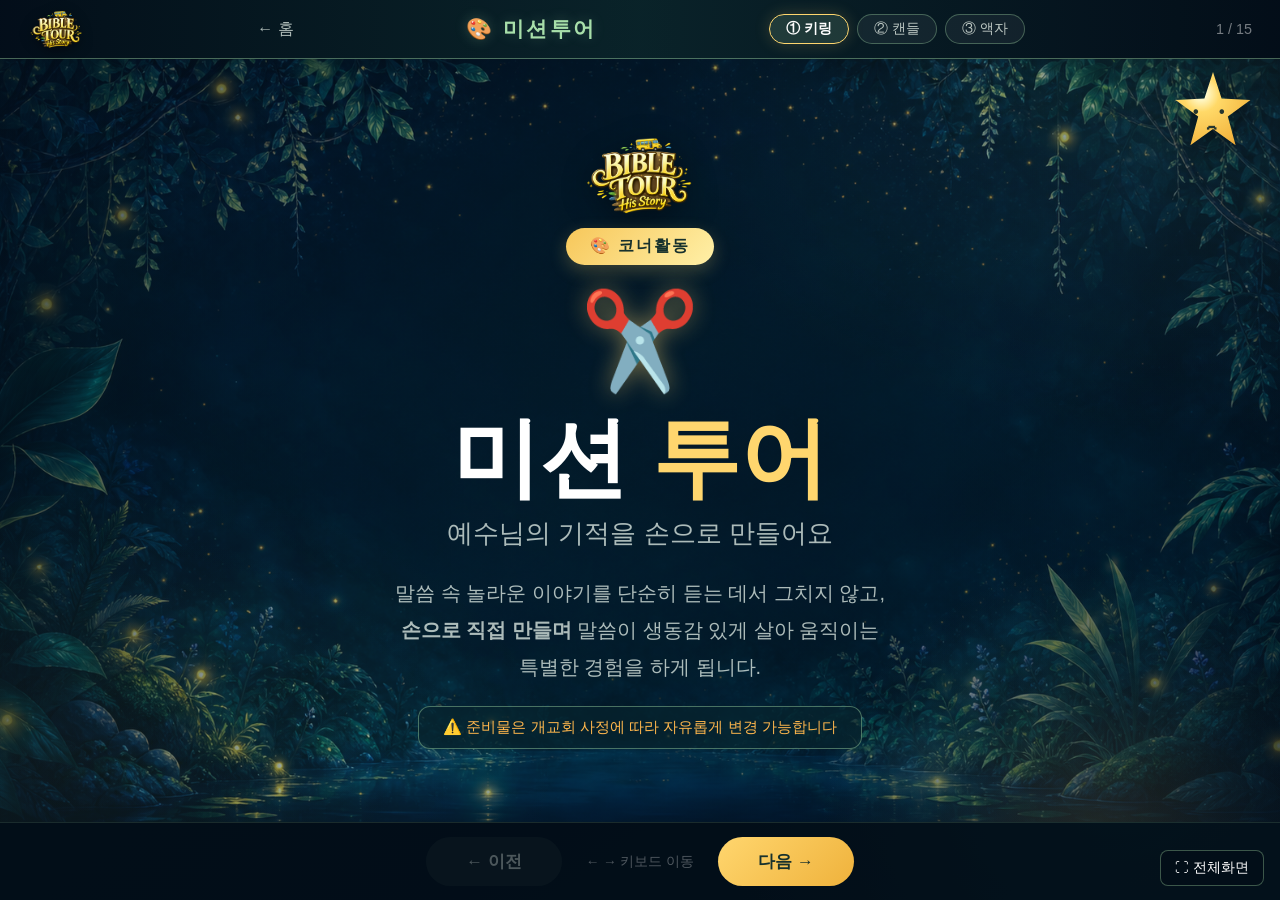
<file: html/mission-tour.html>
<!DOCTYPE html>
<html lang="ko">
<head>
<meta charset="UTF-8">
<meta name="viewport" content="width=device-width, initial-scale=1.0">
<title>미션투어 — BIBLE TOUR 2026</title>
<style>
* { margin:0; padding:0; box-sizing:border-box; }
body {
  font-family:'Malgun Gothic','맑은 고딕',sans-serif;
  background:#0a1a12; color:#fff;
  height:100vh; overflow:hidden;
  display:flex; flex-direction:column;
}
/* NAV */
.top-nav {
  display:flex; align-items:center; justify-content:space-between;
  padding:12px 32px;
  background:rgba(0,0,0,0.5);
  border-bottom:2px solid #2d7a4a;
  flex-shrink:0;
}
.nav-home { color:rgba(255,255,255,0.5); text-decoration:none; font-size:1rem; }
.nav-home:hover { color:#fff; }
.nav-title { font-size:1.3rem; font-weight:900; color:#4CAF50; letter-spacing:0.12em; }
.progress-wrap { display:flex; align-items:center; gap:10px; }
.dots-row { display:flex; gap:7px; }
.dot { width:12px; height:12px; border-radius:50%; background:rgba(255,255,255,0.18); cursor:pointer; transition:all .3s; }
.dot.active { background:#4CAF50; transform:scale(1.3); }
.dot.done { background:rgba(76,175,80,0.4); }
.slide-ctr { font-size:0.9rem; color:rgba(255,255,255,0.45); min-width:55px; text-align:right; }

/* SLIDE ENGINE */
.slide-area { flex:1; position:relative; overflow:hidden; }
.slide {
  position:absolute; inset:0;
  display:flex; align-items:center; justify-content:center;
  opacity:0; transform:translateX(80px);
  transition:all .4s cubic-bezier(.4,0,.2,1);
  pointer-events:none;
  padding:28px 48px;
}
.slide.active { opacity:1; transform:translateX(0); pointer-events:all; }
.slide.prev   { opacity:0; transform:translateX(-80px); }

/* ===== COVER ===== */
.s-cover {
  flex-direction:column; text-align:center;
  background:linear-gradient(135deg,#0d2e1a 0%,#071410 100%);
}
.badge { display:inline-block; background:#4CAF50; color:#fff; font-weight:700; font-size:1rem; padding:8px 24px; border-radius:30px; letter-spacing:.12em; margin-bottom:20px; }
.cover-emoji { font-size:6rem; margin-bottom:16px; }
.cover-h1 { font-size:5.5rem; font-weight:900; line-height:1; }
.cover-h1 span { color:#4CAF50; }
.cover-sub { font-size:1.6rem; color:rgba(255,255,255,.65); margin-top:14px; }
.cover-body { max-width:700px; font-size:1.25rem; line-height:1.85; color:rgba(255,255,255,.8); margin-top:24px; }
.warn-chip { margin-top:20px; background:rgba(255,152,0,.15); border:1px solid rgba(255,152,0,.4); border-radius:12px; padding:10px 24px; font-size:.95rem; color:#ffb74d; display:inline-block; }

/* ===== ACTIVITY INTRO ===== */
.s-intro {
  flex-direction:column; align-items:flex-start;
  background:#091c10;
}
.act-badge { display:flex; align-items:center; gap:14px; margin-bottom:20px; }
.act-badge .num { width:52px; height:52px; background:#4CAF50; border-radius:50%; display:flex; align-items:center; justify-content:center; font-size:1.6rem; font-weight:900; flex-shrink:0; }
.act-badge .lbl { font-size:1rem; color:rgba(255,255,255,.5); letter-spacing:.12em; }
.act-h2 { font-size:3.4rem; font-weight:900; line-height:1.15; margin-bottom:22px; }
.act-h2 span { color:#4CAF50; }
.verse-box {
  width:100%;
  background:rgba(76,175,80,.12);
  border-left:6px solid #4CAF50;
  border-radius:0 16px 16px 0;
  padding:18px 26px;
  margin-bottom:24px;
}
.verse-ref { font-size:.9rem; color:#4CAF50; font-weight:700; letter-spacing:.1em; margin-bottom:8px; }
.verse-text { font-size:1.25rem; line-height:1.75; color:rgba(255,255,255,.9); }
.obj-label { font-size:.85rem; color:#4CAF50; font-weight:700; letter-spacing:.15em; margin-bottom:10px; }
.obj-text { font-size:1.3rem; line-height:1.8; color:rgba(255,255,255,.85); }

/* ===== MATERIALS ===== */
.s-mat {
  flex-direction:column; align-items:flex-start;
  background:#091c10;
}
.mat-header { margin-bottom:28px; }
.mat-act-label { font-size:.9rem; color:#4CAF50; font-weight:700; letter-spacing:.12em; margin-bottom:6px; }
.mat-h2 { font-size:3rem; font-weight:900; }
.mat-grid { display:grid; grid-template-columns:repeat(3,1fr); gap:18px; width:100%; }
.mat-card {
  background:rgba(255,255,255,.06);
  border:2px solid rgba(76,175,80,.3);
  border-radius:20px;
  padding:22px 20px;
  display:flex; align-items:center; gap:16px;
}
.mat-card .m-ico { font-size:2.2rem; flex-shrink:0; }
.mat-card .m-txt { font-size:1.15rem; line-height:1.5; color:rgba(255,255,255,.9); font-weight:600; }
.mat-card.wide { grid-column:span 3; }
.mat-card.span2 { grid-column:span 2; }
.tip-box { margin-top:20px; width:100%; background:rgba(255,215,0,.08); border:2px solid rgba(255,215,0,.25); border-radius:16px; padding:16px 24px; font-size:1.05rem; line-height:1.7; color:rgba(255,255,255,.85); }
.tip-box strong { color:#ffd700; }

/* ===== STEPS ===== */
.s-steps {
  flex-direction:column; align-items:flex-start;
  background:#091c10;
}
.steps-header { margin-bottom:22px; width:100%; }
.steps-act-label { font-size:.9rem; color:#4CAF50; font-weight:700; letter-spacing:.12em; margin-bottom:6px; }
.steps-h2 { font-size:2.8rem; font-weight:900; }
.step-list { width:100%; display:flex; flex-direction:column; gap:16px; }
.step-row { display:flex; gap:18px; align-items:flex-start; }
.snum { flex-shrink:0; width:46px; height:46px; background:#4CAF50; border-radius:50%; display:flex; align-items:center; justify-content:center; font-size:1.3rem; font-weight:900; }
.stxt { font-size:1.3rem; line-height:1.7; color:rgba(255,255,255,.9); padding-top:8px; }
.stxt strong { color:#6de08a; }

/* ===== IMAGE FULL ===== */
.s-imgfull {
  flex-direction:column;
  background:#040d07;
}
.imgfull-label { font-size:1rem; color:#4CAF50; font-weight:700; letter-spacing:.12em; margin-bottom:14px; }
.imgfull-wrap { flex:1; display:flex; align-items:center; justify-content:center; width:100%; }
.imgfull-wrap img { max-width:90%; max-height:75vh; border-radius:20px; box-shadow:0 12px 60px rgba(0,0,0,.7); object-fit:contain; }
.imgfull-caption { margin-top:14px; font-size:1.1rem; color:rgba(255,255,255,.6); text-align:center; }

/* ===== INFOGRAPHIC ===== */
.s-infographic {
  flex-direction:column; align-items:flex-start;
  background:#091c10;
}
.info-header { margin-bottom:20px; }
.info-act-label { font-size:.9rem; color:#4CAF50; font-weight:700; letter-spacing:.12em; margin-bottom:6px; }
.info-h2 { font-size:2.6rem; font-weight:900; }
.info-flow { display:flex; align-items:center; gap:12px; width:100%; flex-wrap:wrap; margin-bottom:16px; }
.flow-card {
  flex:1; min-width:120px;
  background:rgba(76,175,80,.12);
  border:2px solid rgba(76,175,80,.35);
  border-radius:18px;
  padding:16px 12px;
  text-align:center;
}
.flow-card .f-step { font-size:.75rem; color:#4CAF50; font-weight:700; letter-spacing:.1em; margin-bottom:8px; }
.flow-card .f-icon { font-size:2.4rem; margin-bottom:8px; }
.flow-card .f-txt { font-size:.95rem; line-height:1.4; color:rgba(255,255,255,.85); font-weight:600; }
.flow-arrow { font-size:2rem; color:rgba(76,175,80,.6); flex-shrink:0; }

.step-cards { display:flex; gap:14px; width:100%; align-items:stretch; flex:1; }
.step-card {
  flex:1; text-align:center; padding:22px 10px; border-radius:22px;
  border:2px solid rgba(255,255,255,.1); background:rgba(255,255,255,.04);
  display:flex; flex-direction:column; align-items:center; gap:8px;
  transition:all .35s cubic-bezier(.4,0,.2,1);
  opacity:.28; transform:scale(.88);
}
.step-card.done { opacity:.52; transform:scale(.94); border-color:rgba(76,175,80,.35); background:rgba(76,175,80,.09); }
.step-card.active { opacity:1; transform:scale(1.06); border-color:#4CAF50; background:rgba(76,175,80,.22); box-shadow:0 0 34px rgba(76,175,80,.28); }
.sc-num { width:34px;height:34px; border-radius:50%; background:rgba(255,255,255,.12); display:flex;align-items:center;justify-content:center; font-size:.95rem; font-weight:900; flex-shrink:0; }
.step-card.active .sc-num { background:#4CAF50; color:#fff; }
.step-card.done .sc-num { background:rgba(76,175,80,.4); }
.sc-icon { display:flex; align-items:center; justify-content:center; width:100%; height:52px; transition:transform .35s; }
.sc-icon svg { width:90%; max-height:52px; }
.step-card.active .sc-icon { transform:scale(1.12); height:58px; }
.sc-label { font-size:.95rem; font-weight:700; color:rgba(255,255,255,.45); transition:all .35s; }
.step-card.active .sc-label { color:#fff; font-size:1.1rem; }
.sc-note { font-size:.78rem; color:rgba(255,255,255,.25); line-height:1.4; transition:color .35s; }
.step-card.active .sc-note { color:rgba(255,255,255,.72); }
.step-card.done .sc-label { color:rgba(255,255,255,.6); }
.step-card.done .sc-note { color:rgba(255,255,255,.4); }
.step-hint { font-size:.82rem; color:rgba(255,255,255,.28); text-align:center; margin-top:8px; letter-spacing:.05em; }
.s-infographic.has-photo .step-cards { flex:0 0 250px; }
.activity-photo { width:min(570px,100%); height:clamp(190px,34vh,380px); margin:14px auto 0; overflow:hidden; border:1px solid rgba(255,255,255,.18); border-radius:18px; box-shadow:0 10px 30px rgba(0,0,0,.28); background:rgba(0,0,0,.24); cursor:zoom-in; }
.activity-photo img { width:100%; height:100%; display:block; object-fit:contain; object-position:center; }
.photo-lightbox { position:fixed; inset:0; z-index:100; display:none; align-items:center; justify-content:center; padding:48px; background:rgba(0,0,0,.88); cursor:zoom-out; }
.photo-lightbox.open { display:flex; }
.photo-lightbox img { max-width:92vw; max-height:86vh; object-fit:contain; border-radius:18px; box-shadow:0 20px 70px rgba(0,0,0,.65); }
.photo-lightbox button { position:absolute; top:20px; right:28px; border:1px solid rgba(255,255,255,.45); border-radius:50%; width:42px; height:42px; color:#fff; background:rgba(0,0,0,.32); font-size:1.5rem; cursor:pointer; }
.s-infographic.has-step-gallery { display:grid; grid-template-columns:minmax(250px,300px) minmax(0,1fr); grid-template-rows:auto minmax(0,1fr) auto; column-gap:28px; row-gap:10px; align-items:stretch; }
.has-step-gallery .info-header { grid-column:1/-1; margin-bottom:0; }
.has-step-gallery .step-cards { grid-column:1; grid-row:2; flex:1; flex-direction:column; gap:10px; min-height:0; }
.has-step-gallery .step-card { min-height:0; padding:10px 14px; display:grid; grid-template-columns:34px 46px minmax(0,1fr); grid-template-rows:1fr 1fr; align-items:center; column-gap:8px; text-align:left; transform:none; cursor:pointer; }
.has-step-gallery .step-card.active { transform:none; }
.has-step-gallery .sc-num { grid-row:1/3; }
.has-step-gallery .sc-icon { grid-row:1/3; width:46px; height:46px; }
.has-step-gallery .sc-icon svg { width:100%; max-height:46px; }
.has-step-gallery .sc-label { align-self:end; font-size:.92rem; }
.has-step-gallery .step-card.active .sc-label { font-size:1rem; }
.has-step-gallery .sc-note { align-self:start; }
.has-step-gallery .step-hint { grid-column:1/-1; grid-row:3; margin-top:0; }
.step-detail { grid-column:2; grid-row:2; min-width:0; min-height:0; display:flex; flex-direction:column; gap:12px; padding:18px; overflow:hidden; border:1px solid rgba(255,255,255,.14); border-radius:22px; background:rgba(255,255,255,.04); box-shadow:0 10px 34px rgba(0,0,0,.18); }
.step-detail-head { display:flex; align-items:baseline; gap:10px; }
.step-detail-num { color:#4CAF50; font-weight:900; font-size:1rem; }
.step-detail-title { color:#fff; font-size:1.55rem; font-weight:900; }
.step-detail-photo { flex:1; min-height:0; display:flex; align-items:center; justify-content:center; overflow:hidden; border-radius:15px; background:rgba(0,0,0,.25); }
.step-detail-photo img { width:100%; height:100%; object-fit:contain; cursor:zoom-in; }
.step-detail-note { color:rgba(255,255,255,.68); font-size:1.05rem; line-height:1.5; text-align:center; }

/* ===== APPLY ===== */
.s-apply {
  flex-direction:column; align-items:flex-start;
  background:#091c10;
}
.apply-act-label { font-size:.9rem; color:#ffd700; font-weight:700; letter-spacing:.12em; margin-bottom:10px; }
.apply-h2 { font-size:2.8rem; font-weight:900; margin-bottom:24px; }
.apply-verse-box {
  width:100%;
  background:rgba(255,215,0,.08);
  border:2px solid rgba(255,215,0,.3);
  border-radius:16px;
  padding:24px 30px;
  margin-bottom:20px;
}
.apply-verse-box .av-label { font-size:.85rem; color:#ffd700; font-weight:700; letter-spacing:.1em; margin-bottom:10px; }
.apply-verse-box .av-text { font-size:1.3rem; line-height:1.85; color:rgba(255,255,255,.9); }
.apply-verse-box .av-text strong { color:#ffd700; }

/* ===== FINALE ===== */
.s-finale {
  flex-direction:column; text-align:center;
  background:linear-gradient(135deg,#0d2e1a 0%,#071410 100%);
}
.prayer-box {
  background:rgba(76,175,80,.1);
  border:2px solid rgba(76,175,80,.3);
  border-radius:24px;
  padding:32px 44px;
  max-width:680px;
  text-align:center;
  margin-top:24px;
}
.prayer-label { font-size:.9rem; color:#4CAF50; font-weight:700; letter-spacing:.12em; margin-bottom:14px; }
.prayer-text { font-size:1.2rem; line-height:2; color:rgba(255,255,255,.9); }

/* CONTROLS */
.controls { display:flex; align-items:center; justify-content:center; gap:24px; padding:14px; flex-shrink:0; background:rgba(0,0,0,.4); }
.btn { padding:13px 40px; border:none; border-radius:30px; font-size:1.05rem; font-weight:700; font-family:inherit; cursor:pointer; transition:all .2s; }
.btn-prev { background:rgba(255,255,255,.1); color:#fff; }
.btn-prev:hover { background:rgba(255,255,255,.2); }
.btn-next { background:#4CAF50; color:#fff; }
.btn-next:hover { background:#45a049; transform:scale(1.05); }
.btn:disabled { opacity:.3; cursor:not-allowed; transform:none !important; }
.key-hint { font-size:.85rem; color:rgba(255,255,255,.3); }
.fs-btn { position:fixed; bottom:14px; right:16px; background:rgba(255,255,255,.1); border:1px solid rgba(255,255,255,.2); color:#fff; border-radius:8px; padding:8px 14px; cursor:pointer; font-size:.85rem; font-family:inherit; }
.fs-btn:hover { background:rgba(255,255,255,.2); }
.act-jumps { display:flex; gap:8px; }
.act-jump { background:rgba(255,255,255,.07); border:1.5px solid rgba(255,255,255,.2); color:rgba(255,255,255,.65); border-radius:20px; padding:5px 16px; cursor:pointer; font-size:.85rem; font-family:inherit; transition:all .2s; white-space:nowrap; }
.act-jump:hover { background:rgba(76,175,80,.25); border-color:#4CAF50; color:#fff; }
.act-jump.on { background:rgba(76,175,80,.25); border-color:#4CAF50; color:#fff; font-weight:700; }
@media (max-width: 768px) {
  /* NAV */
  .top-nav { padding:8px 12px; gap:6px; flex-wrap:wrap; }
  .brand-lockup { display:none; }
  .nav-title { font-size:.95rem; }
  .act-jumps { gap:4px; order:10; width:100%; justify-content:center; }
  .act-jump { padding:4px 10px; font-size:.72rem; }
  .progress-wrap, .journey-mascot, .key-hint, .fs-btn { display:none !important; }
  /* SLIDES — allow scroll for content-heavy slides */
  .slide { padding:14px 16px; overflow-y:auto; }
  /* COVER */
  .cover-emoji { font-size:3.2rem; }
  .badge { font-size:.85rem; padding:6px 16px; margin-bottom:10px; }
  .cover-h1 { font-size:2.6rem; }
  .cover-sub { font-size:.95rem; }
  .cover-body { font-size:.9rem; margin-top:10px; }
  .warn-chip { font-size:.8rem; padding:8px 16px; }
  /* INTRO */
  .act-h2 { font-size:1.9rem; }
  .verse-text { font-size:1.05rem; }
  .obj-text { font-size:1.05rem; }
  /* MATERIALS */
  .mat-h2 { font-size:1.7rem; margin-bottom:16px; }
  .mat-grid { grid-template-columns:1fr 1fr; gap:10px; }
  .mat-card { padding:10px 12px; gap:10px; }
  .mat-card .m-ico { font-size:1.8rem; }
  .mat-card .m-txt { font-size:.9rem; }
  .mat-card.wide { grid-column:span 2; }
  .mat-card.span2 { grid-column:span 2; }
  .tip-box { font-size:.9rem; padding:12px 16px; }
  /* STEPS */
  .steps-h2, .apply-h2, .info-h2 { font-size:1.7rem; }
  .stxt { font-size:1.05rem; }
  /* STEP GALLERY — fill slide, stack vertically */
  .s-infographic.has-step-gallery {
    inset:0 !important;
    grid-template-columns:1fr !important;
    grid-template-rows:auto auto 1fr auto !important;
    padding:12px 14px 8px !important;
    overflow:hidden !important;
  }
  .has-step-gallery .info-header { margin-bottom:6px; }
  .has-step-gallery .info-h2 { font-size:1.5rem; }
  .has-step-gallery .step-cards {
    grid-column:1 !important; grid-row:2 !important;
    flex-direction:row !important; overflow-x:auto;
    gap:8px; height:100px; max-height:100px;
    padding-bottom:4px; min-height:0; flex-shrink:0;
  }
  .has-step-gallery .step-card {
    min-width:84px; max-width:84px; flex-shrink:0;
    display:flex !important; flex-direction:column !important;
    align-items:center; text-align:center; padding:6px 4px;
  }
  .has-step-gallery .sc-num { grid-row:unset; width:28px; height:28px; font-size:.8rem; }
  .has-step-gallery .sc-icon { grid-row:unset; width:30px; height:30px; }
  .has-step-gallery .sc-icon svg { max-height:30px; }
  .has-step-gallery .sc-label { font-size:.72rem; }
  .has-step-gallery .sc-note { display:none; }
  .has-step-gallery .step-detail {
    grid-column:1 !important; grid-row:3 !important;
    min-height:0; overflow:hidden; padding:12px !important;
    display:flex; flex-direction:column; gap:8px;
  }
  .has-step-gallery .step-hint { grid-column:1 !important; grid-row:4 !important; font-size:.75rem; }
  .step-detail-title { font-size:1.15rem; }
  .step-detail-photo { flex:1; min-height:0; }
  .step-detail-note { font-size:.9rem; }
  /* hide step progress dots inside detail on mobile — they eat height */
  .has-step-gallery .step-progress { display:none !important; }
  /* CONTROLS */
  .controls { padding:8px 12px; gap:10px; }
  .btn { padding:9px 20px; font-size:.9rem; }
  .prayer-box { padding:18px 20px; }
}
</style>
<link rel="stylesheet" href="theme-night-garden.css">
</head>
<body>
<div class="journey-mascot" aria-hidden="true"><span>⌣</span></div>

<div class="top-nav">
  <div class="brand-lockup"><img class="tour-brand-logo" src="img/brand/bible-tour-logo.png" alt="BIBLE TOUR His Story"></div>
  <a class="nav-home" href="index.html">← 홈</a>
  <div class="nav-title">🎨 미션투어</div>
  <div class="act-jumps">
    <button class="act-jump on" onclick="go(1)" id="aj1">① 키링</button>
    <button class="act-jump" onclick="go(6)" id="aj2">② 캔들</button>
    <button class="act-jump" onclick="go(10)" id="aj3">③ 액자</button>
  </div>
  <div class="progress-wrap">
    <div class="dots-row" id="dots"></div>
    <div class="slide-ctr" id="ctr">1 / 15</div>
  </div>
</div>

<div class="slide-area">

<!-- ══ 0. COVER ══ -->
<div class="slide s-cover active" data-i="0">
  <img class="cover-tour-logo" src="img/brand/bible-tour-logo.png" alt="BIBLE TOUR His Story">
  <div class="badge">🎨 코너활동</div>
  <div class="cover-emoji">✂️</div>
  <div class="cover-h1">미션 <span>투어</span></div>
  <div class="cover-sub">예수님의 기적을 손으로 만들어요</div>
  <div class="cover-body">
    말씀 속 놀라운 이야기를 단순히 듣는 데서 그치지 않고,<br>
    <strong>손으로 직접 만들며</strong> 말씀이 생동감 있게 살아 움직이는<br>
    특별한 경험을 하게 됩니다.
  </div>
  <div class="warn-chip">⚠️ 준비물은 개교회 사정에 따라 자유롭게 변경 가능합니다</div>
</div>

<!-- ══ 1. 활동1 인트로 ══ -->
<div class="slide s-intro" data-i="1">
  <div class="act-badge">
    <div class="num">1</div>
    <div class="lbl">첫번째 활동</div>
  </div>
  <div class="act-h2">빛나는 <span>키링</span> 만들기 ✨</div>
  <div class="verse-box">
    <div class="verse-ref">📖 요한복음 2장 11절</div>
    <div class="verse-text">
      예수께서 이 첫 번째 표적을 갈릴리 가나에서 행하여<br>
      그의 영광을 나타내시매 <strong>제자들이 그를 믿으니라</strong>
    </div>
  </div>
  <div class="obj-label">오늘의 핵심 메시지</div>
  <div class="obj-text">
    예수님은 우리의 결핍과 문제를 아시고,<br>
    가장 좋은 방법으로 채워 주시는 <strong style="color:#4CAF50;">최고의 해결사</strong>이십니다.<br>
    빛이신 예수님께 나아오세요 — 어둠 속에서도 빛이 납니다!
  </div>
</div>

<!-- ══ 2. 활동1 준비물 ══ -->
<div class="slide s-mat" data-i="2">
  <div class="mat-header">
    <div class="mat-act-label">첫번째 활동 — 빛나는 키링</div>
    <div class="mat-h2">📦 준비물 (1인 기준)</div>
  </div>
  <div class="mat-grid">
    <div class="mat-card">
      <div class="m-ico">🧴</div>
      <div class="m-txt">PVC 미니 지퍼백<br><span style="font-size:.85rem; color:rgba(255,255,255,.5);">4×6cm, 1장</span></div>
    </div>
    <div class="mat-card">
      <div class="m-ico">✨</div>
      <div class="m-txt">야광 모래<br><span style="font-size:.85rem; color:rgba(255,255,255,.5);">색상 무관</span></div>
    </div>
    <div class="mat-card">
      <div class="m-ico">🔑</div>
      <div class="m-txt">열쇠고리<br><span style="font-size:.85rem; color:rgba(255,255,255,.5);">1개</span></div>
    </div>
    <div class="mat-card">
      <div class="m-ico">🎀</div>
      <div class="m-txt">꾸미기 스티커</div>
    </div>
    <div class="mat-card span2">
      <div class="m-ico">📝</div>
      <div class="m-txt">말씀 스티커 — <strong style="color:#4CAF50;">"요한복음 2:11"</strong></div>
    </div>
  </div>
  <div class="tip-box">
    💡 <strong>교사 Tip:</strong> 야광 모래는 미리 소분해 두면 시간이 절약됩니다. 개수 여유 있게 준비하세요.
  </div>
</div>

<!-- ══ 3. 활동1 만들기 인포그래픽 ══ -->
<div class="slide s-infographic has-step-gallery" data-i="3" data-gallery="mission-keyring">
  <div class="info-header">
    <div class="info-act-label">첫번째 활동 — 빛나는 키링</div>
    <div class="info-h2">✂️ 만드는 순서</div>
  </div>
  <div class="step-cards">
    <div class="step-card active">
      <div class="sc-num">1</div>
      <div class="sc-icon"><svg viewBox="0 0 80 55" xmlns="http://www.w3.org/2000/svg"><rect x="27" y="23" width="26" height="28" rx="3" fill="rgba(144,255,200,.1)" stroke="rgba(200,240,255,.7)" stroke-width="1.5"/><rect x="27" y="19" width="26" height="6" rx="2" fill="rgba(150,200,255,.3)" stroke="rgba(200,220,255,.6)" stroke-width="1"/><circle cx="33" cy="37" r="3" fill="#ffd700" opacity=".85"/><circle cx="40" cy="33" r="2.5" fill="#ffb74d" opacity=".85"/><circle cx="48" cy="39" r="2.5" fill="#ffd700" opacity=".8"/><circle cx="38" cy="43" r="2" fill="#ffcc02" opacity=".8"/><line x1="40" y1="3" x2="40" y2="17" stroke="#ffd700" stroke-width="2"/><polygon points="36,15 40,20 44,15" fill="#ffd700"/></svg></div>
      <div class="sc-label">모래 넣기</div>
      <div class="sc-note">지퍼백 1/2<br>가득 채우기</div>
    </div>
    <div class="step-card">
      <div class="sc-num">2</div>
      <div class="sc-icon"><svg viewBox="0 0 80 55" xmlns="http://www.w3.org/2000/svg"><rect x="20" y="21" width="40" height="30" rx="3" fill="rgba(255,200,100,.12)" stroke="rgba(200,240,255,.6)" stroke-width="1.5"/><rect x="20" y="15" width="40" height="8" rx="3" fill="rgba(150,200,255,.35)" stroke="rgba(200,220,255,.7)" stroke-width="1.5"/><polygon points="11,19 20,15 20,23" fill="rgba(76,175,80,.8)"/><polygon points="69,19 60,15 60,23" fill="rgba(76,175,80,.8)"/><path d="M29,13 L37,20 L51,7" fill="none" stroke="#4CAF50" stroke-width="2.5" stroke-linecap="round" stroke-linejoin="round"/></svg></div>
      <div class="sc-label">잘 밀봉하기</div>
      <div class="sc-note">공기 빼고<br>꼭 닫기</div>
    </div>
    <div class="step-card">
      <div class="sc-num">3</div>
      <div class="sc-icon"><svg viewBox="0 0 80 55" xmlns="http://www.w3.org/2000/svg"><rect x="15" y="9" width="30" height="42" rx="3" fill="rgba(200,240,255,.1)" stroke="rgba(200,240,255,.6)" stroke-width="1.5"/><rect x="15" y="6" width="30" height="6" rx="2" fill="rgba(150,200,255,.3)" stroke="rgba(200,220,255,.5)" stroke-width="1"/><rect x="21" y="22" width="18" height="18" rx="3" fill="rgba(76,175,80,.7)" stroke="#4CAF50" stroke-width="1.5"/><line x1="30" y1="27" x2="30" y2="35" stroke="white" stroke-width="2.5" stroke-linecap="round"/><line x1="25" y1="31" x2="35" y2="31" stroke="white" stroke-width="2.5" stroke-linecap="round"/><circle cx="58" cy="16" r="9" fill="rgba(244,67,54,.7)" stroke="#f44336" stroke-width="1.5"/><text x="58" y="21" fill="white" font-size="12" text-anchor="middle">★</text><line x1="51" y1="21" x2="42" y2="27" stroke="#ffd700" stroke-width="1.5" stroke-dasharray="2,2"/><polygon points="40,26 44,32 46,26" fill="#ffd700"/></svg></div>
      <div class="sc-label">스티커 꾸미기</div>
      <div class="sc-note">앞면 꾸미기<br>뒷면 말씀</div>
    </div>
    <div class="step-card">
      <div class="sc-num">4</div>
      <div class="sc-icon"><svg viewBox="0 0 80 55" xmlns="http://www.w3.org/2000/svg"><rect x="27" y="24" width="26" height="27" rx="3" fill="rgba(200,240,255,.1)" stroke="rgba(200,240,255,.6)" stroke-width="1.5"/><rect x="27" y="20" width="26" height="6" rx="2" fill="rgba(150,200,255,.3)" stroke="rgba(200,220,255,.5)" stroke-width="1"/><circle cx="40" cy="11" r="7" fill="none" stroke="#ccc" stroke-width="3"/><circle cx="40" cy="11" r="3.5" fill="none" stroke="rgba(200,200,200,.4)" stroke-width="2"/><line x1="40" y1="18" x2="40" y2="20" stroke="#bbb" stroke-width="2.5"/><circle cx="50" cy="38" r="2" fill="rgba(255,200,80,.6)"/><circle cx="57" cy="33" r="1.5" fill="rgba(255,200,80,.5)"/></svg></div>
      <div class="sc-label">키링 연결</div>
      <div class="sc-note">구멍에<br>열쇠고리 끼우기</div>
    </div>
    <div class="step-card">
      <div class="sc-num">5</div>
      <div class="sc-icon"><svg viewBox="0 0 80 55" xmlns="http://www.w3.org/2000/svg"><rect x="10" y="5" width="60" height="45" rx="5" fill="rgba(0,5,20,.7)"/><rect x="27" y="13" width="26" height="33" rx="3" fill="rgba(120,255,160,.2)" stroke="rgba(144,255,144,.9)" stroke-width="2"/><ellipse cx="40" cy="30" rx="9" ry="9" fill="rgba(144,255,144,.12)"/><text x="40" y="34" fill="rgba(200,255,200,.9)" font-size="10" text-anchor="middle">✦</text><line x1="40" y1="8" x2="40" y2="11" stroke="rgba(144,255,144,.8)" stroke-width="2"/><line x1="55" y1="15" x2="58" y2="12" stroke="rgba(144,255,144,.7)" stroke-width="1.5"/><line x1="25" y1="15" x2="22" y2="12" stroke="rgba(144,255,144,.7)" stroke-width="1.5"/><line x1="58" y1="30" x2="62" y2="30" stroke="rgba(144,255,144,.7)" stroke-width="1.5"/><line x1="22" y1="30" x2="18" y2="30" stroke="rgba(144,255,144,.7)" stroke-width="1.5"/></svg></div>
      <div class="sc-label">빛 확인!</div>
      <div class="sc-note">어두운 곳에서<br>빛나는지 확인</div>
    </div>
  </div>
  <div class="step-hint">→ 키 또는 버튼으로 다음 단계 &nbsp;|&nbsp; 빛에 10초 이상 대기 후 어두운 곳에서 확인!</div>
  <div class="step-detail"><div class="step-detail-head"><span class="step-detail-num">01</span><span class="step-detail-title"></span></div><div class="step-detail-photo"><img class="step-detail-img" alt=""></div><div class="step-detail-note"></div></div>
</div>

<!-- ══ 4. 활동1 완성품 이미지 ══ -->
<div class="slide s-imgfull" data-i="4">
  <div class="imgfull-label">첫번째 활동 — 빛나는 키링 완성!</div>
  <div class="imgfull-wrap">
    <svg viewBox="0 0 760 460" xmlns="http://www.w3.org/2000/svg" style="max-width:88%;max-height:72vh;">
      <defs>
        <radialGradient id="kGlow" cx="50%" cy="50%" r="60%">
          <stop offset="0%" stop-color="#90ff90" stop-opacity="0.22"/>
          <stop offset="100%" stop-color="transparent"/>
        </radialGradient>
      </defs>
      <!-- Glow background -->
      <ellipse cx="380" cy="240" rx="280" ry="200" fill="url(#kGlow)"/>

      <!-- LEFT BAG (plain, before stickers) -->
      <rect x="60" y="115" width="220" height="240" rx="16" fill="rgba(200,230,255,0.08)" stroke="rgba(200,225,255,0.45)" stroke-width="2.5"/>
      <rect x="60" y="115" width="220" height="20" rx="7" fill="rgba(180,210,255,0.15)"/>
      <rect x="64" y="121" width="212" height="7" rx="3.5" fill="rgba(160,210,255,0.3)"/>
      <!-- White silver sand -->
      <circle cx="100" cy="178" r="7" fill="#ddeeff" opacity="0.8"/>
      <circle cx="130" cy="195" r="5" fill="white" opacity="0.7"/>
      <circle cx="160" cy="172" r="6" fill="#cce6ff" opacity="0.85"/>
      <circle cx="195" cy="192" r="8" fill="white" opacity="0.65"/>
      <circle cx="225" cy="175" r="5" fill="#ddeeff" opacity="0.8"/>
      <circle cx="115" cy="228" r="6" fill="white" opacity="0.7"/>
      <circle cx="155" cy="248" r="7" fill="#cce6ff" opacity="0.75"/>
      <circle cx="200" cy="238" r="5" fill="white" opacity="0.8"/>
      <circle cx="238" cy="255" r="6" fill="#ddeeff" opacity="0.7"/>
      <text x="145" y="200" fill="rgba(255,240,80,0.65)" font-size="11" text-anchor="middle">✦</text>
      <text x="210" y="228" fill="rgba(255,240,80,0.6)" font-size="9" text-anchor="middle">✦</text>
      <text x="170" y="268" fill="rgba(200,220,255,0.5)" font-size="13" font-family="Malgun Gothic,sans-serif" text-anchor="middle">일반 모래</text>

      <!-- RIGHT BAG (finished — pink glitter sand + stickers + keyring) -->
      <rect x="340" y="95" width="280" height="290" rx="18" fill="rgba(210,240,255,0.10)" stroke="rgba(220,240,255,0.65)" stroke-width="3"/>
      <rect x="340" y="95" width="280" height="22" rx="8" fill="rgba(180,210,255,0.2)"/>
      <rect x="345" y="101" width="270" height="9" rx="4.5" fill="rgba(160,210,255,0.36)"/>
      <!-- Pink glitter sand inside -->
      <circle cx="380" cy="168" r="8" fill="#ff80b0" opacity="0.9"/>
      <circle cx="415" cy="150" r="6" fill="#ff9ac7" opacity="0.85"/>
      <circle cx="450" cy="172" r="8" fill="#ffb3d4" opacity="0.8"/>
      <circle cx="485" cy="155" r="5" fill="#ff80b0" opacity="0.9"/>
      <circle cx="520" cy="170" r="7" fill="#ff9ac7" opacity="0.8"/>
      <circle cx="555" cy="152" r="5" fill="#ffcce0" opacity="0.85"/>
      <circle cx="370" cy="210" r="5" fill="#ffd4e8" opacity="0.8"/>
      <circle cx="408" cy="225" r="8" fill="#ff9ac7" opacity="0.75"/>
      <circle cx="445" cy="205" r="5" fill="#ffb3d4" opacity="0.9"/>
      <circle cx="478" cy="222" r="8" fill="#ff80b0" opacity="0.7"/>
      <circle cx="515" cy="208" r="5" fill="#ff9ac7" opacity="0.85"/>
      <circle cx="548" cy="224" r="7" fill="#ffcce0" opacity="0.8"/>
      <!-- White sparkles -->
      <circle cx="395" cy="192" r="4" fill="white" opacity="0.9"/>
      <circle cx="435" cy="186" r="3.5" fill="white" opacity="0.85"/>
      <circle cx="465" cy="195" r="4" fill="white" opacity="0.8"/>
      <circle cx="500" cy="188" r="3" fill="white" opacity="0.9"/>
      <circle cx="533" cy="194" r="4" fill="white" opacity="0.8"/>
      <!-- Gold star sparkles -->
      <text x="390" y="175" fill="rgba(255,220,60,0.88)" font-size="13">✦</text>
      <text x="460" y="165" fill="rgba(255,220,60,0.82)" font-size="11">✦</text>
      <text x="535" y="180" fill="rgba(255,220,60,0.85)" font-size="10">✦</text>
      <text x="428" y="245" fill="rgba(255,220,60,0.78)" font-size="14">✦</text>
      <text x="498" y="248" fill="rgba(255,220,60,0.82)" font-size="11">✦</text>

      <!-- Stickers on bag front -->
      <!-- Cross sticker -->
      <rect x="375" y="272" width="50" height="50" rx="9" fill="rgba(76,175,80,0.85)" stroke="#4CAF50" stroke-width="2"/>
      <rect x="393" y="278" width="14" height="38" rx="4" fill="white"/>
      <rect x="378" y="290" width="44" height="14" rx="4" fill="white"/>
      <!-- Heart sticker -->
      <rect x="443" y="272" width="50" height="50" rx="9" fill="rgba(233,30,99,0.75)" stroke="#e91e63" stroke-width="2"/>
      <text x="468" y="307" fill="white" font-size="28" text-anchor="middle" dominant-baseline="middle">♥</text>
      <!-- Star sticker -->
      <rect x="511" y="272" width="50" height="50" rx="9" fill="rgba(255,193,7,0.85)" stroke="#FFC107" stroke-width="2"/>
      <text x="536" y="307" fill="white" font-size="30" text-anchor="middle" dominant-baseline="middle">★</text>

      <!-- Metal O-ring top-right of bag -->
      <circle cx="616" cy="98" r="24" fill="none" stroke="#cccccc" stroke-width="5"/>
      <circle cx="616" cy="98" r="15" fill="none" stroke="rgba(200,200,200,0.35)" stroke-width="3"/>
      <!-- Chain -->
      <line x1="616" y1="74" x2="616" y2="48" stroke="#bbb" stroke-width="3.5"/>
      <!-- Lobster clip -->
      <path d="M603,8 Q603,-4 616,-4 Q629,-4 629,8 L629,48 Q629,56 616,56 Q603,56 603,48 Z" fill="none" stroke="#f06292" stroke-width="3.5"/>
      <circle cx="616" cy="9" r="7" fill="none" stroke="#f06292" stroke-width="3"/>
      <rect x="607" y="22" width="18" height="14" rx="5" fill="#f06292" opacity="0.55"/>

      <!-- Label arrows -->
      <text x="170" y="365" fill="rgba(255,255,255,0.85)" font-size="16" font-family="Malgun Gothic,sans-serif" font-weight="bold" text-anchor="middle">① 모래 넣기</text>
      <line x1="205" y1="270" x2="205" y2="355" stroke="rgba(255,255,255,0.3)" stroke-width="1.5" stroke-dasharray="5"/>
      <text x="480" y="370" fill="#4CAF50" font-size="16" font-family="Malgun Gothic,sans-serif" font-weight="bold" text-anchor="middle">② 스티커 꾸미기 + 키링 연결 완성!</text>
      <line x1="480" y1="325" x2="480" y2="358" stroke="rgba(76,175,80,0.4)" stroke-width="1.5" stroke-dasharray="5"/>

      <!-- Glow effect lines -->
      <line x1="300" y1="230" x2="250" y2="200" stroke="rgba(144,255,144,0.18)" stroke-width="2"/>
      <line x1="300" y1="250" x2="248" y2="265" stroke="rgba(144,255,144,0.14)" stroke-width="2"/>

      <text x="380" y="428" fill="rgba(255,220,100,0.95)" font-size="20" font-family="Malgun Gothic,sans-serif" font-weight="bold" text-anchor="middle">✨ 야광 모래가 어두운 곳에서 빛나요! ✨</text>
    </svg>
  </div>
  <div class="imgfull-caption">이런 모습으로 완성됩니다 🎉 &nbsp;|&nbsp; 야광 모래가 어두운 곳에서 빛나요!</div>
</div>

<!-- ══ 5. 활동1 적용 ══ -->
<div class="slide s-apply" data-i="5">
  <div class="apply-act-label">첫번째 활동 마무리</div>
  <div class="apply-h2">💬 나눔 &amp; 적용</div>
  <div class="apply-verse-box">
    <div class="av-label">🙏 적용 말씀</div>
    <div class="av-text">
      우리의 어려움을 예수님께 가지고 나오세요.<br>
      그분 앞에 나아오면 어두운 문제가 <strong>빛으로 밝아집니다</strong>.<br><br>
      우리 삶 가운데서도 늘 예수님을 찾는 친구들이 됩시다!
    </div>
  </div>
  <div style="display:flex; gap:16px; width:100%; margin-top:8px;">
    <div style="flex:1; background:rgba(255,255,255,.05); border:1px solid rgba(255,255,255,.12); border-radius:14px; padding:18px 20px;">
      <div style="color:#4CAF50; font-size:.85rem; font-weight:700; margin-bottom:8px;">🔍 관찰 질문</div>
      <div style="font-size:1.1rem; line-height:1.7;">"키링을 어두운 데 가져가 봤을 때 어떤 일이 일어났나요?"</div>
    </div>
    <div style="flex:1; background:rgba(255,255,255,.05); border:1px solid rgba(255,255,255,.12); border-radius:14px; padding:18px 20px;">
      <div style="color:#ffd700; font-size:.85rem; font-weight:700; margin-bottom:8px;">❤️ 적용 질문</div>
      <div style="font-size:1.1rem; line-height:1.7;">"내 삶에서 예수님이 해결해 주셨으면 하는 문제는 무엇인가요?"</div>
    </div>
  </div>
</div>

<!-- ══ 6. 활동2 인트로 ══ -->
<div class="slide s-intro" data-i="6">
  <div class="act-badge">
    <div class="num">2</div>
    <div class="lbl">두번째 활동</div>
  </div>
  <div class="act-h2">색모래 <span>캔들</span> 만들기 🕯️</div>
  <div class="verse-box">
    <div class="verse-ref">📖 마태복음 8장 26절</div>
    <div class="verse-text">
      예수께서 이르시되 왜 무서워하느냐 믿음이 작은 자들아 하시고<br>
      곧 일어나사 <strong>바람과 바다를 꾸짖으시니 아주 잔잔하게 되거늘</strong>
    </div>
  </div>
  <div class="obj-label">오늘의 핵심 메시지</div>
  <div class="obj-text">
    예수님은 어떤 위기와 두려움 속에서도<br>
    우리를 지키시는 <strong style="color:#4CAF50;">온 세상의 왕</strong>이십니다.<br>
    세상의 빛 <em>(The Light of the World)</em>이신 예수님을 알아요!
  </div>
</div>

<!-- ══ 7. 활동2 준비물 ══ -->
<div class="slide s-mat" data-i="7">
  <div class="mat-header">
    <div class="mat-act-label">두번째 활동 — 색모래 캔들</div>
    <div class="mat-h2">📦 준비물 (1인 기준)</div>
  </div>
  <div class="mat-grid">
    <div class="mat-card">
      <div class="m-ico">🏺</div>
      <div class="m-txt">투명병<br><span style="font-size:.85rem; color:rgba(255,255,255,.5);">100mL</span></div>
    </div>
    <div class="mat-card">
      <div class="m-ico">🌈</div>
      <div class="m-txt">색모래<br><span style="font-size:.85rem; color:rgba(255,255,255,.5);">여러 색</span></div>
    </div>
    <div class="mat-card">
      <div class="m-ico">🕯️</div>
      <div class="m-txt">항조 심지<br><span style="font-size:.85rem; color:rgba(255,255,255,.5);">1개</span></div>
    </div>
    <div class="mat-card span2">
      <div class="m-ico">🎀</div>
      <div class="m-txt">꾸미기 파츠 &amp; 3D 스티커</div>
    </div>
    <div class="mat-card">
      <div class="m-ico">📝</div>
      <div class="m-txt">말씀 스티커</div>
    </div>
  </div>
  <div class="tip-box">
    💡 <strong>교사 Tip:</strong> 색모래는 3~4가지 색상 준비. 병을 살짝 기울여 담으면 층이 더 예쁘게 나와요!
  </div>
</div>

<!-- ══ 8. 활동2 만들기 인포그래픽 ══ -->
<div class="slide s-infographic has-step-gallery" data-i="8" data-gallery="mission-candle">
  <div class="info-header">
    <div class="info-act-label">두번째 활동 — 색모래 캔들</div>
    <div class="info-h2">✂️ 만드는 순서</div>
  </div>
  <div class="step-cards">
    <div class="step-card active">
      <div class="sc-num">1</div>
      <div class="sc-icon"><svg viewBox="0 0 80 55" xmlns="http://www.w3.org/2000/svg"><rect x="28" y="16" width="24" height="36" rx="4" fill="rgba(200,230,255,.07)" stroke="rgba(200,230,255,.5)" stroke-width="1.5"/><line x1="28" y1="20" x2="52" y2="20" stroke="rgba(200,230,255,.25)" stroke-width="1"/><line x1="40" y1="6" x2="40" y2="36" stroke="#8B6914" stroke-width="2.5" stroke-linecap="round"/><ellipse cx="40" cy="4" rx="4" ry="5.5" fill="#ffe44d" opacity=".9"/><ellipse cx="40" cy="5.5" rx="2.5" ry="3.5" fill="#ff8c00" opacity=".8"/><line x1="36" y1="42" x2="44" y2="42" stroke="rgba(200,230,255,.25)" stroke-width="1" stroke-dasharray="2,2"/></svg></div>
      <div class="sc-label">심지 세우기</div>
      <div class="sc-note">투명병<br>가운데에 꽂기</div>
    </div>
    <div class="step-card">
      <div class="sc-num">2</div>
      <div class="sc-icon"><svg viewBox="0 0 80 55" xmlns="http://www.w3.org/2000/svg"><rect x="25" y="9" width="30" height="43" rx="4" fill="rgba(200,230,255,.06)" stroke="rgba(200,230,255,.5)" stroke-width="1.5"/><rect x="26" y="41" width="28" height="10" fill="#e91e63" opacity=".75"/><rect x="26" y="31" width="28" height="10" fill="#f39c12" opacity=".8"/><rect x="26" y="21" width="28" height="10" fill="#27ae60" opacity=".8"/><rect x="26" y="9" width="28" height="12" fill="#2980b9" opacity=".8"/><line x1="40" y1="5" x2="40" y2="37" stroke="#8B6914" stroke-width="2" stroke-dasharray="4,3"/></svg></div>
      <div class="sc-label">모래 층층이</div>
      <div class="sc-note">색별로<br>층 쌓기</div>
    </div>
    <div class="step-card">
      <div class="sc-num">3</div>
      <div class="sc-icon"><svg viewBox="0 0 80 55" xmlns="http://www.w3.org/2000/svg"><rect x="25" y="8" width="30" height="44" rx="4" fill="rgba(200,230,255,.06)" stroke="rgba(200,230,255,.5)" stroke-width="1.5"/><rect x="26" y="38" width="28" height="13" fill="#e91e63" opacity=".7"/><rect x="26" y="26" width="28" height="12" fill="#f39c12" opacity=".75"/><rect x="26" y="8" width="28" height="18" fill="rgba(200,230,255,.04)"/><line x1="22" y1="24" x2="55" y2="24" stroke="#ffd700" stroke-width="1.5" stroke-dasharray="3,2"/><text x="61" y="28" fill="#ffd700" font-size="9" text-anchor="start">2/3</text><line x1="40" y1="4" x2="40" y2="22" stroke="#8B6914" stroke-width="2" stroke-dasharray="3,2"/></svg></div>
      <div class="sc-label">2/3 채우기</div>
      <div class="sc-note">심지 기준<br>2/3 높이까지</div>
    </div>
    <div class="step-card">
      <div class="sc-num">4</div>
      <div class="sc-icon"><svg viewBox="0 0 80 55" xmlns="http://www.w3.org/2000/svg"><rect x="22" y="9" width="26" height="42" rx="4" fill="rgba(200,230,255,.07)" stroke="rgba(200,230,255,.45)" stroke-width="1.5"/><rect x="23" y="29" width="24" height="21" fill="#e91e63" opacity=".6"/><rect x="23" y="17" width="24" height="12" fill="#27ae60" opacity=".65"/><rect x="23" y="37" width="24" height="12" rx="0 0 4 4" fill="rgba(255,193,7,.8)" stroke="#FFC107" stroke-width="1.5"/><text x="35" y="47" fill="white" font-size="10" text-anchor="middle">★</text><circle cx="59" cy="18" r="8" fill="rgba(244,67,54,.7)" stroke="#f44336" stroke-width="1.5"/><text x="59" y="23" fill="white" font-size="11" text-anchor="middle">♥</text></svg></div>
      <div class="sc-label">파츠 꾸미기</div>
      <div class="sc-note">3D 파츠<br>스티커 장식</div>
    </div>
    <div class="step-card">
      <div class="sc-num">5</div>
      <div class="sc-icon"><svg viewBox="0 0 80 55" xmlns="http://www.w3.org/2000/svg"><rect x="22" y="7" width="26" height="44" rx="4" fill="rgba(200,230,255,.07)" stroke="rgba(200,230,255,.45)" stroke-width="1.5"/><rect x="23" y="31" width="24" height="19" fill="#e91e63" opacity=".6"/><rect x="23" y="19" width="24" height="12" fill="#27ae60" opacity=".65"/><rect x="27" y="21" width="20" height="18" rx="3" fill="rgba(255,215,0,.85)" stroke="#ffd700" stroke-width="1.5"/><text x="37" y="29" fill="#5d4000" font-size="5.5" text-anchor="middle" font-family="sans-serif">요한복음</text><text x="37" y="36" fill="#5d4000" font-size="8" font-weight="bold" text-anchor="middle" font-family="sans-serif">2:11</text></svg></div>
      <div class="sc-label">말씀 스티커</div>
      <div class="sc-note">말씀 붙이고<br>완성!</div>
    </div>
  </div>
  <div class="step-hint">→ 키 또는 버튼으로 다음 단계 &nbsp;|&nbsp; 병을 살짝 기울여 색모래 넣으면 층이 더 예뻐요!</div>
  <div class="step-detail"><div class="step-detail-head"><span class="step-detail-num">01</span><span class="step-detail-title"></span></div><div class="step-detail-photo"><img class="step-detail-img" alt=""></div><div class="step-detail-note"></div></div>
</div>

<!-- ══ 9. 활동2 완성품 이미지 ══ -->
<div class="slide s-imgfull" data-i="9">
  <div class="imgfull-label">두번째 활동 — 색모래 캔들 완성!</div>
  <div class="imgfull-wrap">
    <svg viewBox="0 0 700 460" xmlns="http://www.w3.org/2000/svg" style="max-width:88%;max-height:72vh;">
      <defs>
        <radialGradient id="cGlow" cx="50%" cy="30%" r="55%">
          <stop offset="0%" stop-color="#ffe88a" stop-opacity="0.35"/>
          <stop offset="100%" stop-color="transparent"/>
        </radialGradient>
        <linearGradient id="glassBg" x1="0" y1="0" x2="1" y2="0">
          <stop offset="0%" stop-color="rgba(200,230,255,0.12)"/>
          <stop offset="50%" stop-color="rgba(220,240,255,0.18)"/>
          <stop offset="100%" stop-color="rgba(200,230,255,0.1)"/>
        </linearGradient>
        <!-- Sand layer gradients -->
        <linearGradient id="lBlue" x1="0" y1="0" x2="1" y2="0">
          <stop offset="0%" stop-color="#2980b9" stop-opacity="0.85"/>
          <stop offset="100%" stop-color="#3498db" stop-opacity="0.7"/>
        </linearGradient>
        <linearGradient id="lGreen" x1="0" y1="0" x2="1" y2="0">
          <stop offset="0%" stop-color="#27ae60" stop-opacity="0.85"/>
          <stop offset="100%" stop-color="#2ecc71" stop-opacity="0.72"/>
        </linearGradient>
        <linearGradient id="lOrange" x1="0" y1="0" x2="1" y2="0">
          <stop offset="0%" stop-color="#e67e22" stop-opacity="0.9"/>
          <stop offset="100%" stop-color="#f39c12" stop-opacity="0.75"/>
        </linearGradient>
        <linearGradient id="lPink" x1="0" y1="0" x2="1" y2="0">
          <stop offset="0%" stop-color="#e91e63" stop-opacity="0.88"/>
          <stop offset="100%" stop-color="#f48fb1" stop-opacity="0.72"/>
        </linearGradient>
      </defs>

      <!-- Flame glow halo -->
      <ellipse cx="350" cy="100" rx="55" ry="40" fill="url(#cGlow)"/>

      <!-- FLAME -->
      <ellipse cx="350" cy="108" rx="14" ry="22" fill="#ffe44d" opacity="0.95"/>
      <ellipse cx="350" cy="112" rx="8" ry="14" fill="#ff8c00" opacity="0.8"/>
      <ellipse cx="350" cy="104" rx="6" ry="8" fill="#fffde0" opacity="0.7"/>

      <!-- WICK -->
      <line x1="350" y1="128" x2="350" y2="148" stroke="#8B4513" stroke-width="3.5" stroke-linecap="round"/>

      <!-- GLASS BOTTLE body -->
      <!-- Bottle neck -->
      <rect x="330" y="140" width="40" height="30" rx="5" fill="url(#glassBg)" stroke="rgba(200,230,255,0.55)" stroke-width="2"/>
      <!-- Bottle body -->
      <rect x="270" y="168" width="160" height="230" rx="14" fill="url(#glassBg)" stroke="rgba(200,230,255,0.55)" stroke-width="2.5"/>

      <!-- Sand layers (bottom to top inside bottle) -->
      <!-- Layer 5 (bottom): Pink -->
      <rect x="273" y="362" width="154" height="33" rx="0" fill="url(#lPink)"/>
      <!-- Layer 4: Orange -->
      <rect x="273" y="305" width="154" height="57" rx="0" fill="url(#lOrange)"/>
      <!-- Layer 3: Green -->
      <rect x="273" y="248" width="154" height="57" rx="0" fill="url(#lGreen)"/>
      <!-- Layer 2: Blue -->
      <rect x="273" y="200" width="154" height="48" rx="0" fill="url(#lBlue)"/>
      <!-- Layer 1 (top): White/light -->
      <rect x="273" y="168" width="154" height="32" rx="0" fill="rgba(230,240,255,0.45)"/>
      <!-- Rounded bottom of bottle -->
      <rect x="273" y="380" width="154" height="18" rx="0 0 14px 14px" fill="url(#lPink)"/>

      <!-- Glass overlay (transparent sheen) -->
      <rect x="270" y="168" width="160" height="230" rx="14" fill="none" stroke="rgba(210,240,255,0.55)" stroke-width="2.5"/>
      <!-- Shine highlight on left side of glass -->
      <rect x="278" y="178" width="18" height="200" rx="9" fill="rgba(255,255,255,0.12)"/>

      <!-- Bottle neck glass overlay -->
      <rect x="330" y="140" width="40" height="30" rx="5" fill="none" stroke="rgba(210,240,255,0.55)" stroke-width="2"/>

      <!-- Wick runs through all layers (dashed) -->
      <line x1="350" y1="168" x2="350" y2="395" stroke="rgba(255,255,255,0.55)" stroke-width="2" stroke-dasharray="6,4"/>

      <!-- Bottle cap/lip at top of body -->
      <rect x="262" y="163" width="176" height="12" rx="6" fill="rgba(210,230,255,0.25)" stroke="rgba(200,225,255,0.4)" stroke-width="1.5"/>

      <!-- Decorative sticker on bottle -->
      <rect x="295" y="280" width="52" height="52" rx="9" fill="rgba(76,175,80,0.75)" stroke="rgba(76,175,80,0.9)" stroke-width="1.5"/>
      <rect x="311" y="286" width="20" height="40" rx="4" fill="white"/>
      <rect x="298" y="297" width="46" height="16" rx="4" fill="white"/>
      <!-- Star sticker -->
      <rect x="357" y="295" width="40" height="40" rx="8" fill="rgba(255,193,7,0.8)" stroke="#FFC107" stroke-width="1.5"/>
      <text x="377" y="323" fill="white" font-size="24" text-anchor="middle" dominant-baseline="middle">★</text>

      <!-- Layer labels on right side -->
      <line x1="432" y1="184" x2="480" y2="184" stroke="rgba(200,220,255,0.4)" stroke-width="1.5"/>
      <text x="485" y="189" fill="rgba(200,220,255,0.8)" font-size="13" font-family="Malgun Gothic,sans-serif">흰 모래</text>
      <line x1="432" y1="224" x2="480" y2="224" stroke="rgba(52,152,219,0.6)" stroke-width="1.5"/>
      <text x="485" y="229" fill="#3498db" font-size="13" font-family="Malgun Gothic,sans-serif">파란 모래</text>
      <line x1="432" y1="276" x2="480" y2="276" stroke="rgba(46,204,113,0.6)" stroke-width="1.5"/>
      <text x="485" y="281" fill="#2ecc71" font-size="13" font-family="Malgun Gothic,sans-serif">초록 모래</text>
      <line x1="432" y1="333" x2="480" y2="333" stroke="rgba(243,156,18,0.6)" stroke-width="1.5"/>
      <text x="485" y="338" fill="#f39c12" font-size="13" font-family="Malgun Gothic,sans-serif">주황 모래</text>
      <line x1="432" y1="378" x2="480" y2="378" stroke="rgba(244,143,177,0.6)" stroke-width="1.5"/>
      <text x="485" y="383" fill="#f48fb1" font-size="13" font-family="Malgun Gothic,sans-serif">분홍 모래</text>

      <!-- Flame label -->
      <line x1="365" y1="108" x2="440" y2="80" stroke="rgba(255,220,60,0.45)" stroke-width="1.5"/>
      <text x="445" y="76" fill="rgba(255,220,60,0.9)" font-size="14" font-family="Malgun Gothic,sans-serif" font-weight="bold">불꽃 🔥</text>

      <!-- Wick label -->
      <text x="170" y="158" fill="rgba(255,255,255,0.65)" font-size="14" font-family="Malgun Gothic,sans-serif" text-anchor="middle">심지</text>
      <line x1="200" y1="155" x2="328" y2="148" stroke="rgba(255,255,255,0.3)" stroke-width="1.5"/>

      <text x="350" y="428" fill="rgba(255,255,255,0.9)" font-size="20" font-family="Malgun Gothic,sans-serif" font-weight="bold" text-anchor="middle">🕯️ 색모래 캔들 완성! 세상의 빛이신 예수님처럼!</text>
    </svg>
  </div>
  <div class="imgfull-caption">이런 모습으로 완성됩니다 🕯️ &nbsp;|&nbsp; 세상의 빛이신 예수님을 기억해요!</div>
</div>

<!-- ══ 10. 활동3 인트로 ══ -->
<div class="slide s-intro" data-i="10">
  <div class="act-badge">
    <div class="num">3</div>
    <div class="lbl">세번째 활동</div>
  </div>
  <div class="act-h2">나의 감정 <span>액자</span> 만들기 🖼️</div>
  <div class="verse-box">
    <div class="verse-ref">📖 누가복음 18장 42절</div>
    <div class="verse-text">
      예수께서 그에게 이르시되<br>
      보라 <strong>네 믿음이 너를 구원하였느니라</strong>
    </div>
  </div>
  <div class="obj-label">오늘의 핵심 메시지</div>
  <div class="obj-text">
    예수님은 소외된 자들의 목소리를 들으시고<br>
    아픔을 고쳐 주시는 <strong style="color:#4CAF50;">사랑의 치유자</strong>이십니다.<br>
    우리의 아픔과 슬픔을 기쁨으로 바꾸시는 분이에요!
  </div>
</div>

<!-- ══ 11. 활동3 준비물 ══ -->
<div class="slide s-mat" data-i="11">
  <div class="mat-header">
    <div class="mat-act-label">세번째 활동 — 나의 감정 액자</div>
    <div class="mat-h2">📦 준비물 (1인 기준)</div>
  </div>
  <div class="mat-grid">
    <div class="mat-card">
      <div class="m-ico">😊</div>
      <div class="m-txt">A5 사이즈<br>감정 종이<br><span style="font-size:.85rem; color:rgba(255,255,255,.5);">남/여 버전</span></div>
    </div>
    <div class="mat-card">
      <div class="m-ico">🖼️</div>
      <div class="m-txt">5×7 사이즈<br>액자<br><span style="font-size:.85rem; color:rgba(255,255,255,.5);">1개</span></div>
    </div>
    <div class="mat-card">
      <div class="m-ico">🖍️</div>
      <div class="m-txt">꾸미기<br>색인필 / 색연필</div>
    </div>
    <div class="mat-card wide">
      <div class="m-ico">✂️</div>
      <div class="m-txt">가위 &nbsp;&nbsp;<span style="font-size:.9rem; color:rgba(255,255,255,.5);">— 필요시 액자에 맞게 자르기</span></div>
    </div>
  </div>
  <div class="tip-box">
    💡 <strong>교사 Tip:</strong> 감정 종이는 USB 파일 참조. 미리 프린트해서 각자 이름을 써둡니다.
  </div>
</div>

<!-- ══ 12. 활동3 만들기 인포그래픽 ══ -->
<div class="slide s-infographic has-step-gallery" data-i="12" data-gallery="mission-frame">
  <div class="info-header">
    <div class="info-act-label">세번째 활동 — 나의 감정 액자</div>
    <div class="info-h2">✂️ 만드는 순서</div>
  </div>
  <div class="step-cards">
    <div class="step-card active">
      <div class="sc-num">1</div>
      <div class="sc-icon"><svg viewBox="0 0 80 55" xmlns="http://www.w3.org/2000/svg"><circle cx="12" cy="28" r="8" fill="rgba(255,220,50,.4)" stroke="rgba(255,220,50,.4)" stroke-width="1"/><circle cx="28" cy="18" r="8" fill="rgba(100,180,255,.4)" stroke="rgba(100,180,255,.4)" stroke-width="1"/><circle cx="40" cy="30" r="11" fill="rgba(255,100,100,.25)" stroke="#f44336" stroke-width="2.5"/><path d="M34,31 Q40,38 46,31" fill="none" stroke="#f44336" stroke-width="1.5" stroke-linecap="round"/><circle cx="37" cy="26" r="1.5" fill="#f44336"/><circle cx="43" cy="26" r="1.5" fill="#f44336"/><circle cx="54" cy="18" r="8" fill="rgba(150,100,200,.4)" stroke="rgba(150,100,200,.4)" stroke-width="1"/><circle cx="68" cy="28" r="8" fill="rgba(255,100,180,.4)" stroke="rgba(255,100,180,.4)" stroke-width="1"/><line x1="34" y1="44" x2="46" y2="44" stroke="#4CAF50" stroke-width="2.5"/></svg></div>
      <div class="sc-label">감정 고르기</div>
      <div class="sc-note">감정 종이에서<br>5개 선택</div>
    </div>
    <div class="step-card">
      <div class="sc-num">2</div>
      <div class="sc-icon"><svg viewBox="0 0 80 55" xmlns="http://www.w3.org/2000/svg"><circle cx="30" cy="28" r="18" fill="rgba(255,220,50,.2)" stroke="rgba(255,220,50,.5)" stroke-width="1.5"/><path d="M22,30 Q30,38 38,30" fill="none" stroke="#333" stroke-width="2" stroke-linecap="round"/><circle cx="24" cy="23" r="3" fill="#333"/><circle cx="36" cy="23" r="3" fill="#333"/><line x1="56" y1="8" x2="43" y2="35" stroke="#f44336" stroke-width="3.5" stroke-linecap="round"/><rect x="54" y="3" width="10" height="13" rx="3" fill="#f44336"/><rect x="56" y="2" width="6" height="4" rx="1" fill="rgba(255,150,150,.6)"/></svg></div>
      <div class="sc-label">색칠하기</div>
      <div class="sc-note">선택한 표정<br>예쁘게 색칠</div>
    </div>
    <div class="step-card">
      <div class="sc-num">3</div>
      <div class="sc-icon"><svg viewBox="0 0 80 55" xmlns="http://www.w3.org/2000/svg"><rect x="8" y="10" width="42" height="36" rx="3" fill="rgba(255,220,50,.15)" stroke="rgba(255,255,255,.4)" stroke-width="1.5"/><line x1="12" y1="28" x2="46" y2="28" stroke="rgba(255,255,255,.3)" stroke-width="1" stroke-dasharray="3,2"/><line x1="59" y1="4" x2="36" y2="40" stroke="#ccc" stroke-width="2.5" stroke-linecap="round"/><line x1="66" y1="4" x2="40" y2="43" stroke="#ccc" stroke-width="2.5" stroke-linecap="round"/><circle cx="61" cy="6" r="5" fill="none" stroke="#aaa" stroke-width="2"/><circle cx="68" cy="6" r="5" fill="none" stroke="#aaa" stroke-width="2"/></svg></div>
      <div class="sc-label">크기 맞추기</div>
      <div class="sc-note">액자 크기에<br>맞게 자르기</div>
    </div>
    <div class="step-card">
      <div class="sc-num">4</div>
      <div class="sc-icon"><svg viewBox="0 0 80 55" xmlns="http://www.w3.org/2000/svg"><rect x="10" y="4" width="60" height="47" rx="4" fill="#8B6914" stroke="#C9952A" stroke-width="2.5"/><rect x="17" y="10" width="46" height="35" rx="2" fill="rgba(255,248,230,.08)" stroke="rgba(180,140,60,.5)" stroke-width="1.5"/><rect x="22" y="14" width="36" height="27" rx="2" fill="#0a1020"/><circle cx="40" cy="27" r="9" fill="rgba(255,220,50,.65)"/><path d="M34,28 Q40,35 46,28" fill="none" stroke="#333" stroke-width="1.8" stroke-linecap="round"/><circle cx="37" cy="24" r="2" fill="#333"/><circle cx="43" cy="24" r="2" fill="#333"/></svg></div>
      <div class="sc-label">액자에 완성!</div>
      <div class="sc-note">종이 넣고<br>완성!</div>
    </div>
  </div>
  <div class="step-hint">→ 키 또는 버튼으로 다음 단계 &nbsp;|&nbsp; "지금 내 마음에 가장 많은 감정은 무엇인가요?"</div>
  <div class="step-detail"><div class="step-detail-head"><span class="step-detail-num">01</span><span class="step-detail-title"></span></div><div class="step-detail-photo"><img class="step-detail-img" alt=""></div><div class="step-detail-note"></div></div>
</div>

<!-- ══ 13. 활동3 완성품 이미지 ══ -->
<div class="slide s-imgfull" data-i="13">
  <div class="imgfull-label">세번째 활동 — 나의 감정 액자 완성!</div>
  <div class="imgfull-wrap">
    <svg viewBox="0 0 720 460" xmlns="http://www.w3.org/2000/svg" style="max-width:88%;max-height:72vh;">
      <defs>
        <linearGradient id="frameGrad" x1="0" y1="0" x2="1" y2="1">
          <stop offset="0%" stop-color="#8B6914"/>
          <stop offset="50%" stop-color="#C9952A"/>
          <stop offset="100%" stop-color="#7A5C10"/>
        </linearGradient>
      </defs>

      <!-- Outer frame border -->
      <rect x="120" y="50" width="480" height="360" rx="12" fill="url(#frameGrad)" stroke="#a07828" stroke-width="2"/>
      <!-- Inner frame border (mat) -->
      <rect x="148" y="78" width="424" height="304" rx="8" fill="rgba(255,248,230,0.15)" stroke="rgba(180,140,60,0.5)" stroke-width="2"/>
      <!-- Photo area (inside) -->
      <rect x="162" y="92" width="396" height="276" rx="6" fill="#1a1a2e"/>

      <!-- EMOTION FACE GRID: 2 rows × 3 cols (5 faces + 1 title) -->
      <!-- Row 1: 기쁨, 슬픔, 화남 -->
      <!-- Face 1: 기쁨 (Joy) — yellow -->
      <circle cx="238" cy="180" r="52" fill="#ffe033" stroke="rgba(255,255,255,0.2)" stroke-width="2"/>
      <!-- Eyes -->
      <ellipse cx="222" cy="168" rx="7" ry="9" fill="#222"/>
      <ellipse cx="254" cy="168" rx="7" ry="9" fill="#222"/>
      <!-- Eye shine -->
      <circle cx="225" cy="165" r="3" fill="white"/>
      <circle cx="257" cy="165" r="3" fill="white"/>
      <!-- Smile -->
      <path d="M218,192 Q238,210 258,192" fill="none" stroke="#222" stroke-width="3.5" stroke-linecap="round"/>
      <!-- Rosy cheeks -->
      <ellipse cx="210" cy="192" rx="10" ry="7" fill="rgba(255,150,150,0.4)"/>
      <ellipse cx="266" cy="192" rx="10" ry="7" fill="rgba(255,150,150,0.4)"/>
      <text x="238" y="246" fill="#ffe033" font-size="16" font-family="Malgun Gothic,sans-serif" font-weight="bold" text-anchor="middle">기쁨</text>

      <!-- Face 2: 슬픔 (Sadness) — blue -->
      <circle cx="360" cy="180" r="52" fill="#5b8cee" stroke="rgba(255,255,255,0.2)" stroke-width="2"/>
      <!-- Sad eyes (slightly droopy) -->
      <ellipse cx="344" cy="167" rx="7" ry="8" fill="#222" transform="rotate(-8,344,167)"/>
      <ellipse cx="376" cy="167" rx="7" ry="8" fill="#222" transform="rotate(8,376,167)"/>
      <circle cx="346" cy="164" r="2.5" fill="white"/>
      <circle cx="378" cy="164" r="2.5" fill="white"/>
      <!-- Tear drops -->
      <ellipse cx="342" cy="187" rx="4" ry="7" fill="rgba(255,255,255,0.7)"/>
      <ellipse cx="375" cy="187" rx="4" ry="7" fill="rgba(255,255,255,0.7)"/>
      <!-- Sad mouth -->
      <path d="M342,200 Q360,188 378,200" fill="none" stroke="#222" stroke-width="3.5" stroke-linecap="round"/>
      <text x="360" y="246" fill="#7ba7f5" font-size="16" font-family="Malgun Gothic,sans-serif" font-weight="bold" text-anchor="middle">슬픔</text>

      <!-- Face 3: 화남 (Anger) — red -->
      <circle cx="482" cy="180" r="52" fill="#f44336" stroke="rgba(255,255,255,0.2)" stroke-width="2"/>
      <!-- Angry eyes (furrowed brows) -->
      <ellipse cx="466" cy="170" rx="7" ry="8" fill="#222"/>
      <ellipse cx="498" cy="170" rx="7" ry="8" fill="#222"/>
      <!-- Eyebrows angled inward -->
      <line x1="454" y1="155" x2="476" y2="162" stroke="#222" stroke-width="4" stroke-linecap="round"/>
      <line x1="508" y1="155" x2="486" y2="162" stroke="#222" stroke-width="4" stroke-linecap="round"/>
      <circle cx="468" cy="167" r="2.5" fill="white"/>
      <circle cx="500" cy="167" r="2.5" fill="white"/>
      <!-- Grumpy mouth -->
      <path d="M462,200 Q482,188 502,200" fill="none" stroke="#222" stroke-width="3.5" stroke-linecap="round"/>
      <!-- Anger lines -->
      <line x1="444" y1="148" x2="452" y2="158" stroke="rgba(255,255,255,0.5)" stroke-width="2.5" stroke-linecap="round"/>
      <line x1="518" y1="148" x2="510" y2="158" stroke="rgba(255,255,255,0.5)" stroke-width="2.5" stroke-linecap="round"/>
      <text x="482" y="246" fill="#ff7777" font-size="16" font-family="Malgun Gothic,sans-serif" font-weight="bold" text-anchor="middle">화남</text>

      <!-- Row 2: 두려움, 사랑 (+ empty/center) -->
      <!-- Face 4: 두려움 (Fear) — purple -->
      <circle cx="300" cy="328" r="52" fill="#9c27b0" stroke="rgba(255,255,255,0.2)" stroke-width="2"/>
      <!-- Wide scared eyes -->
      <ellipse cx="284" cy="316" rx="9" ry="11" fill="#222"/>
      <ellipse cx="316" cy="316" rx="9" ry="11" fill="#222"/>
      <circle cx="284" cy="312" r="4" fill="white"/>
      <circle cx="316" cy="312" r="4" fill="white"/>
      <!-- O-shaped mouth -->
      <ellipse cx="300" cy="346" rx="10" ry="8" fill="#222"/>
      <ellipse cx="300" cy="346" rx="6" ry="5" fill="#444"/>
      <!-- Sweat drop -->
      <path d="M326,302 Q330,295 326,290 Q322,295 326,302" fill="rgba(200,220,255,0.7)"/>
      <text x="300" y="394" fill="#ce93d8" font-size="16" font-family="Malgun Gothic,sans-serif" font-weight="bold" text-anchor="middle">두려움</text>

      <!-- Face 5: 사랑 (Love) — pink/red -->
      <circle cx="420" cy="328" r="52" fill="#e91e63" stroke="rgba(255,255,255,0.2)" stroke-width="2"/>
      <!-- Heart eyes -->
      <text x="404" y="323" fill="white" font-size="20" text-anchor="middle">♥</text>
      <text x="436" y="323" fill="white" font-size="20" text-anchor="middle">♥</text>
      <!-- Big smile -->
      <path d="M400,348 Q420,370 440,348" fill="none" stroke="white" stroke-width="4" stroke-linecap="round"/>
      <!-- Rosy cheeks -->
      <ellipse cx="390" cy="346" rx="12" ry="8" fill="rgba(255,200,200,0.45)"/>
      <ellipse cx="450" cy="346" rx="12" ry="8" fill="rgba(255,200,200,0.45)"/>
      <!-- Small hearts floating -->
      <text x="396" y="298" fill="rgba(255,200,220,0.7)" font-size="14">♥</text>
      <text x="434" y="296" fill="rgba(255,200,220,0.6)" font-size="11">♥</text>
      <text x="380" y="316" fill="rgba(255,200,220,0.55)" font-size="10">♥</text>
      <text x="420" y="394" fill="#f48fb1" font-size="16" font-family="Malgun Gothic,sans-serif" font-weight="bold" text-anchor="middle">사랑</text>

      <!-- Frame title banner -->
      <rect x="148" y="50" width="424" height="32" rx="8" fill="url(#frameGrad)"/>
      <text x="360" y="72" fill="rgba(255,240,200,0.9)" font-size="16" font-family="Malgun Gothic,sans-serif" font-weight="bold" text-anchor="middle">나의 감정 액자 — 예수님이 아십니다</text>

      <!-- Corner decorations on frame -->
      <text x="138" y="76" fill="rgba(255,220,80,0.5)" font-size="20">✦</text>
      <text x="570" y="76" fill="rgba(255,220,80,0.5)" font-size="20">✦</text>
      <text x="138" y="404" fill="rgba(255,220,80,0.5)" font-size="20">✦</text>
      <text x="570" y="404" fill="rgba(255,220,80,0.5)" font-size="20">✦</text>

      <text x="360" y="445" fill="rgba(255,255,255,0.9)" font-size="20" font-family="Malgun Gothic,sans-serif" font-weight="bold" text-anchor="middle">🖼️ 5가지 감정을 골라 나만의 액자를 완성해요!</text>
    </svg>
  </div>
  <div class="imgfull-caption">이런 모습으로 완성됩니다 🖼️ &nbsp;|&nbsp; 예수님은 나의 감정도 아세요!</div>
</div>

<!-- ══ 14. 마무리 ══ -->
<div class="slide s-finale" data-i="14">
  <div style="font-size:5rem; margin-bottom:16px;">🙏</div>
  <div class="cover-h1" style="font-size:3.5rem;">미션투어 <span>완료!</span></div>
  <div class="cover-sub" style="margin-top:12px;">오늘 만든 작품을 집에 가져가서 예수님의 빛을 나누어 주세요!</div>
  <div class="prayer-box">
    <div class="prayer-label">🙏 마침 기도</div>
    <div class="prayer-text">
      "사랑의 예수님, 오늘 활동을 통해<br>
      예수님이 <strong style="color:#4CAF50;">최고의 해결사</strong>이시며<br>
      <strong style="color:#4CAF50;">세상의 빛</strong>이시고 <strong style="color:#4CAF50;">치유자</strong>이심을 배웠어요.<br><br>
      우리의 슬픔을 기쁨으로, 평범한 일상을 기적으로<br>
      바꾸어 주시는 예수님을 믿고 의지하며 살게 해주세요.<br>
      예수님의 이름으로 기도합니다. <strong style="color:#4CAF50;">아멘.</strong>"
    </div>
  </div>
  <div style="margin-top:24px;"><a href="index.html" style="color:rgba(255,255,255,.4); text-decoration:none; font-size:1rem;">← 홈으로</a></div>
</div>

</div><!-- /.slide-area -->

<div class="controls">
  <button class="btn btn-prev" id="btnP" onclick="go(cur-1)">← 이전</button>
  <span class="key-hint">← → 키보드 이동</span>
  <button class="btn btn-next" id="btnN" onclick="go(cur+1)">다음 →</button>
</div>
<button class="fs-btn" onclick="toggleFS()">⛶ 전체화면</button>

<script>
const TOTAL=15, slides=[...document.querySelectorAll('.slide')];
const dotsEl=document.getElementById('dots'), ctrEl=document.getElementById('ctr');
const btnP=document.getElementById('btnP'), btnN=document.getElementById('btnN');
let cur=0, subStep=0;
for(let i=0;i<TOTAL;i++){const d=document.createElement('div');d.className='dot'+(i===0?' active':'');d.onclick=()=>go(i);dotsEl.appendChild(d);}
function updateCards(sl,s){
  [...sl.querySelectorAll('.step-card')].forEach((c,i)=>{
    c.className='step-card'+(i===s?' active':i<s?' done':'');
  });
  const activeCard=sl.querySelector('.step-card.active');
  if(activeCard)activeCard.scrollIntoView({behavior:'smooth',block:'nearest',inline:'center'});
  updateDetail(sl,s);
}
function updateDetail(sl,s){
  const detail=sl.querySelector('.step-detail');if(!detail)return;
  const card=sl.querySelectorAll('.step-card')[s];if(!card)return;
  const title=card.querySelector('.sc-label')?.innerText||'';
  const note=card.querySelector('.sc-note')?.innerText.replace(/\n/g,' ')||'';
  const count=sl.querySelectorAll('.step-card').length;
  let progress=detail.querySelector('.step-progress');
  if(!progress){ progress=document.createElement('div'); progress.className='step-progress'; detail.querySelector('.step-detail-head').insertAdjacentElement('afterend',progress); }
  progress.innerHTML=[...Array(count)].map((_,i)=>`<span class="step-progress-dot ${i===s?'active':i<s?'done':''}"></span>`).join('');
  detail.querySelector('.step-detail-num').textContent=String(s+1).padStart(2,'0');
  detail.querySelector('.step-detail-title').textContent=title;
  detail.querySelector('.step-detail-note').textContent=note;
  const img=detail.querySelector('.step-detail-img');img.src=`img/activity/steps/${sl.dataset.gallery}-${s+1}.png`;img.alt=`${title} 활동 사진`;
}
function go(n){
  if(n<0)return;
  if(n>=TOTAL){location.href='action-tour.html';return;}
  const sl=slides[cur];
  const steps=sl.querySelectorAll('.step-card').length;
  if(steps>0){
    if(n>cur&&subStep<steps-1){subStep++;updateCards(sl,subStep);return;}
    if(n<cur&&subStep>0){subStep--;updateCards(sl,subStep);return;}
  }
  slides[cur].classList.remove('active');slides[cur].classList.add('prev');
  setTimeout(()=>slides[cur].classList.remove('prev'),400);
  cur=n; subStep=0; slides[cur].classList.add('active');
  const newSl=slides[cur];
  if(newSl.querySelectorAll('.step-card').length>0) updateCards(newSl,0);
  upd();
}
function upd(){
  ctrEl.textContent=(cur+1)+' / '+TOTAL;
  btnP.disabled=cur===0; btnN.disabled=false;
  [...document.querySelectorAll('.dot')].forEach((d,i)=>d.className='dot'+(i===cur?' active':i<cur?' done':''));
  const a=cur>=10?'aj3':cur>=6?'aj2':'aj1';
  ['aj1','aj2','aj3'].forEach(id=>{const b=document.getElementById(id);if(b)b.className='act-jump'+(id===a?' on':'');});
  updateDetail(slides[cur],subStep);
}
document.addEventListener('keydown',e=>{
  if(e.key==='1')go(1); if(e.key==='2')go(6); if(e.key==='3')go(10);
  if(e.key==='ArrowRight'||e.key==='ArrowDown')go(cur+1);
  if(e.key==='ArrowLeft'||e.key==='ArrowUp')go(cur-1);
});
document.addEventListener('click',e=>{const card=e.target.closest('.has-step-gallery .step-card');if(!card)return;const sl=card.closest('.slide');if(sl!==slides[cur])return;subStep=[...sl.querySelectorAll('.step-card')].indexOf(card);updateCards(sl,subStep);});
function toggleFS(){if(!document.fullscreenElement)document.documentElement.requestFullscreen();else document.exitFullscreen();}
const lightbox=document.createElement('div');lightbox.className='photo-lightbox';lightbox.innerHTML='<button type="button" aria-label="사진 닫기">×</button><img alt="확대된 활동 사진">';document.body.appendChild(lightbox);
const lightboxImg=lightbox.querySelector('img');
document.addEventListener('click',e=>{const img=e.target.closest('.activity-photo img, .step-detail-photo img');if(img){lightboxImg.src=img.src;lightboxImg.alt=img.alt;lightbox.classList.add('open');}else if(e.target===lightbox||e.target.closest('.photo-lightbox button'))lightbox.classList.remove('open');});
document.addEventListener('keydown',e=>{if(e.key==='Escape')lightbox.classList.remove('open');});
upd();
let _tx=0;
document.addEventListener('touchstart',e=>{_tx=e.touches[0].clientX;},{passive:true});
document.addEventListener('touchend',e=>{const dx=e.changedTouches[0].clientX-_tx;if(Math.abs(dx)>50){go(dx<0?cur+1:cur-1);}});
</script>
</body>
</html>
</file>
<file: html/theme-night-garden.css>
:root {
  --garden-night: #061426;
  --garden-deep: #0a252c;
  --garden-panel: rgba(17, 48, 58, 0.78);
  --garden-mint: #a8dfaa;
  --garden-gold: #ffd66e;
  --garden-gold-strong: #f5b942;
  --garden-text-soft: rgba(239, 249, 241, 0.72);
}

body {
  background:
    radial-gradient(circle at 12% 12%, rgba(104, 179, 132, 0.18), transparent 23rem),
    radial-gradient(circle at 88% 84%, rgba(28, 116, 125, 0.22), transparent 26rem),
    linear-gradient(145deg, var(--garden-night), #03101d 68%, #071923) !important;
}

body::before {
  content: "";
  position: fixed;
  inset: 0;
  pointer-events: none;
  z-index: -1;
  opacity: 0.64;
  background-image:
    radial-gradient(circle at 7% 22%, rgba(255, 220, 119, 0.95) 0 2px, transparent 3px),
    radial-gradient(circle at 19% 76%, rgba(174, 234, 186, 0.84) 0 1.5px, transparent 3px),
    radial-gradient(circle at 73% 16%, rgba(255, 222, 126, 0.9) 0 1.5px, transparent 3px),
    radial-gradient(circle at 90% 62%, rgba(166, 228, 187, 0.72) 0 2px, transparent 3px),
    radial-gradient(circle at 42% 91%, rgba(255, 222, 126, 0.65) 0 1px, transparent 2px);
}

.top-nav {
  gap: 16px;
  padding: 8px 28px !important;
  background: linear-gradient(90deg, rgba(3, 14, 25, 0.98), rgba(10, 36, 42, 0.95), rgba(3, 14, 25, 0.98)) !important;
  border-bottom: 1px solid rgba(168, 223, 170, 0.42) !important;
  box-shadow: 0 7px 24px rgba(0, 0, 0, 0.32);
}

.brand-lockup { display: flex; align-items: center; flex: 0 0 auto; }
.tour-brand-logo {
  width: auto;
  height: 42px;
  display: block;
  filter: drop-shadow(0 3px 7px rgba(0, 0, 0, 0.48));
}

.nav-home { color: var(--garden-text-soft) !important; }
.nav-title { color: var(--garden-mint) !important; text-shadow: 0 0 14px rgba(168, 223, 170, 0.24); }
.act-jump {
  background: rgba(255, 255, 255, 0.055) !important;
  border-color: rgba(168, 223, 170, 0.34) !important;
  color: rgba(239, 249, 241, 0.76) !important;
}
.act-jump:hover, .act-jump.on {
  background: rgba(168, 223, 170, 0.15) !important;
  border-color: var(--garden-gold) !important;
  color: #fff !important;
  box-shadow: 0 0 16px rgba(255, 214, 110, 0.18);
}
.dot.active { background: var(--garden-gold) !important; box-shadow: 0 0 11px rgba(255, 214, 110, 0.72); }
.dot.done { background: rgba(168, 223, 170, 0.58) !important; }

.slide::before { content: ""; position: absolute; inset: 0; pointer-events: none; opacity: 0.5; background: radial-gradient(ellipse at 92% 8%, rgba(168, 223, 170, 0.1), transparent 34%), radial-gradient(ellipse at 4% 92%, rgba(255, 214, 110, 0.08), transparent 31%); }
.slide > * { position: relative; }
.s-cover,
.s-intro,
.s-game-intro,
.s-mat,
.s-info,
.s-infographic,
.s-apply,
.s-finale {
  background: radial-gradient(ellipse at 88% 10%, rgba(37, 102, 91, 0.36), transparent 34%), linear-gradient(135deg, #071a2a 0%, #092a30 48%, #061522 100%) !important;
}

.s-cover { overflow: hidden; }
.s-cover::after {
  content: "";
  position: absolute;
  inset: auto -8% -40% auto;
  width: 45vw;
  height: 45vw;
  border-radius: 50%;
  background: radial-gradient(circle, rgba(255, 214, 110, 0.12), rgba(168, 223, 170, 0.04) 42%, transparent 68%);
  pointer-events: none;
}
.cover-tour-logo { width: auto; height: 86px; margin: 0 auto 10px; filter: drop-shadow(0 8px 16px rgba(0, 0, 0, 0.42)); }
.cover-emoji { text-shadow: 0 0 22px rgba(255, 214, 110, 0.46); }
.badge, .cover-badge {
  background: linear-gradient(135deg, #f7c75a, #fff0a7) !important;
  color: #17312d !important;
  box-shadow: 0 6px 18px rgba(255, 214, 110, 0.23);
}
.cover-h1 span, .cover-main, .act-h2 span { color: var(--garden-gold) !important; }
.cover-sub, .cover-body, .cover-verse, .act-message, .obj-text { color: var(--garden-text-soft) !important; }
.warn-chip, .chip, .verse-box, .act-verse, .apply-verse-box {
  background: rgba(8, 36, 46, 0.7) !important;
  border-color: rgba(168, 223, 170, 0.42) !important;
}
.verse-box, .act-verse { border-left-color: var(--garden-gold) !important; }
.verse-ref, .act-badge .lbl, .obj-label, .mat-act-label, .section-label, .apply-act-label { color: var(--garden-mint) !important; }
.act-badge .num {
  background: linear-gradient(135deg, var(--garden-gold), #eaa93a) !important;
  color: #17312d !important;
  box-shadow: 0 0 18px rgba(255, 214, 110, 0.24);
}

.mat-card, .info-step, .apply-q, .finale-item, .step-card, .step-detail {
  background: linear-gradient(145deg, rgba(22, 61, 69, 0.84), rgba(8, 34, 45, 0.82)) !important;
  border-color: rgba(168, 223, 170, 0.25) !important;
  box-shadow: 0 10px 28px rgba(0, 0, 0, 0.2);
}
.step-card.done { background: rgba(65, 119, 102, 0.22) !important; border-color: rgba(168, 223, 170, 0.36) !important; }
.step-card.active {
  background: linear-gradient(135deg, rgba(49, 119, 99, 0.84), rgba(25, 75, 72, 0.9)) !important;
  border-color: var(--garden-gold) !important;
  box-shadow: 0 0 28px rgba(255, 214, 110, 0.2) !important;
}
.step-card.active .sc-num, .step-card.done .sc-num { background: var(--garden-gold) !important; color: #17312d !important; }
.step-detail-num, .info-step .step-icon, .mat-item .mat-icon { color: var(--garden-gold) !important; }
.step-detail-photo { background: rgba(2, 14, 24, 0.52) !important; }

.controls { background: rgba(3, 14, 24, 0.82) !important; border-top: 1px solid rgba(168, 223, 170, 0.14); }
.btn-next { background: linear-gradient(135deg, var(--garden-gold), #efb23c) !important; color: #17312d !important; }
.btn-prev { background: rgba(168, 223, 170, 0.12) !important; color: #f7fff8 !important; }
.fs-btn, .fullscreen-btn { border-color: rgba(168, 223, 170, 0.35) !important; background: rgba(3, 14, 24, 0.74) !important; }

@media (max-width: 1100px) {
  .tour-brand-logo { height: 34px; }
  .cover-tour-logo { height: 68px; }
}

/* Actual night-garden scene: this is intentionally more than a palette swap. */
.slide-area {
  isolation: isolate;
  background: #03172a url('img/theme/night-garden-backdrop.png') center / cover no-repeat;
}
.slide-area::before {
  content: "";
  position: absolute;
  inset: 0;
  z-index: 0;
  pointer-events: none;
  background: linear-gradient(90deg, rgba(2, 14, 27, 0.34), transparent 28%, transparent 72%, rgba(2, 14, 27, 0.28));
}
.slide { z-index: 1; }
.s-intro,
.s-game-intro,
.s-mat,
.s-info,
.s-infographic,
.s-apply,
.s-finale {
  background: linear-gradient(135deg, rgba(3, 19, 32, 0.82), rgba(7, 49, 51, 0.62), rgba(2, 18, 31, 0.82)) !important;
}
.s-cover {
  background: linear-gradient(135deg, rgba(3, 19, 32, 0.62), rgba(6, 42, 47, 0.36), rgba(2, 17, 30, 0.68)) !important;
}

/* The activity screen gets the illustrated frame, navigation rail, and gold focal point from the chosen concept. */
.s-infographic.has-step-gallery {
  position: absolute;
  padding: 30px 64px 24px !important;
  overflow: hidden;
  background-image:
    radial-gradient(circle at 96% 6%, rgba(255, 215, 110, 0.2), transparent 11rem),
    linear-gradient(135deg, rgba(3, 20, 34, 0.76), rgba(10, 59, 57, 0.58), rgba(2, 17, 29, 0.78)) !important;
  background-repeat: no-repeat;
  background-size: auto, auto;
  background-position: center, center;
}
.s-infographic.has-step-gallery::after {
  content: "✦";
  position: absolute;
  right: 34px;
  bottom: 32px;
  color: var(--garden-gold);
  font-size: 42px;
  line-height: 1;
  opacity: 0.9;
  text-shadow: 0 0 18px rgba(255, 214, 110, 0.72);
  z-index: 0;
}
.has-step-gallery .info-header,
.has-step-gallery .section-label,
.has-step-gallery .section-title,
.has-step-gallery .step-cards,
.has-step-gallery .step-detail,
.has-step-gallery .step-hint { z-index: 1; }

.has-step-gallery .step-cards {
  padding: 9px;
  border: 1px solid rgba(168, 223, 170, 0.22);
  border-radius: 30px;
  background: linear-gradient(180deg, rgba(4, 29, 44, 0.72), rgba(8, 52, 53, 0.44));
  box-shadow: inset 0 1px 0 rgba(224, 255, 227, 0.1), 0 18px 40px rgba(0, 0, 0, 0.2);
}
.has-step-gallery .step-card {
  border: 1px solid rgba(169, 222, 190, 0.18) !important;
  border-radius: 22px !important;
  background: linear-gradient(135deg, rgba(17, 55, 70, 0.82), rgba(6, 34, 48, 0.8)) !important;
  box-shadow: inset 0 1px 0 rgba(232, 255, 238, 0.07);
}
.has-step-gallery .step-card.active {
  transform: translateX(6px) scale(1.01) !important;
  border-color: var(--garden-gold) !important;
  background: linear-gradient(135deg, rgba(75, 128, 111, 0.96), rgba(18, 71, 72, 0.96)) !important;
  box-shadow: 0 0 0 1px rgba(255, 226, 142, 0.18), 0 13px 26px rgba(0, 0, 0, 0.28), inset 0 1px 0 rgba(255, 253, 217, 0.25) !important;
}
.has-step-gallery .sc-icon {
  border-radius: 14px;
  background: rgba(5, 25, 41, 0.38);
  padding: 4px;
}
.has-step-gallery .step-card.active .sc-icon { background: rgba(255, 224, 128, 0.13); }

.has-step-gallery .step-detail {
  position: relative;
  padding: 20px 22px !important;
  border: 1px solid rgba(190, 234, 204, 0.36) !important;
  border-radius: 32px !important;
  background: linear-gradient(145deg, rgba(16, 61, 71, 0.9), rgba(4, 29, 45, 0.9)) !important;
  box-shadow: 0 22px 42px rgba(0, 0, 0, 0.28), inset 0 1px 0 rgba(240, 255, 239, 0.15) !important;
}
.has-step-gallery .step-detail::before {
  content: "";
  position: absolute;
  inset: 8px;
  border: 1px solid rgba(255, 223, 126, 0.13);
  border-radius: 25px;
  pointer-events: none;
}
.has-step-gallery .step-detail-head { padding-left: 6px; }
.has-step-gallery .step-detail-title { letter-spacing: -0.03em; }
.has-step-gallery .step-detail-photo {
  position: relative;
  border: 1px solid rgba(171, 228, 196, 0.32);
  border-radius: 25px !important;
  background: radial-gradient(circle at 50% 0, rgba(69, 143, 124, 0.22), rgba(2, 20, 34, 0.86) 62%) !important;
  box-shadow: inset 0 0 36px rgba(0, 0, 0, 0.38);
}
.has-step-gallery .step-detail-photo::after {
  content: "✦";
  position: absolute;
  top: 12px;
  right: 16px;
  z-index: 2;
  color: var(--garden-gold);
  font-size: 22px;
  text-shadow: 0 0 12px rgba(255, 214, 110, 0.8);
  pointer-events: none;
}
.has-step-gallery .step-detail-photo img {
  position: relative;
  z-index: 1;
  border-radius: 19px;
  filter: saturate(1.06) contrast(1.03);
}
.has-step-gallery .step-detail-note { color: rgba(247, 255, 245, 0.86) !important; }
.has-step-gallery .step-hint { color: rgba(220, 242, 225, 0.66) !important; }

/* Step-only progress: number of dots follows the actual number of steps. */
.has-step-gallery .step-progress {
  position: relative;
  width: min(62%, 520px);
  height: 30px;
  margin: -2px auto 0;
  display: flex;
  align-items: center;
  justify-content: space-between;
  padding: 0 16px;
}
.has-step-gallery .step-progress::before {
  content: "";
  position: absolute;
  left: 18px;
  right: 18px;
  top: 13px;
  height: 3px;
  border-radius: 999px;
  background: rgba(194, 227, 203, 0.4);
}
.has-step-gallery .step-progress-dot {
  position: relative;
  z-index: 1;
  width: 13px;
  height: 13px;
  border-radius: 50%;
  border: 2px solid #d9f5d7;
  background: #9ad29d;
  box-shadow: 0 0 8px rgba(183, 232, 186, 0.44);
  transition: transform 0.25s ease, background 0.25s ease, box-shadow 0.25s ease;
}
.has-step-gallery .step-progress-dot.done {
  background: #f3c450;
  border-color: #ffe6a2;
  box-shadow: 0 0 9px rgba(255, 215, 116, 0.72);
}
.has-step-gallery .step-progress-dot.active {
  width: 18px;
  height: 18px;
  background: #ffd25d;
  border: 3px solid #fff0b6;
  box-shadow: 0 0 0 4px rgba(255, 210, 93, 0.18), 0 0 14px rgba(255, 215, 116, 0.9);
}

/* Functional journey bar and a small, friendly star guide. */
.progress-wrap { gap: 14px !important; }
.dots-row, .progress-dots { display: none !important; }
.journey-progress {
  position: relative;
  width: min(33vw, 500px);
  height: 48px;
  flex: 0 0 auto;
  border: 1px solid rgba(181, 224, 198, 0.3);
  border-radius: 28px;
  background: rgba(4, 23, 40, 0.72);
  box-shadow: inset 0 1px 0 rgba(238, 255, 240, 0.12), 0 8px 20px rgba(0, 0, 0, 0.24);
}
.journey-track, .journey-fill {
  position: absolute;
  left: 24px;
  right: 24px;
  top: 22px;
  height: 4px;
  border-radius: 999px;
}
.journey-track { background: rgba(189, 224, 202, 0.48); }
.journey-fill {
  right: auto;
  width: 0;
  max-width: calc(100% - 48px);
  background: linear-gradient(90deg, #ffe08a, #f5bd48);
  box-shadow: 0 0 10px rgba(255, 213, 106, 0.86);
  transition: width 0.35s ease;
}
.journey-fill::after, .journey-start, .journey-marker {
  position: absolute;
  width: 14px;
  height: 14px;
  border-radius: 50%;
  top: 17px;
  transform: translate(-50%, -50%);
  border: 3px solid #ffe7a4;
  background: #f6bc43;
  box-shadow: 0 0 10px rgba(255, 215, 116, 0.8);
}
.journey-fill::after { content: ""; right: -7px; top: 2px; transform: none; }
.journey-start { left: 24px; }
.journey-marker {
  background: #b4e0b6;
  border-color: #d9f5d7;
  box-shadow: 0 0 8px rgba(183, 232, 186, 0.52);
}
.journey-marker.marker-one { left: 34%; }
.journey-marker.marker-two { left: 62%; }
.journey-marker.marker-three { left: calc(100% - 24px); }

.journey-mascot {
  position: fixed;
  z-index: 40;
  top: 72px;
  right: 28px;
  width: 78px;
  height: 78px;
  filter: drop-shadow(0 6px 12px rgba(0, 0, 0, 0.44));
  pointer-events: none;
}
.journey-mascot::before {
  content: "";
  position: absolute;
  inset: 0;
  clip-path: polygon(50% 0%, 61% 34%, 98% 36%, 69% 57%, 79% 94%, 50% 73%, 21% 94%, 31% 57%, 2% 36%, 39% 34%);
  background: radial-gradient(circle at 35% 28%, #fff9ca 0 7%, #ffd968 24%, #f4b842 68%, #dd8d22 100%);
  border-radius: 9px;
}
.journey-mascot::after {
  content: "•  •";
  position: absolute;
  top: 31px;
  left: 19px;
  color: #26362f;
  font-size: 16px;
  font-weight: 900;
  letter-spacing: 8px;
}
.journey-mascot span {
  position: absolute;
  left: 31px;
  top: 45px;
  z-index: 1;
  color: #26362f;
  font-family: Arial, sans-serif;
  font-weight: 900;
  font-size: 23px;
  line-height: 1;
  transform: rotate(180deg);
}

@media (max-width: 1100px) {
  .journey-progress { width: 280px; }
  .journey-mascot { transform: scale(0.75); transform-origin: top right; }
}
</file>
